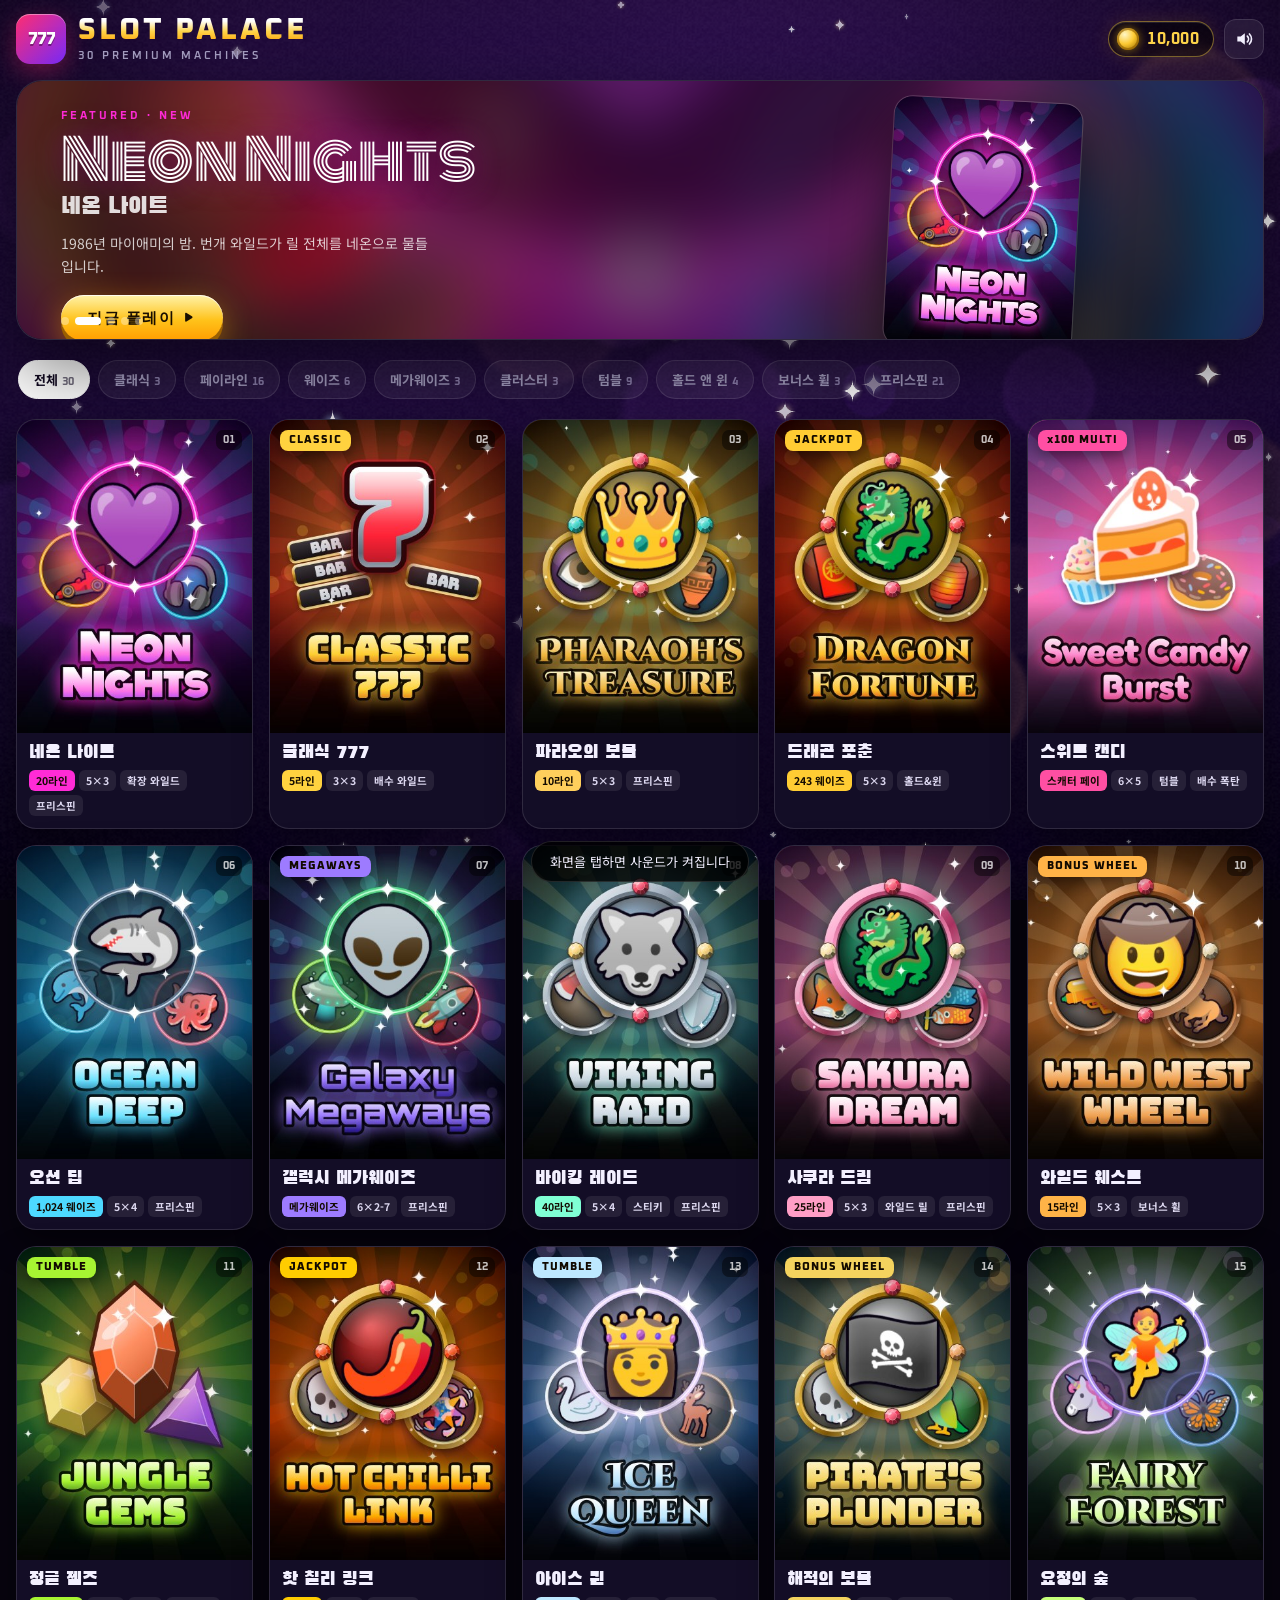
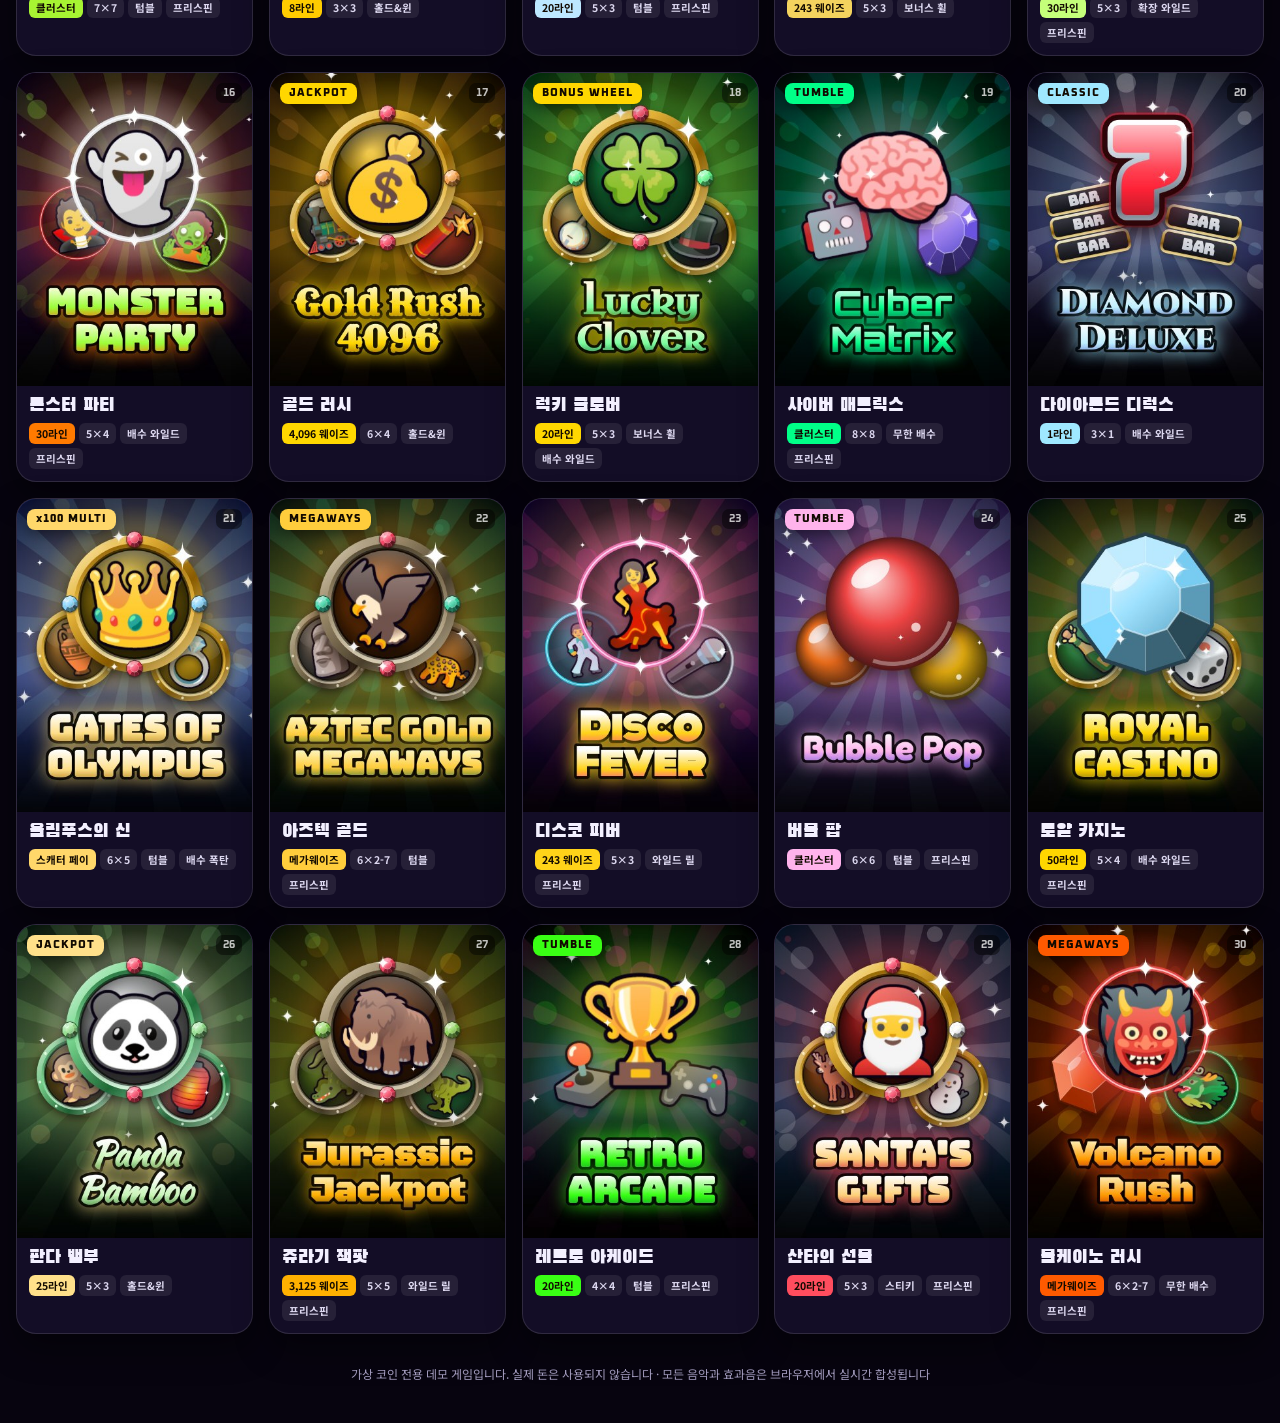
<file: index.html>
<!doctype html>
<html lang="ko">
<head>
  <meta charset="utf-8">
  <meta name="viewport" content="width=device-width, initial-scale=1, viewport-fit=cover, user-scalable=no">
  <meta name="theme-color" content="#07040f">
  <link rel="manifest" href="manifest.webmanifest">
  <link rel="icon" type="image/png" sizes="192x192" href="icons/icon-192.png">
  <link rel="apple-touch-icon" href="icons/apple-touch-icon.png">
  <meta name="apple-mobile-web-app-capable" content="yes">
  <meta name="mobile-web-app-capable" content="yes">
  <meta name="apple-mobile-web-app-status-bar-style" content="black-translucent">
  <meta name="apple-mobile-web-app-title" content="Slot Palace">
  <title>Slot Palace 30</title>
  <meta name="description" content="30종의 프리미엄 HTML5 슬롯머신 — 페이라인, 웨이즈, 메가웨이즈, 클러스터, 텀블, 홀드 앤 윈, 보너스 휠. WebGL 배경과 실시간 합성 사운드.">
  <link rel="preconnect" href="https://fonts.googleapis.com">
  <link rel="preconnect" href="https://fonts.gstatic.com" crossorigin>
  <link href="https://fonts.googleapis.com/css2?family=Bangers&family=Black+Han+Sans&family=Black+Ops+One&family=Bungee&family=Cinzel:wght@700;900&family=Cinzel+Decorative:wght@700;900&family=Creepster&family=Fredoka:wght@500;700&family=Kaushan+Script&family=Monoton&family=Mountains+of+Christmas:wght@700&family=Noto+Sans+KR:wght@400;500;700;900&family=Orbitron:wght@700;900&family=Oxanium:wght@600;700;800&family=Pirata+One&family=Playfair+Display:wght@700;900&family=Press+Start+2P&family=Righteous&family=Rye&family=Uncial+Antiqua&display=swap" rel="stylesheet">
  <link rel="stylesheet" href="css/style.css">
</head>
<body>
  <canvas id="bgl" aria-hidden="true"></canvas>
  <canvas id="amb" aria-hidden="true"></canvas>

  <!-- Lobby -->
  <main id="lobby" class="lobby">
    <header class="topbar">
      <div class="brand">
        <div class="brand-mark">777</div>
        <div class="brand-text">
          <h1>SLOT PALACE</h1>
          <p>30 PREMIUM MACHINES</p>
        </div>
      </div>
      <div class="top-right">
        <div class="wallet"><span class="coin-ico"></span><span class="js-balance">0</span></div>
        <button class="icon-btn js-sound" aria-label="사운드 설정"><svg viewBox="0 0 24 24"><path d="M4 9v6h4l5 4V5L8 9H4z"/><path class="wave" d="M16 8.5a5 5 0 0 1 0 7M18.5 6a8.5 8.5 0 0 1 0 12" fill="none" stroke-width="2" stroke-linecap="round"/></svg></button>
      </div>
    </header>
    <section class="hero" id="hero"></section>
    <nav class="filters" id="filters"></nav>
    <section class="grid" id="cards"></section>
    <footer class="lobby-foot">가상 코인 전용 데모 게임입니다. 실제 돈은 사용되지 않습니다 · 모든 음악과 효과음은 브라우저에서 실시간 합성됩니다</footer>
  </main>

  <!-- Game -->
  <section id="game" class="game hidden">
    <header class="g-top">
      <button class="icon-btn js-back" aria-label="로비로"><svg viewBox="0 0 24 24"><path d="M15 5l-7 7 7 7" fill="none" stroke-width="2.6" stroke-linecap="round" stroke-linejoin="round"/></svg></button>
      <div class="wallet"><span class="coin-ico"></span><span class="js-balance">0</span></div>
      <div class="g-right">
        <button class="icon-btn js-pay" aria-label="배당표"><svg viewBox="0 0 24 24"><circle cx="12" cy="12" r="9" fill="none" stroke-width="2"/><path d="M12 11v6" stroke-width="2.4" stroke-linecap="round"/><circle cx="12" cy="7.6" r="1.4"/></svg></button>
        <button class="icon-btn js-sound" aria-label="사운드 설정"><svg viewBox="0 0 24 24"><path d="M4 9v6h4l5 4V5L8 9H4z"/><path class="wave" d="M16 8.5a5 5 0 0 1 0 7M18.5 6a8.5 8.5 0 0 1 0 12" fill="none" stroke-width="2" stroke-linecap="round"/></svg></button>
      </div>
    </header>
    <div class="g-logo">
      <h2 class="logo js-logo"></h2>
      <div class="logo-kr js-name"></div>
    </div>
    <div class="g-info js-info"></div>
    <div class="g-stage js-stage">
      <div class="cab js-cab">
        <div class="frame js-frame">
          <div class="led led-top"></div>
          <canvas class="reels js-reels"></canvas>
          <div class="frame-glare"></div>
          <div class="win-banner js-banner" aria-live="polite">
            <div class="wb-rays"></div>
            <div class="wb-label js-wb-label">WIN</div>
            <div class="wb-amt js-wb-amt">0</div>
          </div>
          <div class="led led-bot"></div>
          <i class="bolt b1"></i><i class="bolt b2"></i><i class="bolt b3"></i><i class="bolt b4"></i>
        </div>
        <div class="lever js-lever hidden" role="button" tabindex="0" aria-label="레버를 당겨 스핀">
          <div class="lever-housing"></div>
          <div class="lever-shaft js-lever-shaft"></div>
          <div class="lever-knob js-lever-knob"></div>
          <div class="lever-pivot"></div>
        </div>
      </div>
    </div>
    <div class="g-msg js-msg"></div>
    <footer class="dock">
      <div class="dock-stat bet">
        <span class="lbl">BET</span>
        <div class="stepper">
          <button class="step js-bet-down" aria-label="베팅 감소"><svg viewBox="0 0 24 24"><path d="M6 12h12" stroke-width="3" stroke-linecap="round"/></svg></button>
          <span class="val js-bet">100</span>
          <button class="step js-bet-up" aria-label="베팅 증가"><svg viewBox="0 0 24 24"><path d="M6 12h12M12 6v12" stroke-width="3" stroke-linecap="round"/></svg></button>
        </div>
      </div>
      <div class="dock-center">
        <button class="round-btn js-auto" aria-label="자동 스핀"><svg viewBox="0 0 24 24"><path d="M8 5v14l11-7z"/></svg><small class="js-auto-label">AUTO</small></button>
        <button class="pull-hint js-pull-hint hidden" aria-label="레버 당기기"><span>PULL</span><svg viewBox="0 0 24 24"><path d="M12 4v13M6 12l6 6 6-6" fill="none" stroke-width="2.6" stroke-linecap="round" stroke-linejoin="round"/></svg></button>
        <button class="spin-btn js-spin" aria-label="스핀 (Space)">
          <span class="spin-ring"></span>
          <svg class="spin-ico" viewBox="0 0 48 48"><path d="M24 8a16 16 0 1 1-14.4 9" fill="none" stroke-width="5" stroke-linecap="round"/><path d="M4 12l6 6 6-7z"/></svg>
          <small class="js-spin-label">SPIN</small>
        </button>
        <button class="round-btn js-turbo" aria-label="터보"><svg viewBox="0 0 24 24"><path d="M13 2L4 14h6l-1 8 9-12h-6z"/></svg><small>TURBO</small></button>
      </div>
      <div class="dock-stat win">
        <span class="lbl">WIN</span>
        <span class="val js-win">0</span>
      </div>
    </footer>
    <div class="auto-menu hidden js-auto-menu">
      <button data-n="10">10</button><button data-n="25">25</button><button data-n="50">50</button><button data-n="100">100</button><button data-n="9999">∞</button>
    </div>
  </section>

  <div id="overlays"></div>
  <canvas id="fx" aria-hidden="true"></canvas>

  <div id="sound-panel" class="sound-panel hidden">
    <h3>사운드</h3>
    <div class="vol-row"><label for="snd-music">배경 음악</label><input type="range" id="snd-music" min="0" max="100" step="1" value="80"><output for="snd-music">80</output></div>
    <div class="vol-row"><label for="snd-sfx">효과음</label><input type="range" id="snd-sfx" min="0" max="100" step="1" value="100"><output for="snd-sfx">100</output></div>
    <div class="vol-row"><label for="snd-amb">카지노 분위기음</label><input type="range" id="snd-amb" min="0" max="100" step="1" value="80"><output for="snd-amb">80</output></div>
  </div>
  <div id="tap-hint" class="tap-hint">화면을 탭하면 사운드가 켜집니다</div>

  <script src="js/util.js"></script>
  <script src="js/engine.js"></script>
  <script src="js/machines.js"></script>
  <script src="js/calibration.js"></script>
  <script src="js/audio.js"></script>
  <script src="js/art.js"></script>
  <script src="js/bg.js"></script>
  <script src="js/fx.js"></script>
  <script src="js/render.js"></script>
  <script src="js/game.js"></script>
  <script src="js/app.js"></script>
</body>
</html>
</file>
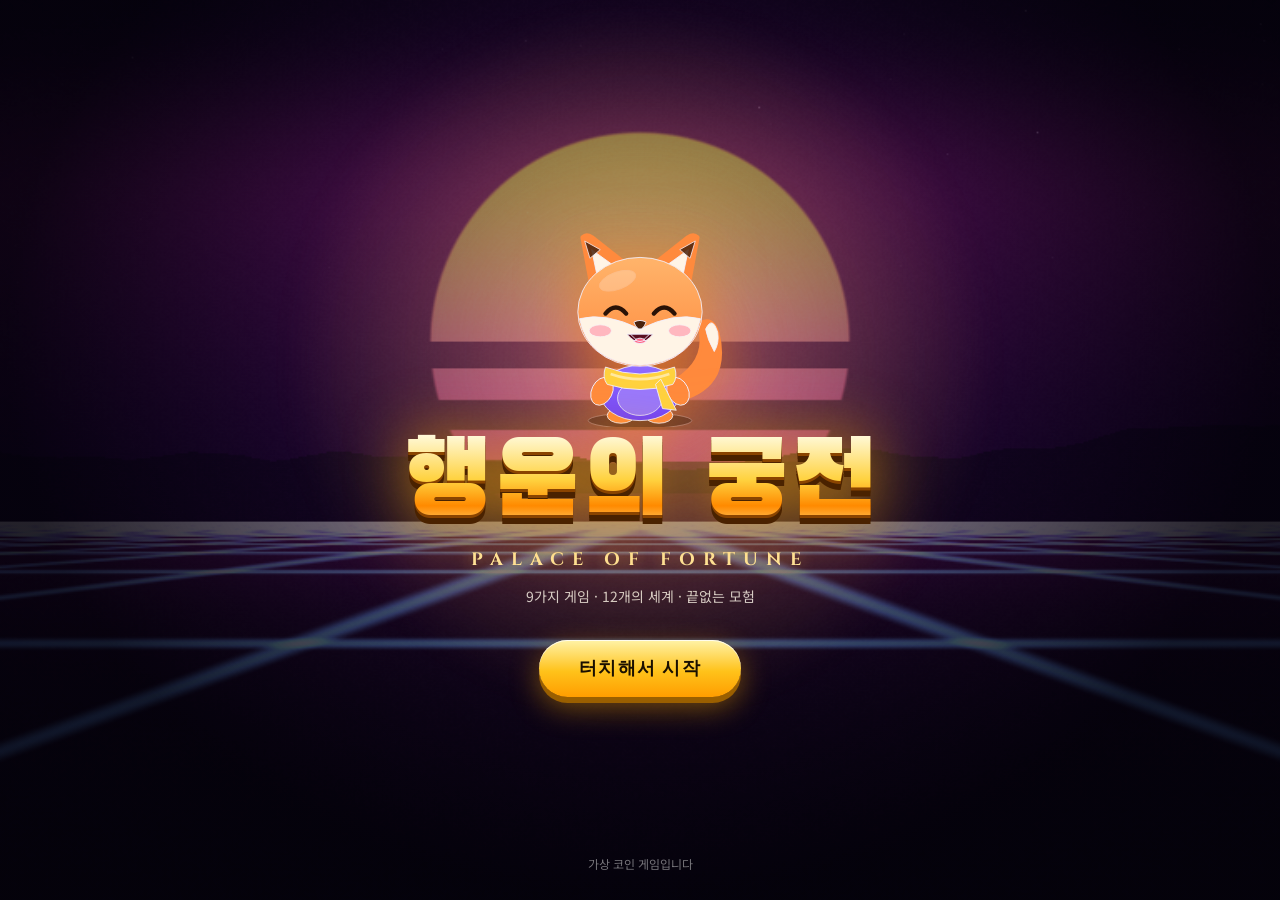
<file: quest/index.html>
<!doctype html>
<html lang="ko">
<head>
  <meta charset="utf-8">
  <meta name="viewport" content="width=device-width, initial-scale=1, viewport-fit=cover, user-scalable=no">
  <meta name="theme-color" content="#07040f">
  <link rel="manifest" href="manifest.webmanifest">
  <link rel="icon" type="image/png" sizes="192x192" href="icons/icon-192.png">
  <link rel="apple-touch-icon" href="icons/apple-touch-icon.png">
  <meta name="apple-mobile-web-app-capable" content="yes">
  <meta name="mobile-web-app-capable" content="yes">
  <meta name="apple-mobile-web-app-status-bar-style" content="black-translucent">
  <meta name="apple-mobile-web-app-title" content="행운의 궁전">
  <title>행운의 궁전</title>
  <meta name="description" content="팡팡·사천성·틀린그림·버블·벽돌깨기·블록·새총·탑쌓기·슬롯이 하나의 이야기로 이어지는 퍼즐 어드벤처">
  <link rel="preconnect" href="https://fonts.googleapis.com">
  <link rel="preconnect" href="https://fonts.gstatic.com" crossorigin>
  <link href="https://fonts.googleapis.com/css2?family=Bangers&family=Black+Han+Sans&family=Black+Ops+One&family=Bungee&family=Cinzel:wght@700;900&family=Cinzel+Decorative:wght@700;900&family=Creepster&family=Fredoka:wght@500;700&family=Kaushan+Script&family=Monoton&family=Mountains+of+Christmas:wght@700&family=Noto+Sans+KR:wght@400;500;700;900&family=Orbitron:wght@700;900&family=Oxanium:wght@600;700;800&family=Pirata+One&family=Playfair+Display:wght@700;900&family=Press+Start+2P&family=Righteous&family=Rye&family=Uncial+Antiqua&display=swap" rel="stylesheet">
  <link rel="stylesheet" href="css/slot.css">
  <link rel="stylesheet" href="css/quest.css">
</head>
<body>
  <canvas id="bgl" aria-hidden="true"></canvas>
  <canvas id="amb" aria-hidden="true"></canvas>

  <!-- title -->
  <section id="title" class="title-screen">
    <div class="ts-glow"></div>
    <div class="ts-fox js-tsfox"></div>
    <h1 class="ts-logo">행운의 궁전</h1>
    <p class="ts-sub">PALACE OF FORTUNE</p>
    <p class="ts-tag">9가지 게임 · 12개의 세계 · 끝없는 모험</p>
    <button class="cta ts-start" id="ts-start">터치해서 시작</button>
    <p class="ts-foot">가상 코인 게임입니다</p>
  </section>

  <!-- stage map -->
  <section id="map" class="map-screen hidden">
    <header class="q-top">
      <button class="icon-btn js-menu" aria-label="메뉴"><svg viewBox="0 0 24 24"><path d="M4 7h16M4 12h16M4 17h16" fill="none" stroke-width="2.4" stroke-linecap="round"/></svg></button>
      <div class="q-level js-level"><b class="js-lv">1</b><i><em class="js-xp"></em></i></div>
      <button class="wallet q-wallet js-shop"><span class="coin-ico"></span><span class="js-balance">0</span><span class="plus">+</span></button>
      <button class="q-league js-leaguebtn js-league" aria-label="주간 리그"></button>
      <button class="icon-btn js-quests" aria-label="퀘스트"><svg viewBox="0 0 24 24"><path d="M6 3h9l3 3v15H6z" fill="none" stroke-width="2"/><path d="M9 10h6M9 14h6M9 18h4" fill="none" stroke-width="2" stroke-linecap="round"/></svg><span class="dot js-qdot hidden"></span></button>
      <button class="icon-btn js-sound" aria-label="사운드 설정"><svg viewBox="0 0 24 24"><path d="M4 9v6h4l5 4V5L8 9H4z"/><path class="wave" d="M16 8.5a5 5 0 0 1 0 7M18.5 6a8.5 8.5 0 0 1 0 12" fill="none" stroke-width="2" stroke-linecap="round"/></svg></button>
    </header>
    <div class="map-host js-map"></div>
  </section>

  <!-- puzzle screen -->
  <section id="play" class="play hidden">
    <header class="q-top">
      <button class="icon-btn js-menu" aria-label="메뉴"><svg viewBox="0 0 24 24"><path d="M4 7h16M4 12h16M4 17h16" fill="none" stroke-width="2.4" stroke-linecap="round"/></svg></button>
      <div class="q-level js-level"><b class="js-lv">1</b><i><em class="js-xp"></em></i></div>
      <button class="wallet q-wallet js-shop"><span class="coin-ico"></span><span class="js-balance">0</span><span class="plus">+</span></button>
      <button class="q-league js-leaguebtn js-league" aria-label="주간 리그"></button>
      <button class="icon-btn js-quests" aria-label="퀘스트"><svg viewBox="0 0 24 24"><path d="M6 3h9l3 3v15H6z" fill="none" stroke-width="2"/><path d="M9 10h6M9 14h6M9 18h4" fill="none" stroke-width="2" stroke-linecap="round"/></svg><span class="dot js-qdot hidden"></span></button>
      <button class="icon-btn js-sound" aria-label="사운드 설정"><svg viewBox="0 0 24 24"><path d="M4 9v6h4l5 4V5L8 9H4z"/><path class="wave" d="M16 8.5a5 5 0 0 1 0 7M18.5 6a8.5 8.5 0 0 1 0 12" fill="none" stroke-width="2" stroke-linecap="round"/></svg></button>
    </header>
    <div class="q-chapter js-chapter"></div>
    <div class="mg-host js-mg"></div>
  </section>

  <!-- Game -->
  <section id="game" class="game hidden">
    <header class="g-top">
      <button class="icon-btn js-back" aria-label="로비로"><svg viewBox="0 0 24 24"><path d="M15 5l-7 7 7 7" fill="none" stroke-width="2.6" stroke-linecap="round" stroke-linejoin="round"/></svg></button>
      <div class="wallet"><span class="coin-ico"></span><span class="js-balance">0</span></div>
      <div class="g-right">
        <button class="icon-btn js-pay" aria-label="배당표"><svg viewBox="0 0 24 24"><circle cx="12" cy="12" r="9" fill="none" stroke-width="2"/><path d="M12 11v6" stroke-width="2.4" stroke-linecap="round"/><circle cx="12" cy="7.6" r="1.4"/></svg></button>
        <button class="icon-btn js-sound" aria-label="사운드 설정"><svg viewBox="0 0 24 24"><path d="M4 9v6h4l5 4V5L8 9H4z"/><path class="wave" d="M16 8.5a5 5 0 0 1 0 7M18.5 6a8.5 8.5 0 0 1 0 12" fill="none" stroke-width="2" stroke-linecap="round"/></svg></button>
      </div>
    </header>
    <div class="g-logo">
      <h2 class="logo js-logo"></h2>
      <div class="logo-kr js-name"></div>
    </div>
    <div class="g-info js-info"></div>
    <div class="g-stage js-stage">
      <div class="cab js-cab">
        <div class="frame js-frame">
          <div class="led led-top"></div>
          <canvas class="reels js-reels"></canvas>
          <div class="frame-glare"></div>
          <div class="win-banner js-banner" aria-live="polite">
            <div class="wb-rays"></div>
            <div class="wb-label js-wb-label">WIN</div>
            <div class="wb-amt js-wb-amt">0</div>
          </div>
          <div class="led led-bot"></div>
          <i class="bolt b1"></i><i class="bolt b2"></i><i class="bolt b3"></i><i class="bolt b4"></i>
        </div>
        <div class="lever js-lever hidden" role="button" tabindex="0" aria-label="레버를 당겨 스핀">
          <div class="lever-housing"></div>
          <div class="lever-shaft js-lever-shaft"></div>
          <div class="lever-knob js-lever-knob"></div>
          <div class="lever-pivot"></div>
        </div>
      </div>
    </div>
    <div class="g-msg js-msg"></div>
    <footer class="dock">
      <div class="dock-stat bet">
        <span class="lbl">BET</span>
        <div class="stepper">
          <button class="step js-bet-down" aria-label="베팅 감소"><svg viewBox="0 0 24 24"><path d="M6 12h12" stroke-width="3" stroke-linecap="round"/></svg></button>
          <span class="val js-bet">100</span>
          <button class="step js-bet-up" aria-label="베팅 증가"><svg viewBox="0 0 24 24"><path d="M6 12h12M12 6v12" stroke-width="3" stroke-linecap="round"/></svg></button>
        </div>
      </div>
      <div class="dock-center">
        <button class="round-btn js-auto" aria-label="자동 스핀"><svg viewBox="0 0 24 24"><path d="M8 5v14l11-7z"/></svg><small class="js-auto-label">AUTO</small></button>
        <button class="pull-hint js-pull-hint hidden" aria-label="레버 당기기"><span>PULL</span><svg viewBox="0 0 24 24"><path d="M12 4v13M6 12l6 6 6-6" fill="none" stroke-width="2.6" stroke-linecap="round" stroke-linejoin="round"/></svg></button>
        <button class="spin-btn js-spin" aria-label="스핀 (Space)">
          <span class="spin-ring"></span>
          <svg class="spin-ico" viewBox="0 0 48 48"><path d="M24 8a16 16 0 1 1-14.4 9" fill="none" stroke-width="5" stroke-linecap="round"/><path d="M4 12l6 6 6-7z"/></svg>
          <small class="js-spin-label">SPIN</small>
        </button>
        <button class="round-btn js-turbo" aria-label="터보"><svg viewBox="0 0 24 24"><path d="M13 2L4 14h6l-1 8 9-12h-6z"/></svg><small>TURBO</small></button>
      </div>
      <div class="dock-stat win">
        <span class="lbl">WIN</span>
        <span class="val js-win">0</span>
      </div>
    </footer>
    <div class="auto-menu hidden js-auto-menu">
      <button data-n="10">10</button><button data-n="25">25</button><button data-n="50">50</button><button data-n="100">100</button><button data-n="9999">∞</button>
    </div>
  </section>

  <div class="slot-quest js-slotq hidden"></div>

  <div id="overlays"></div>
  <canvas id="fx" aria-hidden="true"></canvas>

  <div id="sound-panel" class="sound-panel hidden">
    <h3>사운드</h3>
    <div class="vol-row"><label for="snd-music">배경 음악</label><input type="range" id="snd-music" min="0" max="100" step="1" value="80"><output for="snd-music">80</output></div>
    <div class="vol-row"><label for="snd-sfx">효과음</label><input type="range" id="snd-sfx" min="0" max="100" step="1" value="100"><output for="snd-sfx">100</output></div>
    <div class="vol-row"><label for="snd-amb">분위기음</label><input type="range" id="snd-amb" min="0" max="100" step="1" value="80"><output for="snd-amb">80</output></div>
  </div>

  <script src="js/util.js"></script>
  <script src="js/config.js"></script>
  <script src="js/engine.js"></script>
  <script src="js/machines.js"></script>
  <script src="js/calibration.js"></script>
  <script src="js/audio.js"></script>
  <script src="js/art.js"></script>
  <script src="js/bg.js"></script>
  <script src="js/fx.js"></script>
  <script src="js/render.js"></script>
  <script src="js/game.js"></script>
  <script src="js/shisen.js"></script>
  <script src="js/spotdiff.js"></script>
  <script src="js/games/common.js"></script>
  <script src="js/games/legacy.js"></script>
  <script src="js/games/match3.js"></script>
  <script src="js/games/bubble.js"></script>
  <script src="js/games/brick.js"></script>
  <script src="js/games/block.js"></script>
  <script src="js/games/sling.js"></script>
  <script src="js/games/stack.js"></script>
  <script src="js/chara.js"></script>
  <script src="js/cinema.js"></script>
  <script src="js/story.js"></script>
  <script src="js/map.js"></script>
  <script src="js/league.js"></script>
  <script src="js/challenge.js"></script>
  <script src="js/shop.js"></script>
  <script src="js/main.js"></script>
  <script>document.querySelector('.js-tsfox').innerHTML = Chara.svg('lumi', 'joy');</script>
</body>
</html>
</file>
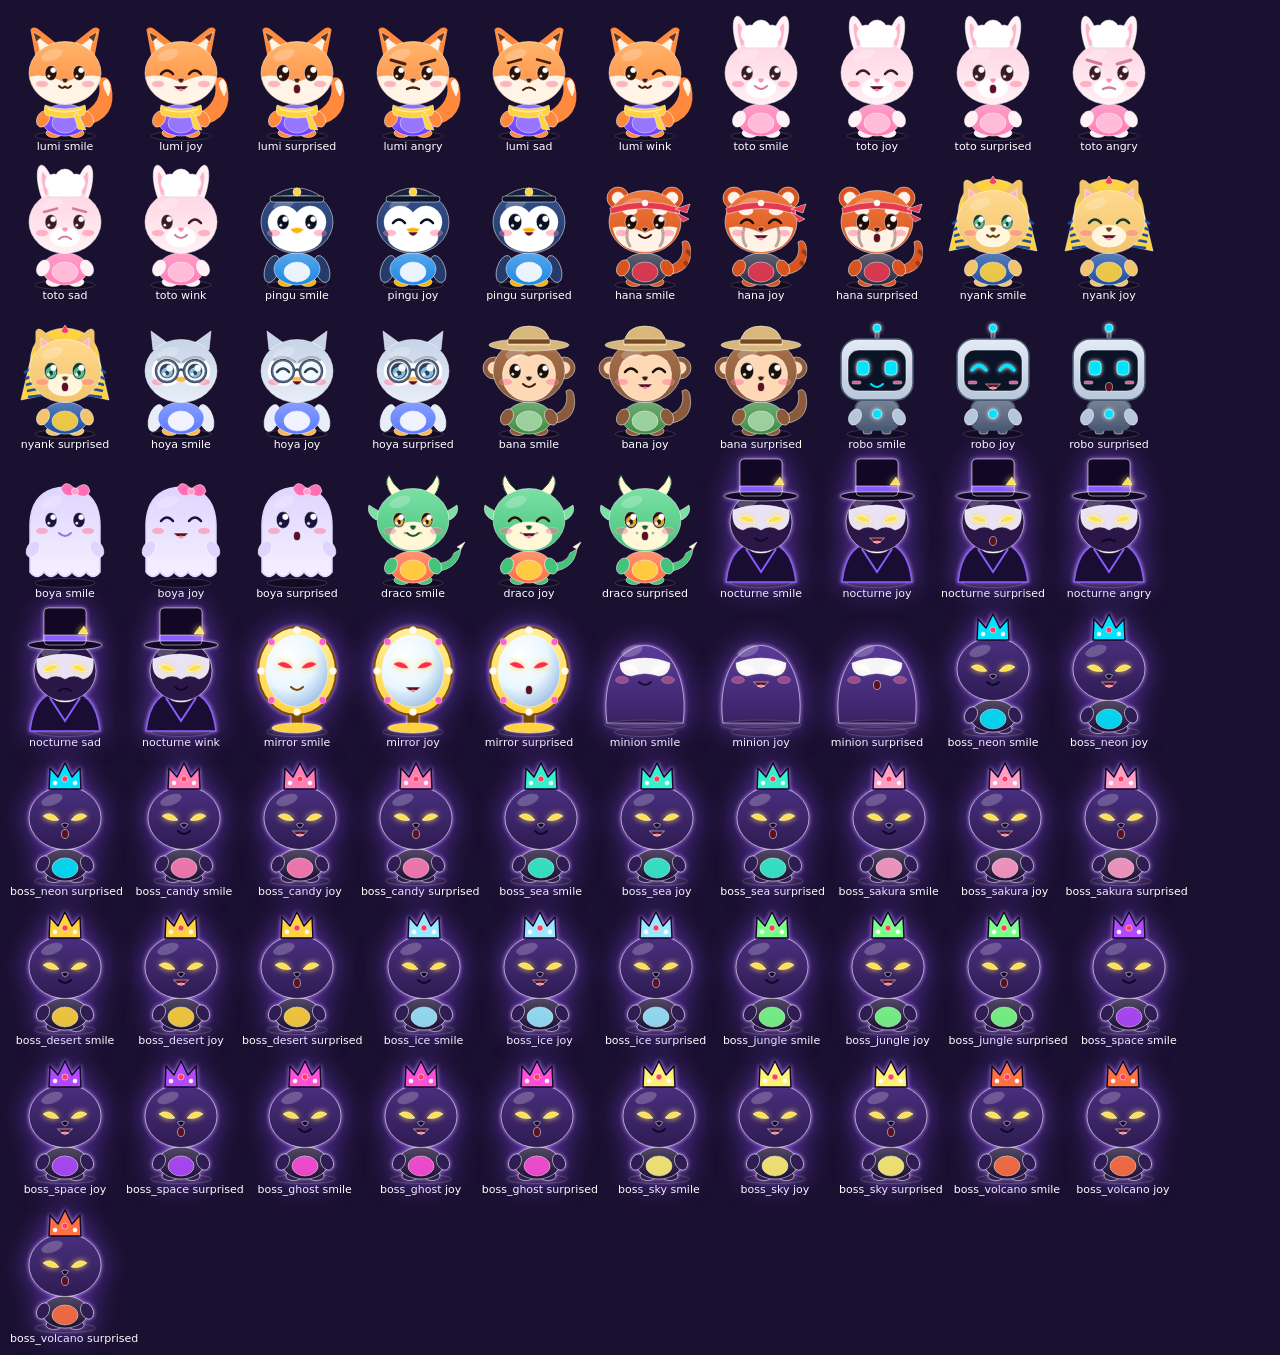
<file: quest/dev/chars.html>
<!doctype html><meta charset="utf-8"><link rel="stylesheet" href="../css/slot.css"><link rel="stylesheet" href="../css/quest.css">
<body style="background:#1a1030;overflow:auto"><div id="g" style="display:flex;flex-wrap:wrap;gap:6px;padding:10px"></div>
<script src="../js/util.js"></script><script src="../js/chara.js"></script>
<script>const g=document.getElementById('g');Object.keys(Chara.CH).forEach(id=>['smile','joy','surprised','angry','sad','wink'].forEach((e,i)=>{if(i>2&&!['lumi','nocturne','toto'].includes(id))return;const d=Chara.el(id,e);d.style.width='110px';const w=document.createElement('div');w.style.cssText='text-align:center;color:#fff;font-size:11px';w.append(d,id+' '+e);g.append(w);}));</script>
</file>
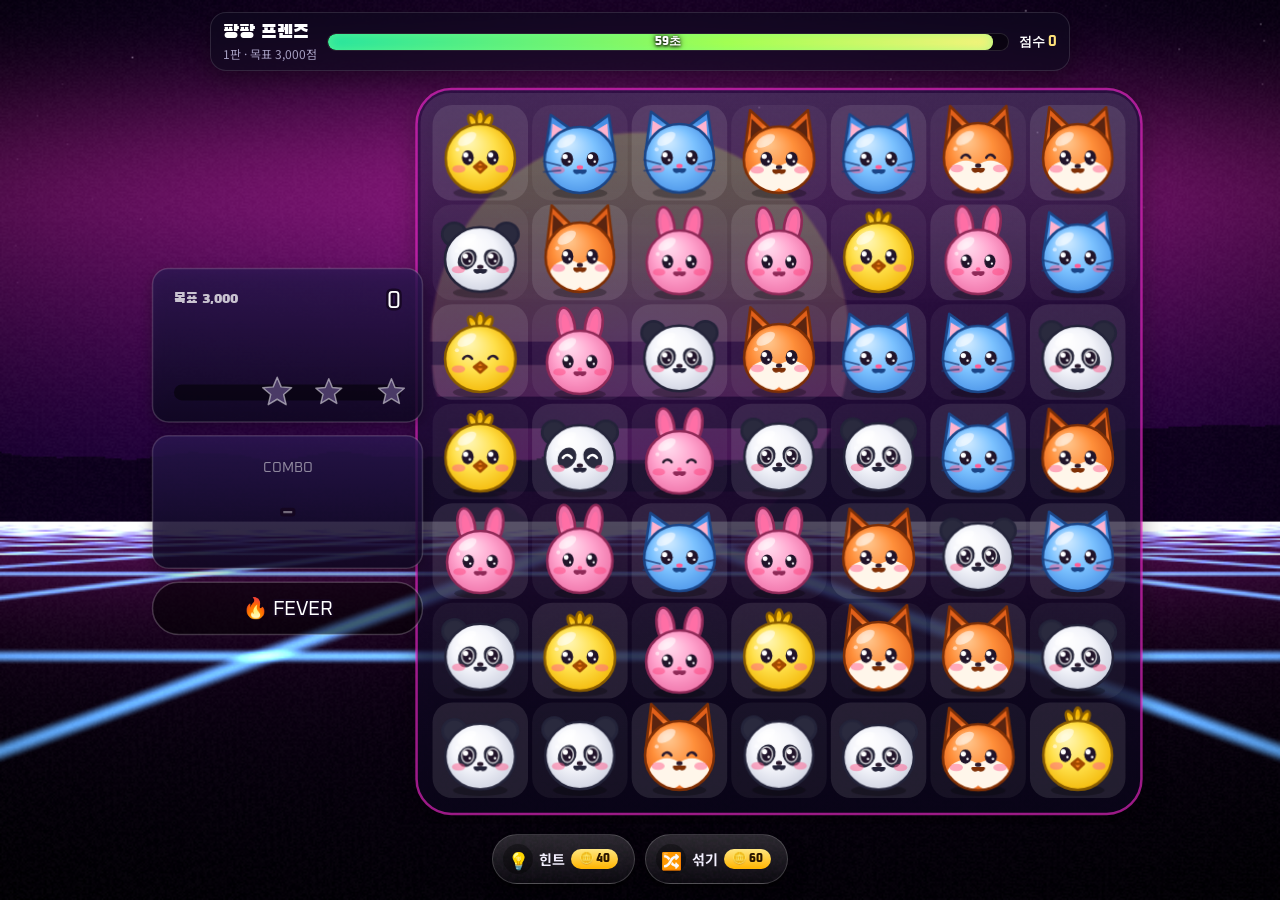
<file: quest/dev/game.html>
<!doctype html>
<html lang="ko">
<head>
  <meta charset="utf-8">
  <meta name="viewport" content="width=device-width, initial-scale=1, viewport-fit=cover, user-scalable=no">
  <title>Mini-game harness</title>
  <link href="https://fonts.googleapis.com/css2?family=Black+Han+Sans&family=Bungee&family=Noto+Sans+KR:wght@400;500;700;900&family=Oxanium:wght@600;700;800&display=swap" rel="stylesheet">
  <link rel="stylesheet" href="../css/slot.css">
  <link rel="stylesheet" href="../css/quest.css">
</head>
<body>
  <!-- Dev harness: ../dev/game.html?g=match3&stage=1&hall=0
       Mounts window.QuestGames[g] exactly like the real game does, with a fake wallet. -->
  <canvas id="bgl"></canvas><canvas id="amb"></canvas>
  <section id="play" class="play">
    <div class="mg-host js-mg"></div>
  </section>
  <div id="overlays"></div>
  <canvas id="fx"></canvas>
  <script src="../js/util.js"></script>
  <script src="../js/config.js"></script>
  <script src="../js/engine.js"></script>
  <script src="../js/machines.js"></script>
  <script src="../js/calibration.js"></script>
  <script src="../js/audio.js"></script>
  <script src="../js/art.js"></script>
  <script src="../js/bg.js"></script>
  <script src="../js/fx.js"></script>
  <script src="../js/games/common.js"></script>
  <script>
    const q = new URLSearchParams(location.search);
    const g = q.get('g') || 'match3', stage = +(q.get('stage') || 1), hall = +(q.get('hall') || 0);
    const s = document.createElement('script');
    s.src = '../js/games/' + g + '.js?' + Date.now();
    s.onload = boot;
    document.body.appendChild(s);
    function boot() {
      const M = window.MACHINES, cfg = M[hall % M.length];
      const m = SlotEngine.prepare(cfg, window.SLOT_CALIBRATION);
      const shader = new ShaderBG(document.getElementById('bgl')), amb = new SlotAmbient(document.getElementById('amb')), fx = new SlotFx(document.getElementById('fx'));
      shader.setTheme(cfg.theme); amb.setTheme(cfg.theme);
      document.documentElement.style.setProperty('--accent', cfg.theme.accent); document.documentElement.style.setProperty('--accent2', cfg.theme.accent2);
      SlotAudio.setMachine && SlotAudio.setMachine(m);
      ['pointerdown', 'keydown'].forEach((ev) => document.addEventListener(ev, () => SlotAudio.init(), { passive: true }));
      window.coins = 100000; window.events = []; window.result = null;
      const Game = window.QuestGames[g];
      const host = document.querySelector('.js-mg');
      host.className = 'mg-host js-mg ' + g;
      const params = Game.params(stage, QuestConfig);
      window.params = params;
      window.G = new Game(host, {
        params, stage, seed: U.hashStr('dev-' + g + '-' + stage), m, fx, theme: cfg.theme, machineId: cfg.id,
        spend: (c) => { if (window.coins < c) return false; window.coins -= c; return true; },
        onEvent: (type, d) => window.events.push([type, d]),
        onEnd: (r) => { window.result = r; console.log('END', JSON.stringify(r)); },
      });
      let last = performance.now();
      const frame = (t) => { const dt = Math.min(0.05, (t - last) / 1000); last = t; shader.draw(t, dt); amb.draw(t, dt); fx.draw(t, dt); requestAnimationFrame(frame); };
      requestAnimationFrame(frame);
      requestAnimationFrame(() => { G.layout(); G.start(); });
    }
  </script>
</body>
</html>
</file>
<file: css/style.css>
/* Slot Palace 30 — dark casino UI.
   Layout: one-screen game (logo / reel window / glass dock) + scrolling lobby (hero + poster grid). */
@property --ang { syntax: '<angle>'; initial-value: 0deg; inherits: false; }
:root {
  color-scheme: dark;
  --ink: #07040f;
  --panel: rgba(14, 10, 30, 0.62);
  --panel-solid: #130d26;
  --line: rgba(255, 255, 255, 0.12);
  --text: #f3f0ff;
  --muted: #a69fc2;
  --gold: #ffd54a;
  --gold-deep: #b77a00;
  --accent: #ff4fd8;
  --accent2: #00e5ff;
  --frame1: #ff4fd8;
  --frame2: #00e5ff;
  --logo1: #ffffff;
  --logo2: #ff7ae6;
  --logo3: #7a00ff;
  --title-font: 'Bungee', sans-serif;
  --ui: 'Noto Sans KR', system-ui, -apple-system, sans-serif;
  --num: 'Oxanium', 'Bungee', sans-serif;
  --kr: 'Black Han Sans', 'Noto Sans KR', sans-serif;
}
* { box-sizing: border-box; -webkit-tap-highlight-color: transparent; }
html, body { margin: 0; height: 100%; }
body { background: var(--ink); color: var(--text); font-family: var(--ui); overflow-x: hidden; user-select: none; -webkit-user-select: none; }
button { font-family: inherit; color: inherit; cursor: pointer; border: 0; background: none; padding: 0; }
button:focus-visible { outline: 2px solid var(--accent2); outline-offset: 3px; }
svg { fill: currentColor; stroke: currentColor; }
.hidden { display: none !important; }
#bgl, #amb { position: fixed; inset: 0; width: 100%; height: 100%; z-index: 0; pointer-events: none; }
#bgl { background: #0a0618; }
#fx { position: fixed; inset: 0; width: 100%; height: 100%; z-index: 60; pointer-events: none; }
#overlays { position: fixed; inset: 0; z-index: 50; pointer-events: none; }
#overlays > * { pointer-events: auto; }

/* ---------- shared ---------- */
.icon-btn {
  width: 40px; height: 40px; border-radius: 12px; display: grid; place-items: center;
  background: rgba(255, 255, 255, 0.07); border: 1px solid var(--line);
  backdrop-filter: blur(10px); -webkit-backdrop-filter: blur(10px);
  transition: background 0.2s, transform 0.15s;
}
.icon-btn svg { width: 20px; height: 20px; stroke-width: 0; }
.icon-btn svg path[fill='none'], .icon-btn svg circle[fill='none'] { stroke-width: 2; fill: none; }
.icon-btn:hover { background: rgba(255, 255, 255, 0.15); }
.icon-btn:active { transform: scale(0.92); }
.icon-btn.muted .wave { opacity: 0.2; }
.wallet {
  display: flex; align-items: center; gap: 8px; padding: 6px 14px 6px 8px; border-radius: 999px;
  background: linear-gradient(180deg, rgba(0, 0, 0, 0.6), rgba(20, 12, 0, 0.5));
  border: 1px solid rgba(255, 213, 74, 0.45);
  font: 700 16px/1 var(--num); color: var(--gold); letter-spacing: 0.5px; font-variant-numeric: tabular-nums;
  box-shadow: 0 0 20px rgba(255, 190, 0, 0.12), inset 0 1px 0 rgba(255, 255, 255, 0.1);
}
.coin-ico {
  width: 22px; height: 22px; border-radius: 50%; flex: none;
  background: radial-gradient(circle at 35% 30%, #fff7c8, #ffcc33 45%, #b8860b 80%);
  box-shadow: inset 0 0 0 2px rgba(140, 90, 0, 0.6), 0 0 10px rgba(255, 200, 0, 0.5);
}
.wallet.bump { animation: bump 0.45s; }
@keyframes bump { 40% { transform: scale(1.12); filter: brightness(1.4); } }

/* ---------- lobby ---------- */
.lobby { position: relative; z-index: 1; max-width: 1320px; margin: 0 auto; padding: 14px 16px 40px; }
.topbar { display: flex; align-items: center; justify-content: space-between; gap: 12px; margin-bottom: 16px; }
.brand { display: flex; align-items: center; gap: 12px; min-width: 0; }
.brand-mark {
  width: 50px; height: 50px; border-radius: 14px; display: grid; place-items: center; flex: none;
  font: 900 17px var(--num); color: #fff; letter-spacing: -1px;
  background: linear-gradient(135deg, #ff2d6f, #7b2bff); box-shadow: 0 8px 24px rgba(255, 45, 111, 0.35), inset 0 1px 0 rgba(255, 255, 255, 0.4);
  text-shadow: 0 2px 0 rgba(0, 0, 0, 0.35);
}
.brand-text h1 {
  margin: 0; font: 900 clamp(20px, 3.6vw, 30px)/1 var(--num); letter-spacing: 3px;
  background: linear-gradient(180deg, #fff 20%, #ffd54a 55%, #ff9d00); -webkit-background-clip: text; background-clip: text; color: transparent;
}
.brand-text p { margin: 4px 0 0; color: var(--muted); font: 600 11px var(--num); letter-spacing: 3px; }
.top-right { display: flex; gap: 10px; align-items: center; }

.hero {
  position: relative; overflow: hidden; border-radius: 26px; min-height: 260px; margin-bottom: 18px;
  border: 1px solid var(--line); background: var(--panel-solid);
  box-shadow: 0 30px 70px rgba(0, 0, 0, 0.5);
}
.hero-slide { position: absolute; inset: 0; display: grid; grid-template-columns: 1.1fr 0.9fr; align-items: center; opacity: 0; transition: opacity 0.8s; }
.hero-slide.on { opacity: 1; z-index: 1; }
.hero-bg { position: absolute; inset: -40px; background-size: cover; background-position: center; filter: blur(30px) saturate(1.4) brightness(0.5); transform: scale(1.15); }
.hero-copy { position: relative; padding: 28px clamp(18px, 4vw, 44px); min-width: 0; }
.hero-kicker { font: 700 11px var(--num); letter-spacing: 3px; color: var(--hero-accent); }
.hero-title { margin: 8px 0 4px; font-family: var(--hero-font); font-size: clamp(28px, 5vw, 56px); line-height: 1.02; color: #fff; text-shadow: 0 4px 24px rgba(0, 0, 0, 0.6), 0 0 30px var(--hero-glow); text-wrap: balance; }
.hero-kr { font: 400 clamp(17px, 2.2vw, 24px) var(--kr); color: rgba(255, 255, 255, 0.85); }
.hero-desc { margin: 10px 0 18px; max-width: 46ch; color: rgba(255, 255, 255, 0.78); font-size: 14px; line-height: 1.6; }
.hero-art { position: relative; height: 100%; display: grid; place-items: center; padding: 18px; }
.hero-art img { max-height: 250px; max-width: 100%; aspect-ratio: 3 / 4; object-fit: cover; border-radius: 18px; box-shadow: 0 20px 50px rgba(0, 0, 0, 0.6), 0 0 0 1px rgba(255, 255, 255, 0.2); transform: rotate(3deg); animation: heroFloat 5s ease-in-out infinite; }
@keyframes heroFloat { 50% { transform: rotate(1deg) translateY(-8px); } }
.hero-dots { position: absolute; z-index: 2; bottom: 14px; left: clamp(18px, 4vw, 44px); display: flex; gap: 6px; }
.hero-dots button { width: 8px; height: 8px; border-radius: 99px; background: rgba(255, 255, 255, 0.35); transition: width 0.3s, background 0.3s; }
.hero-dots button.on { width: 26px; background: #fff; }
.cta {
  display: inline-flex; align-items: center; gap: 8px; padding: 13px 26px; border-radius: 999px;
  font: 800 15px var(--num); letter-spacing: 1.5px; color: #1a0f00;
  background: linear-gradient(180deg, #fff3a8, #ffc21a 55%, #ff9d00);
  box-shadow: 0 6px 0 #9a5f00, 0 10px 30px rgba(255, 170, 0, 0.45), inset 0 1px 0 rgba(255, 255, 255, 0.8);
  position: relative; overflow: hidden; transition: transform 0.15s;
}
.cta::after { content: ''; position: absolute; inset: 0; background: linear-gradient(110deg, transparent 30%, rgba(255, 255, 255, 0.7) 50%, transparent 70%); transform: translateX(-120%); animation: sweep 2.6s infinite; }
.cta:active { transform: translateY(3px); box-shadow: 0 3px 0 #9a5f00; }
@keyframes sweep { 60%, 100% { transform: translateX(120%); } }

.filters { display: flex; gap: 8px; overflow-x: auto; padding: 2px 2px 8px; margin-bottom: 12px; scrollbar-width: none; }
.filters::-webkit-scrollbar { display: none; }
.chip {
  white-space: nowrap; padding: 9px 15px; border-radius: 999px; font-size: 13px; font-weight: 700;
  background: rgba(255, 255, 255, 0.06); border: 1px solid var(--line); color: var(--muted); transition: all 0.2s;
}
.chip .n { font: 700 11px var(--num); opacity: 0.6; margin-left: 4px; }
.chip.on { background: #fff; color: #120a22; border-color: #fff; }

.grid { display: grid; grid-template-columns: repeat(auto-fill, minmax(200px, 1fr)); gap: 16px; }
.card {
  position: relative; border-radius: 20px; overflow: hidden; text-align: left;
  background: var(--panel-solid); border: 1px solid var(--line);
  box-shadow: 0 14px 34px rgba(0, 0, 0, 0.45);
  transform: perspective(800px) rotateX(var(--rx, 0deg)) rotateY(var(--ry, 0deg));
  transition: transform 0.25s, box-shadow 0.25s, border-color 0.25s;
  animation: cardIn 0.6s both;
  display: flex; flex-direction: column; justify-content: flex-start; align-items: stretch;
}
@keyframes cardIn { from { opacity: 0; transform: translateY(24px) scale(0.96); } }
.card:hover { border-color: var(--card-accent); box-shadow: 0 24px 50px rgba(0, 0, 0, 0.55), 0 0 36px var(--card-glow); }
.card-poster { position: relative; aspect-ratio: 3 / 4; background: var(--card-bg); }
.card-poster img { position: absolute; inset: 0; width: 100%; height: 100%; object-fit: cover; }
.card-poster::after { content: ''; position: absolute; inset: 0; background: linear-gradient(110deg, transparent 35%, rgba(255, 255, 255, 0.28) 48%, transparent 60%); transform: translateX(-110%); transition: transform 0.8s; }
.card:hover .card-poster::after { transform: translateX(110%); }
.badge { position: absolute; top: 10px; left: 10px; z-index: 2; padding: 4px 9px; border-radius: 8px; font: 800 10.5px var(--num); letter-spacing: 1px; color: #120a00; background: var(--card-accent); box-shadow: 0 4px 14px rgba(0, 0, 0, 0.4); }
.card-no { position: absolute; top: 10px; right: 10px; z-index: 2; font: 700 11px var(--num); color: rgba(255, 255, 255, 0.75); background: rgba(0, 0, 0, 0.45); padding: 3px 7px; border-radius: 7px; }
.card-info { flex: 1; padding: 10px 12px 12px; display: flex; flex-direction: column; gap: 6px; }
.card-info h3 { margin: 0; font: 400 19px/1.1 var(--kr); }
.tags { display: flex; flex-wrap: wrap; gap: 4px; }
.tag { font-size: 10.5px; font-weight: 700; padding: 3px 7px; border-radius: 6px; background: rgba(255, 255, 255, 0.08); color: #ddd8f0; }
.tag.mech { background: var(--card-accent); color: #120a00; }
.lobby-foot { margin-top: 30px; text-align: center; color: var(--muted); font-size: 12px; line-height: 1.6; }

/* ---------- game ---------- */
.game {
  position: fixed; inset: 0; z-index: 2; display: flex; flex-direction: column; align-items: stretch;
  padding: env(safe-area-inset-top, 0px) env(safe-area-inset-right, 0px) env(safe-area-inset-bottom, 0px) env(safe-area-inset-left, 0px);
}
.game.shake { animation: shake 0.55s; }
@keyframes shake { 15% { transform: translate(-7px, 4px); } 30% { transform: translate(6px, -5px); } 45% { transform: translate(-5px, 3px); } 60% { transform: translate(4px, -2px); } 80% { transform: translate(-2px, 1px); } }
.g-top { display: flex; align-items: center; gap: 10px; padding: 10px 14px 0; }
.g-top .wallet { margin: 0 auto; }
.g-right { display: flex; gap: 8px; }
.g-logo { text-align: center; padding: 2px 12px 0; line-height: 1; }
.logo {
  position: relative; display: inline-block; margin: 0; font-family: var(--title-font); font-weight: 900;
  font-size: clamp(26px, 5.2vw, 56px); line-height: 1.05; letter-spacing: 1px; white-space: nowrap; max-width: 100%;
  background: linear-gradient(100deg, transparent 42%, rgba(255, 255, 255, 0.95) 50%, transparent 58%) , linear-gradient(180deg, var(--logo1) 10%, var(--logo2) 55%, var(--logo3) 100%);
  background-size: 260% 100%, 100% 100%; background-repeat: no-repeat;
  -webkit-background-clip: text; background-clip: text; color: transparent;
  animation: logoShine 5s ease-in-out infinite;
  filter: drop-shadow(0 3px 0 rgba(0, 0, 0, 0.55)) drop-shadow(0 0 18px var(--accent));
}
@keyframes logoShine { 0%, 55% { background-position: 130% 0, 0 0; } 100% { background-position: -30% 0, 0 0; } }
.logo-kr { margin-top: 2px; font: 400 clamp(13px, 1.7vw, 17px) var(--kr); color: rgba(255, 255, 255, 0.8); letter-spacing: 2px; text-shadow: 0 2px 8px rgba(0, 0, 0, 0.8); }
.g-info { min-height: 30px; display: flex; gap: 6px; flex-wrap: wrap; justify-content: center; align-items: center; padding: 6px 12px 2px; }
.pill {
  display: inline-flex; gap: 6px; align-items: center; padding: 5px 11px; border-radius: 999px;
  font: 700 11.5px var(--num); letter-spacing: 1px; color: #fff; font-variant-numeric: tabular-nums;
  background: rgba(0, 0, 0, 0.5); border: 1px solid rgba(255, 255, 255, 0.16);
  backdrop-filter: blur(8px); -webkit-backdrop-filter: blur(8px);
}
.pill.hot { background: linear-gradient(90deg, var(--accent), var(--accent2)); color: #0b0614; border-color: transparent; box-shadow: 0 0 18px color-mix(in srgb, var(--accent) 60%, transparent); }
.pill .ladder { display: inline-flex; gap: 2px; }
.pill .ladder b { padding: 1px 5px; border-radius: 6px; opacity: 0.45; }
.pill .ladder b.on { opacity: 1; background: var(--accent); color: #0b0614; box-shadow: 0 0 10px var(--accent); }
.g-stage { flex: 1; min-height: 0; display: flex; align-items: center; justify-content: center; padding: 6px 12px; }
.cab { position: relative; display: flex; align-items: center; gap: 8px; }
.cab::after { content: ''; position: absolute; left: 6%; right: 6%; bottom: -34px; height: 46px; border-radius: 50%; background: radial-gradient(ellipse at center, color-mix(in srgb, var(--accent) 55%, transparent), transparent 70%); filter: blur(10px); opacity: 0.75; pointer-events: none; z-index: -1; }
.g-stage { position: relative; }
.g-stage::before { content: ''; position: absolute; left: 50%; top: 50%; width: min(120vw, 1300px); height: 120%; transform: translate(-50%, -50%); background: radial-gradient(ellipse at center, color-mix(in srgb, var(--accent) 22%, transparent), transparent 62%); pointer-events: none; }
.frame {
  position: relative; padding: 12px; border-radius: 26px;
  background: linear-gradient(155deg, var(--frame1), color-mix(in srgb, var(--frame2) 70%, #000) 45%, var(--frame1) 75%, var(--frame2));
  box-shadow: inset 0 2px 0 rgba(255, 255, 255, 0.55), inset 0 -3px 0 rgba(0, 0, 0, 0.45), inset 0 0 0 1px rgba(255, 255, 255, 0.18), 0 34px 90px rgba(0, 0, 0, 0.8), 0 0 80px color-mix(in srgb, var(--accent) 38%, transparent);
  transition: box-shadow 0.4s;
}
.frame::before { content: ''; position: absolute; inset: 9px; border-radius: 18px; background: #000; box-shadow: 0 0 0 2px rgba(0, 0, 0, 0.55), 0 0 0 3px rgba(255, 255, 255, 0.25), inset 0 0 24px rgba(0, 0, 0, 0.9); }
.led { position: absolute; left: 34px; right: 34px; height: 4px; border-radius: 4px; z-index: 2; pointer-events: none;
  background: repeating-linear-gradient(90deg, var(--accent) 0 6px, transparent 6px 10px, var(--accent2) 10px 16px, transparent 16px 20px);
  background-size: 40px 100%; filter: drop-shadow(0 0 4px var(--accent)) drop-shadow(0 0 8px var(--accent2)); animation: led 1.2s linear infinite; opacity: 0.9; }
.led-top { top: 3px; }
.led-bot { bottom: 3px; animation-direction: reverse; }
.frame.win .led { animation-duration: 0.25s; opacity: 1; }
@keyframes led { to { background-position: 40px 0; } }
.bolt { position: absolute; width: 9px; height: 9px; border-radius: 50%; z-index: 2; background: radial-gradient(circle at 35% 30%, #fff, #b9c2cc 45%, #4a525c); box-shadow: 0 1px 2px rgba(0, 0, 0, 0.6); }
.bolt::after { content: ''; position: absolute; left: 2px; right: 2px; top: 4px; height: 1px; background: rgba(0, 0, 0, 0.5); transform: rotate(35deg); }
.b1 { left: 9px; top: 9px; } .b2 { right: 9px; top: 9px; } .b3 { left: 9px; bottom: 9px; } .b4 { right: 9px; bottom: 9px; }

/* centre win banner */
.win-banner { position: absolute; left: 50%; top: 50%; z-index: 5; transform: translate(-50%, -50%); display: none; flex-direction: column; align-items: center; pointer-events: auto; padding: 12px 48px 16px; min-width: 44%; }
.win-banner.show { display: flex; }
.win-banner::before { content: ''; position: absolute; inset: 0; border-radius: 999px; z-index: -1;
  border: 3px solid transparent;
  background: linear-gradient(180deg, rgba(14, 6, 32, 0.9), rgba(6, 2, 16, 0.78)) padding-box, linear-gradient(180deg, #fffbe0, var(--wb, #ffd23f) 35%, color-mix(in srgb, var(--wb, #ffd23f) 40%, #000) 65%, #fff3b0) border-box;
  box-shadow: 0 0 0 4px rgba(0, 0, 0, 0.35), 0 0 40px var(--wb, #ffd23f), inset 0 0 30px color-mix(in srgb, var(--wb, #ffd23f) 35%, transparent); }
.wb-rays { position: absolute; left: 50%; top: 50%; width: 260%; aspect-ratio: 1; transform: translate(-50%, -50%); z-index: -2; pointer-events: none;
  background: repeating-conic-gradient(from 0deg, color-mix(in srgb, var(--wb, #ffd23f) 45%, transparent) 0 7deg, transparent 7deg 20deg);
  -webkit-mask: radial-gradient(circle, #000 8%, transparent 60%); mask: radial-gradient(circle, #000 8%, transparent 60%); animation: wbspin 8s linear infinite; }
@keyframes wbspin { to { transform: translate(-50%, -50%) rotate(360deg); } }
.wb-label { font: 400 clamp(14px, 2.4vw, 26px)/1 'Bungee', sans-serif; letter-spacing: 3px; color: #fff; text-shadow: 0 0 12px var(--wb, #ffd23f), 0 2px 0 rgba(0, 0, 0, 0.6); }
.wb-amt { margin-top: 4px; font: 800 clamp(30px, 6.4vw, 72px)/1 var(--num); font-variant-numeric: tabular-nums; white-space: nowrap;
  background: linear-gradient(180deg, #ffffff 12%, #ffe27a 52%, #ff9d00); -webkit-background-clip: text; background-clip: text; color: transparent;
  filter: drop-shadow(0 2px 0 #7a4000) drop-shadow(0 3px 0 #3a1e00) drop-shadow(0 0 18px rgba(255, 190, 0, 0.6)); }
.win-banner.pop { animation: wbpop 0.6s cubic-bezier(0.2, 1.8, 0.4, 1); }
@keyframes wbpop { from { transform: translate(-50%, -50%) scale(0.3); opacity: 0; } }
.win-banner.t0 { --wb: #ffd23f; }
.win-banner.t1 { --wb: #3bff9a; }
.win-banner.t2 { --wb: #3bc8ff; }
.win-banner.t2 .wb-amt, .win-banner.t3 .wb-amt { font-size: clamp(36px, 7.6vw, 86px); }
.win-banner.t3 { --wb: #ff4fd8; }
.win-banner.t3 .wb-label { animation: pulse2 0.6s infinite; }
@keyframes pulse2 { 50% { transform: scale(1.08); } }

/* pull lever */
.lever { position: relative; flex: none; width: 56px; height: 260px; cursor: grab; touch-action: none; user-select: none; }
.lever.grab { cursor: grabbing; }
.lever-housing { position: absolute; left: 50%; top: 4%; bottom: 4%; width: 22px; transform: translateX(-50%); border-radius: 12px;
  background: linear-gradient(90deg, #22262c, #5a626c 40%, #1a1d22); box-shadow: inset 0 0 0 1px rgba(255, 255, 255, 0.15), inset 0 6px 10px rgba(0, 0, 0, 0.7), 0 6px 16px rgba(0, 0, 0, 0.6); }
.lever-housing::after { content: ''; position: absolute; left: 50%; top: 8px; bottom: 8px; width: 4px; transform: translateX(-50%); border-radius: 4px; background: #050608; box-shadow: inset 0 0 4px #000; }
.lever-shaft { position: absolute; left: 50%; width: 12px; transform: translateX(-50%); border-radius: 6px;
  background: linear-gradient(90deg, #6b737d, #ffffff 45%, #9aa3ad 60%, #3c434b); box-shadow: 0 0 6px rgba(0, 0, 0, 0.5); }
.lever-knob { position: absolute; left: 50%; top: 0; width: 52px; height: 52px; border-radius: 50%; z-index: 2;
  background: radial-gradient(circle at 34% 28%, #ffffff 0, color-mix(in srgb, var(--accent) 45%, #fff) 14%, var(--accent) 42%, color-mix(in srgb, var(--accent) 45%, #000) 100%);
  box-shadow: 0 8px 18px rgba(0, 0, 0, 0.55), 0 0 22px color-mix(in srgb, var(--accent) 70%, transparent), inset 0 -5px 10px rgba(0, 0, 0, 0.35); }
.lever-pivot { position: absolute; left: 50%; top: 62%; width: 30px; height: 30px; transform: translate(-50%, -50%); border-radius: 50%; z-index: 1;
  background: radial-gradient(circle at 35% 30%, #fff, #aab3bd 40%, #3a4148); box-shadow: 0 3px 8px rgba(0, 0, 0, 0.6), 0 0 0 3px rgba(0, 0, 0, 0.35); }
.lever:focus-visible { outline: 2px solid var(--accent2); outline-offset: 4px; border-radius: 12px; }
.lever:not(.grab) .lever-knob { animation: knobGlow 2.2s ease-in-out infinite; }
@keyframes knobGlow { 50% { box-shadow: 0 8px 18px rgba(0, 0, 0, 0.55), 0 0 34px var(--accent), inset 0 -5px 10px rgba(0, 0, 0, 0.35); } }
.pull-hint { display: inline-flex; align-items: center; gap: 6px; height: 64px; padding: 0 22px; border-radius: 999px; font: 800 16px var(--num); letter-spacing: 3px; color: #fff;
  background: linear-gradient(180deg, color-mix(in srgb, var(--accent) 70%, #fff), var(--accent) 50%, color-mix(in srgb, var(--accent) 55%, #000));
  box-shadow: 0 10px 26px color-mix(in srgb, var(--accent) 55%, transparent), inset 0 2px 0 rgba(255, 255, 255, 0.5); }
.pull-hint svg { width: 20px; height: 20px; animation: bob 1s ease-in-out infinite; }
@keyframes bob { 50% { transform: translateY(4px); } }

.frame::after {
  content: ''; position: absolute; inset: -2px; border-radius: 24px; padding: 2px; pointer-events: none;
  background: conic-gradient(from var(--ang), transparent 0deg 250deg, rgba(255, 255, 255, 0.95) 300deg, transparent 340deg);
  -webkit-mask: linear-gradient(#000 0 0) content-box exclude, linear-gradient(#000 0 0);
  mask: linear-gradient(#000 0 0) content-box exclude, linear-gradient(#000 0 0);
  animation: chase 4s linear infinite; opacity: 0.7;
}
.frame.win { box-shadow: inset 0 1px 0 rgba(255, 255, 255, 0.45), 0 30px 80px rgba(0, 0, 0, 0.75), 0 0 110px color-mix(in srgb, var(--accent) 80%, transparent); }
.frame.win::after { animation-duration: 0.9s; opacity: 1; }
@keyframes chase { to { --ang: 360deg; } }
.reels { position: relative; display: block; border-radius: 15px; }
.frame-glare { position: absolute; inset: 12px; border-radius: 15px; pointer-events: none; background: linear-gradient(160deg, rgba(255, 255, 255, 0.09), rgba(255, 255, 255, 0) 32%); }
.g-msg { min-height: 30px; display: flex; align-items: center; justify-content: center; padding: 0 12px; font: 700 clamp(13px, 1.9vw, 17px) var(--num); letter-spacing: 1px; text-align: center; color: #fff; text-shadow: 0 2px 8px rgba(0, 0, 0, 0.85); }
.g-msg .big { font-size: 1.35em; background: linear-gradient(180deg, #fff, var(--gold) 55%, #ff9d00); -webkit-background-clip: text; background-clip: text; color: transparent; filter: drop-shadow(0 0 10px rgba(255, 200, 0, 0.5)); }
.g-msg .sub { font: 500 0.82em var(--ui); color: rgba(255, 255, 255, 0.78); letter-spacing: 0; }

.dock {
  position: relative; display: grid; grid-template-columns: 1fr auto 1fr; align-items: center; gap: 12px;
  padding: 12px clamp(12px, 3vw, 32px) 14px; margin: 6px clamp(0px, 2vw, 24px) 10px; border-radius: 26px;
  background: linear-gradient(180deg, rgba(20, 14, 40, 0.72), rgba(8, 5, 18, 0.82));
  border: 1px solid rgba(255, 255, 255, 0.12);
  box-shadow: 0 20px 50px rgba(0, 0, 0, 0.55), inset 0 1px 0 rgba(255, 255, 255, 0.08);
  backdrop-filter: blur(16px) saturate(1.3); -webkit-backdrop-filter: blur(16px) saturate(1.3);
}
.dock-stat { display: flex; flex-direction: column; gap: 4px; min-width: 0; }
.dock-stat.win { align-items: flex-end; text-align: right; }
.dock-stat .lbl { font: 700 10.5px var(--num); letter-spacing: 2.5px; color: var(--muted); }
.dock-stat .val { font: 800 clamp(18px, 2.6vw, 26px)/1 var(--num); color: #fff; font-variant-numeric: tabular-nums; white-space: nowrap; }
.dock-stat.win .val { background: linear-gradient(180deg, #fff, var(--gold) 60%, #ffa600); -webkit-background-clip: text; background-clip: text; color: transparent; }
.dock-stat.win.hot .val { animation: bump 0.5s; filter: drop-shadow(0 0 10px rgba(255, 200, 0, 0.7)); }
.stepper { display: flex; align-items: center; gap: 10px; }
.stepper .val { min-width: 3.2em; text-align: center; }
.step { width: 34px; height: 34px; border-radius: 50%; display: grid; place-items: center; background: rgba(255, 255, 255, 0.1); border: 1px solid var(--line); transition: background 0.2s, transform 0.12s; }
.step svg { width: 16px; height: 16px; fill: none; }
.step:hover { background: rgba(255, 255, 255, 0.2); }
.step:active { transform: scale(0.88); }
.step:disabled { opacity: 0.3; }
.dock-center { display: flex; align-items: center; gap: clamp(12px, 2.6vw, 26px); }
.round-btn { width: 52px; height: 52px; border-radius: 50%; display: grid; place-content: center; justify-items: center; gap: 1px; background: rgba(255, 255, 255, 0.08); border: 1px solid var(--line); transition: all 0.2s; }
.round-btn svg { width: 18px; height: 18px; stroke-width: 0; }
.round-btn small { font: 700 8.5px var(--num); letter-spacing: 1px; opacity: 0.8; }
.round-btn.on { background: var(--accent); color: #0b0614; border-color: transparent; box-shadow: 0 0 22px var(--accent); }
.spin-btn {
  position: relative; width: 92px; height: 92px; border-radius: 50%; display: grid; place-content: center; justify-items: center;
  background: radial-gradient(circle at 50% 28%, color-mix(in srgb, var(--accent) 35%, #fff), var(--accent) 48%, color-mix(in srgb, var(--accent) 45%, #000) 100%);
  box-shadow: 0 10px 30px color-mix(in srgb, var(--accent) 55%, transparent), inset 0 -8px 16px rgba(0, 0, 0, 0.35), inset 0 3px 0 rgba(255, 255, 255, 0.45);
  color: #fff; transition: transform 0.12s;
}
.spin-ring { position: absolute; inset: -6px; border-radius: 50%; padding: 3px; background: conic-gradient(from var(--ang), var(--accent2), transparent 40%, var(--accent2) 60%, transparent); -webkit-mask: linear-gradient(#000 0 0) content-box exclude, linear-gradient(#000 0 0); mask: linear-gradient(#000 0 0) content-box exclude, linear-gradient(#000 0 0); animation: chase 3s linear infinite; opacity: 0.7; }
.spin-ico { width: 40px; height: 40px; filter: drop-shadow(0 2px 2px rgba(0, 0, 0, 0.35)); }
.spin-ico path:first-child { fill: none; }
.spin-btn small { font: 800 10px var(--num); letter-spacing: 2px; margin-top: 1px; text-shadow: 0 1px 2px rgba(0, 0, 0, 0.4); }
.spin-btn:hover { transform: scale(1.04); }
.spin-btn:active { transform: scale(0.94); }
.spin-btn.spinning .spin-ico { animation: rot 0.55s linear infinite; }
.spin-btn.spinning .spin-ring { animation-duration: 0.7s; opacity: 1; }
.spin-btn.free { background: radial-gradient(circle at 50% 28%, #fffbe0, #ffc21a 48%, #a86a00); box-shadow: 0 10px 34px rgba(255, 190, 0, 0.6), inset 0 -8px 16px rgba(0, 0, 0, 0.3), inset 0 3px 0 rgba(255, 255, 255, 0.6); color: #2a1600; }
@keyframes rot { to { transform: rotate(360deg); } }
.auto-menu { position: fixed; z-index: 30; display: flex; gap: 6px; padding: 8px; border-radius: 16px; background: rgba(14, 9, 30, 0.96); border: 1px solid var(--line); box-shadow: 0 16px 40px rgba(0, 0, 0, 0.6); }
.auto-menu button { min-width: 46px; height: 40px; border-radius: 11px; background: rgba(255, 255, 255, 0.08); font: 800 15px var(--num); }
.auto-menu button:hover { background: var(--accent); color: #0b0614; }

/* ---------- overlays ---------- */
.ov {
  position: fixed; inset: 0; display: flex; flex-direction: column; align-items: center; justify-content: center; text-align: center;
  padding: 16px; background: radial-gradient(circle at 50% 45%, rgba(10, 4, 24, 0.55), rgba(0, 0, 0, 0.92) 75%);
  animation: fadeIn 0.3s both; overflow: hidden;
}
.ov.out { animation: fadeOut 0.35s both; }
@keyframes fadeIn { from { opacity: 0; } }
@keyframes fadeOut { to { opacity: 0; } }
.ov-rays {
  position: absolute; left: 50%; top: 45%; width: 180vmax; height: 180vmax; margin: -90vmax 0 0 -90vmax; z-index: -1; opacity: 0.55;
  background: repeating-conic-gradient(from 0deg, var(--ray, rgba(255, 200, 40, 0.28)) 0 6deg, transparent 6deg 18deg);
  -webkit-mask: radial-gradient(circle, #000 0, transparent 45%); mask: radial-gradient(circle, #000 0, transparent 45%);
  animation: rot 24s linear infinite;
}
.ov-glow { position: absolute; left: 50%; top: 45%; width: 70vmin; height: 70vmin; margin: -35vmin 0 0 -35vmin; z-index: -1; border-radius: 50%; background: radial-gradient(circle, var(--glow, rgba(255, 190, 0, 0.55)), transparent 65%); filter: blur(10px); animation: breathe 2.4s ease-in-out infinite; }
@keyframes breathe { 50% { transform: scale(1.12); opacity: 0.8; } }
.title3d {
  position: relative; font: 400 clamp(46px, 12vw, 132px)/0.95 'Bungee', sans-serif; letter-spacing: 1px; white-space: nowrap; max-width: 100%;
  background: linear-gradient(180deg, var(--t1, #fffbe0) 0%, var(--t2, #ffd23f) 42%, var(--t3, #ff8a00) 62%, var(--t4, #fff0a0) 100%);
  -webkit-background-clip: text; background-clip: text; color: transparent;
  -webkit-text-stroke: 1.5px rgba(255, 255, 255, 0.35);
  filter: drop-shadow(0 2px 0 var(--t5, #8a4400)) drop-shadow(0 2px 0 var(--t5, #8a4400)) drop-shadow(0 3px 0 var(--t6, #4a2200)) drop-shadow(0 3px 0 var(--t6, #4a2200)) drop-shadow(0 14px 22px rgba(0, 0, 0, 0.7));
  animation: slam 0.7s cubic-bezier(0.2, 1.6, 0.4, 1) both;
}
.title3d.small { font-size: clamp(30px, 7vw, 70px); }
@keyframes slam { 0% { transform: scale(2.6) rotate(-4deg); opacity: 0; } 55% { opacity: 1; } }
.tier-1 { --t1: #fffbe0; --t2: #ffd23f; --t3: #ff8a00; --t4: #fff0a0; --t5: #8a4400; --t6: #4a2200; --ray: rgba(255, 200, 40, 0.3); --glow: rgba(255, 180, 0, 0.55); }
.tier-2 { --t1: #fff0ff; --t2: #ff6ef0; --t3: #b02bff; --t4: #ffd6ff; --t5: #5a0080; --t6: #2e0044; --ray: rgba(255, 90, 230, 0.3); --glow: rgba(220, 60, 255, 0.55); }
.tier-3 { --t1: #effeff; --t2: #5ef0ff; --t3: #2a6bff; --t4: #d6fbff; --t5: #00306e; --t6: #001a40; --ray: rgba(60, 220, 255, 0.3); --glow: rgba(40, 170, 255, 0.6); }
.tier-4 { --t1: #ffffff; --t2: #ffe14d; --t3: #ff3b7a; --t4: #7af0ff; --t5: #4a0060; --t6: #200030; --ray: rgba(255, 255, 255, 0.3); --glow: rgba(255, 120, 200, 0.6); }
.tier-4 .title3d { background-image: linear-gradient(90deg, #ff5a5a, #ffd23f, #5aff8a, #5ad8ff, #c55aff, #ff5a5a); background-size: 200% 100%; animation: slam 0.7s cubic-bezier(0.2, 1.6, 0.4, 1) both, rainbow 2s linear infinite; }
@keyframes rainbow { to { background-position: 200% 0; } }
.amount3d {
  position: relative; margin-top: 14px; font: 800 clamp(40px, 10vw, 104px)/1 var(--num); font-variant-numeric: tabular-nums;
  background: linear-gradient(180deg, #ffffff 15%, #ffe27a 55%, #ffae00); -webkit-background-clip: text; background-clip: text; color: transparent;
  filter: drop-shadow(0 2px 0 #7a4000) drop-shadow(0 3px 0 #3a1e00) drop-shadow(0 3px 0 #3a1e00) drop-shadow(0 12px 20px rgba(0, 0, 0, 0.75));
}
.ov-kicker { font: 700 13px var(--num); letter-spacing: 5px; color: rgba(255, 255, 255, 0.75); margin-bottom: 6px; }
.ov-sub { margin-top: 10px; font: 400 clamp(18px, 3.6vw, 28px) var(--kr); color: #fff; text-shadow: 0 2px 10px rgba(0, 0, 0, 0.7); }
.ov-desc { margin-top: 10px; max-width: 520px; color: rgba(255, 255, 255, 0.82); font-size: 14.5px; line-height: 1.65; }
.ov-chips { margin-top: 12px; display: flex; flex-wrap: wrap; gap: 6px; justify-content: center; }
.ov .cta { margin-top: 22px; }
.ov-hint { position: absolute; bottom: calc(22px + env(safe-area-inset-bottom, 0px)); color: rgba(255, 255, 255, 0.55); font: 600 12px var(--num); letter-spacing: 2px; }
.shock { position: absolute; left: 50%; top: 45%; width: 20px; height: 20px; margin: -10px; border-radius: 50%; border: 4px solid rgba(255, 255, 255, 0.9); animation: shock 0.7s ease-out forwards; z-index: -1; }
@keyframes shock { to { transform: scale(60); opacity: 0; border-width: 0.5px; } }

.wheel-wrap { position: relative; width: min(84vw, 62vh, 500px); aspect-ratio: 1; max-width: 100%; margin-top: 10px; }
.wheel-wrap canvas { width: 100%; height: 100%; display: block; filter: drop-shadow(0 20px 40px rgba(0, 0, 0, 0.6)); }
.wheel-pointer { position: absolute; top: -10px; left: 50%; transform: translateX(-50%); width: 0; height: 0; border-left: 20px solid transparent; border-right: 20px solid transparent; border-top: 44px solid #fff; filter: drop-shadow(0 4px 6px rgba(0, 0, 0, 0.6)) drop-shadow(0 0 10px var(--accent)); z-index: 2; }

.modal { background: rgba(0, 0, 0, 0.72); backdrop-filter: blur(6px); -webkit-backdrop-filter: blur(6px); }
.modal-box {
  width: min(760px, 100%); max-height: 88vh; overflow: auto; text-align: left; padding: 22px;
  background: linear-gradient(180deg, rgba(28, 18, 52, 0.98), rgba(12, 8, 26, 0.98)); border: 1px solid var(--line); border-radius: 22px;
  box-shadow: 0 30px 80px rgba(0, 0, 0, 0.7);
}
.modal-head { display: flex; justify-content: space-between; align-items: flex-start; gap: 12px; }
.modal-box h3 { margin: 0; font: 400 26px var(--kr); }
.modal-box .en { color: var(--accent2); font: 700 13px var(--num); letter-spacing: 2px; }
.modal-box h4 { margin: 22px 0 10px; color: var(--muted); font: 700 12px var(--num); letter-spacing: 3px; }
.modal-box p, .modal-box li { color: #ddd8f0; font-size: 14px; line-height: 1.65; }
.modal-box ul { padding-left: 18px; margin: 0; }
.sig { margin: 12px 0 0; padding: 12px 14px; border-radius: 14px; background: color-mix(in srgb, var(--accent) 14%, transparent); border: 1px solid color-mix(in srgb, var(--accent) 40%, transparent); font-size: 14px; line-height: 1.6; }
.pay-grid { display: grid; grid-template-columns: repeat(auto-fill, minmax(160px, 1fr)); gap: 8px; }
.pay-item { display: flex; align-items: center; gap: 10px; padding: 8px 10px; border-radius: 14px; background: rgba(255, 255, 255, 0.05); border: 1px solid rgba(255, 255, 255, 0.06); }
.pay-item img { width: 54px; height: 54px; flex: none; }
.pay-item .p { font: 700 12.5px/1.55 var(--num); color: var(--gold); font-variant-numeric: tabular-nums; }
.pay-item .p i { color: var(--muted); font-style: normal; display: inline-block; min-width: 3em; }
.lines-grid { display: grid; grid-template-columns: repeat(auto-fill, minmax(62px, 1fr)); gap: 6px; }
.mini-line { background: rgba(255, 255, 255, 0.05); border-radius: 8px; padding: 4px; text-align: center; font: 600 10px var(--num); color: var(--muted); }
.mini-line svg { width: 100%; display: block; stroke: none; }

.sound-panel {
  position: fixed; z-index: 70; right: 14px; top: 64px; padding: 14px 16px; border-radius: 16px; min-width: 200px;
  background: rgba(16, 10, 34, 0.97); border: 1px solid var(--line); box-shadow: 0 16px 40px rgba(0, 0, 0, 0.6);
  display: flex; flex-direction: column; gap: 10px; font-size: 14px;
}
.sound-panel h3 { margin: 0; font: 700 11px var(--num); letter-spacing: 3px; color: var(--muted); }
.sound-panel { min-width: 250px; }
.vol-row { display: grid; grid-template-columns: 1fr 2.6em; grid-template-areas: 'l o' 'r r'; gap: 4px 8px; align-items: center; }
.vol-row label { grid-area: l; font-size: 13.5px; }
.vol-row output { grid-area: o; text-align: right; font: 700 13px var(--num); color: var(--gold); font-variant-numeric: tabular-nums; }
.vol-row input[type=range] { grid-area: r; width: 100%; height: 28px; margin: 0; background: none; -webkit-appearance: none; appearance: none; cursor: pointer; touch-action: pan-x; }
.vol-row input[type=range]::-webkit-slider-runnable-track { height: 8px; border-radius: 8px; background: linear-gradient(90deg, var(--accent), var(--accent2)) 0 0 / var(--p, 80%) 100% no-repeat, rgba(255, 255, 255, 0.14); }
.vol-row input[type=range]::-moz-range-track { height: 8px; border-radius: 8px; background: rgba(255, 255, 255, 0.14); }
.vol-row input[type=range]::-moz-range-progress { height: 8px; border-radius: 8px; background: linear-gradient(90deg, var(--accent), var(--accent2)); }
.vol-row input[type=range]::-webkit-slider-thumb { -webkit-appearance: none; width: 24px; height: 24px; margin-top: -8px; border-radius: 50%; background: radial-gradient(circle at 35% 30%, #fff, #e8e2ff 45%, #9a8fc4); box-shadow: 0 2px 8px rgba(0, 0, 0, 0.5), 0 0 0 3px rgba(255, 255, 255, 0.15); }
.vol-row input[type=range]::-moz-range-thumb { width: 22px; height: 22px; border: 0; border-radius: 50%; background: radial-gradient(circle at 35% 30%, #fff, #e8e2ff 45%, #9a8fc4); box-shadow: 0 2px 8px rgba(0, 0, 0, 0.5); }
.tap-hint {
  position: fixed; z-index: 80; left: 50%; bottom: calc(18px + env(safe-area-inset-bottom, 0px)); transform: translateX(-50%);
  padding: 10px 18px; border-radius: 999px; background: rgba(0, 0, 0, 0.78); border: 1px solid var(--line);
  font-size: 13px; pointer-events: none; animation: pulse 1.6s infinite; white-space: nowrap;
}
@keyframes pulse { 50% { transform: translateX(-50%) scale(1.05); } }
.toast {
  position: fixed; left: 50%; top: 24%; z-index: 55; pointer-events: none; white-space: nowrap;
  font: 800 clamp(24px, 5.5vw, 46px) var(--num); letter-spacing: 1px;
  background: linear-gradient(180deg, #fff, var(--gold) 60%, #ff9d00); -webkit-background-clip: text; background-clip: text; color: transparent;
  filter: drop-shadow(0 3px 0 rgba(0, 0, 0, 0.7)) drop-shadow(0 0 20px var(--accent));
  animation: toast 1.9s both;
}
@keyframes toast { 0% { opacity: 0; transform: translate(-50%, 24px) scale(0.5); } 14% { opacity: 1; transform: translate(-50%, 0) scale(1.12); } 24% { transform: translate(-50%, 0) scale(1); } 80% { opacity: 1; } 100% { opacity: 0; transform: translate(-50%, -34px); } }
.flash { position: fixed; inset: 0; z-index: 58; pointer-events: none; background: #fff; animation: flash 0.5s ease-out forwards; }
@keyframes flash { from { opacity: 0.75; } to { opacity: 0; } }

@media (max-width: 700px) {
  .grid { grid-template-columns: repeat(2, minmax(0, 1fr)); gap: 10px; }
  .hero { min-height: 0; }
  .hero-slide { position: absolute; grid-template-columns: 1fr; }
  .hero-slide.on { position: relative; }
  .hero-art { display: none; }
  .hero-copy { padding: 22px 18px 40px; }
  .card-info h3 { font-size: 16px; }
  .tag { font-size: 9.5px; padding: 2px 5px; }
  .brand-text p { display: none; }
  .wallet { font-size: 14px; padding: 5px 12px 5px 6px; }
  .g-top { padding: 8px 10px 0; gap: 6px; }
  .icon-btn { width: 36px; height: 36px; }
  .dock { grid-template-columns: 1fr 1fr; grid-template-areas: 'bet win' 'center center'; gap: 8px 10px; margin: 4px 8px 8px; padding: 10px 14px 12px; border-radius: 22px; }
  .dock-stat.bet { grid-area: bet; }
  .dock-stat.win { grid-area: win; }
  .dock-center { grid-area: center; justify-content: center; }
  .spin-btn { width: 78px; height: 78px; }
  .round-btn { width: 46px; height: 46px; }
  .frame { padding: 9px; border-radius: 20px; }
  .frame::before { inset: 7px; border-radius: 14px; }
  .frame-glare { inset: 9px; }
  .led { left: 22px; right: 22px; height: 3px; top: 2px; }
  .led-bot { top: auto; bottom: 2px; }
  .bolt { width: 7px; height: 7px; }
  .b1 { left: 6px; top: 6px; } .b2 { right: 6px; top: 6px; } .b3 { left: 6px; bottom: 6px; } .b4 { right: 6px; bottom: 6px; }
  .lever-knob { width: 36px; height: 36px; }
  .pull-hint { height: 56px; padding: 0 18px; font-size: 14px; }
}
@media (max-height: 620px) and (orientation: landscape) {
  .g-logo .logo-kr { display: none; }
  .logo { font-size: 24px; }
  .dock { margin-bottom: 4px; padding: 6px 14px; }
  .spin-btn { width: 64px; height: 64px; }
  .round-btn { width: 42px; height: 42px; }
}
@media (prefers-reduced-motion: reduce) {
  *, *::before, *::after { animation-duration: 0.01ms !important; animation-iteration-count: 1 !important; transition-duration: 0.01ms !important; }
}
</file>
<file: quest/css/slot.css>
/* Slot Palace 30 — dark casino UI.
   Layout: one-screen game (logo / reel window / glass dock) + scrolling lobby (hero + poster grid). */
@property --ang { syntax: '<angle>'; initial-value: 0deg; inherits: false; }
:root {
  color-scheme: dark;
  --ink: #07040f;
  --panel: rgba(14, 10, 30, 0.62);
  --panel-solid: #130d26;
  --line: rgba(255, 255, 255, 0.12);
  --text: #f3f0ff;
  --muted: #a69fc2;
  --gold: #ffd54a;
  --gold-deep: #b77a00;
  --accent: #ff4fd8;
  --accent2: #00e5ff;
  --frame1: #ff4fd8;
  --frame2: #00e5ff;
  --logo1: #ffffff;
  --logo2: #ff7ae6;
  --logo3: #7a00ff;
  --title-font: 'Bungee', sans-serif;
  --ui: 'Noto Sans KR', system-ui, -apple-system, sans-serif;
  --num: 'Oxanium', 'Bungee', sans-serif;
  --kr: 'Black Han Sans', 'Noto Sans KR', sans-serif;
}
* { box-sizing: border-box; -webkit-tap-highlight-color: transparent; }
html, body { margin: 0; height: 100%; }
body { background: var(--ink); color: var(--text); font-family: var(--ui); overflow-x: hidden; user-select: none; -webkit-user-select: none; }
button { font-family: inherit; color: inherit; cursor: pointer; border: 0; background: none; padding: 0; }
button:focus-visible { outline: 2px solid var(--accent2); outline-offset: 3px; }
svg { fill: currentColor; stroke: currentColor; }
.hidden { display: none !important; }
#bgl, #amb { position: fixed; inset: 0; width: 100%; height: 100%; z-index: 0; pointer-events: none; }
#bgl { background: #0a0618; }
#fx { position: fixed; inset: 0; width: 100%; height: 100%; z-index: 60; pointer-events: none; }
#overlays { position: fixed; inset: 0; z-index: 50; pointer-events: none; }
#overlays > * { pointer-events: auto; }

/* ---------- shared ---------- */
.icon-btn {
  width: 40px; height: 40px; border-radius: 12px; display: grid; place-items: center;
  background: rgba(255, 255, 255, 0.07); border: 1px solid var(--line);
  backdrop-filter: blur(10px); -webkit-backdrop-filter: blur(10px);
  transition: background 0.2s, transform 0.15s;
}
.icon-btn svg { width: 20px; height: 20px; stroke-width: 0; }
.icon-btn svg path[fill='none'], .icon-btn svg circle[fill='none'] { stroke-width: 2; fill: none; }
.icon-btn:hover { background: rgba(255, 255, 255, 0.15); }
.icon-btn:active { transform: scale(0.92); }
.icon-btn.muted .wave { opacity: 0.2; }
.wallet {
  display: flex; align-items: center; gap: 8px; padding: 6px 14px 6px 8px; border-radius: 999px;
  background: linear-gradient(180deg, rgba(0, 0, 0, 0.6), rgba(20, 12, 0, 0.5));
  border: 1px solid rgba(255, 213, 74, 0.45);
  font: 700 16px/1 var(--num); color: var(--gold); letter-spacing: 0.5px; font-variant-numeric: tabular-nums;
  box-shadow: 0 0 20px rgba(255, 190, 0, 0.12), inset 0 1px 0 rgba(255, 255, 255, 0.1);
}
.coin-ico {
  width: 22px; height: 22px; border-radius: 50%; flex: none;
  background: radial-gradient(circle at 35% 30%, #fff7c8, #ffcc33 45%, #b8860b 80%);
  box-shadow: inset 0 0 0 2px rgba(140, 90, 0, 0.6), 0 0 10px rgba(255, 200, 0, 0.5);
}
.wallet.bump { animation: bump 0.45s; }
@keyframes bump { 40% { transform: scale(1.12); filter: brightness(1.4); } }

/* ---------- lobby ---------- */
.lobby { position: relative; z-index: 1; max-width: 1320px; margin: 0 auto; padding: 14px 16px 40px; }
.topbar { display: flex; align-items: center; justify-content: space-between; gap: 12px; margin-bottom: 16px; }
.brand { display: flex; align-items: center; gap: 12px; min-width: 0; }
.brand-mark {
  width: 50px; height: 50px; border-radius: 14px; display: grid; place-items: center; flex: none;
  font: 900 17px var(--num); color: #fff; letter-spacing: -1px;
  background: linear-gradient(135deg, #ff2d6f, #7b2bff); box-shadow: 0 8px 24px rgba(255, 45, 111, 0.35), inset 0 1px 0 rgba(255, 255, 255, 0.4);
  text-shadow: 0 2px 0 rgba(0, 0, 0, 0.35);
}
.brand-text h1 {
  margin: 0; font: 900 clamp(20px, 3.6vw, 30px)/1 var(--num); letter-spacing: 3px;
  background: linear-gradient(180deg, #fff 20%, #ffd54a 55%, #ff9d00); -webkit-background-clip: text; background-clip: text; color: transparent;
}
.brand-text p { margin: 4px 0 0; color: var(--muted); font: 600 11px var(--num); letter-spacing: 3px; }
.top-right { display: flex; gap: 10px; align-items: center; }

.hero {
  position: relative; overflow: hidden; border-radius: 26px; min-height: 260px; margin-bottom: 18px;
  border: 1px solid var(--line); background: var(--panel-solid);
  box-shadow: 0 30px 70px rgba(0, 0, 0, 0.5);
}
.hero-slide { position: absolute; inset: 0; display: grid; grid-template-columns: 1.1fr 0.9fr; align-items: center; opacity: 0; transition: opacity 0.8s; }
.hero-slide.on { opacity: 1; z-index: 1; }
.hero-bg { position: absolute; inset: -40px; background-size: cover; background-position: center; filter: blur(30px) saturate(1.4) brightness(0.5); transform: scale(1.15); }
.hero-copy { position: relative; padding: 28px clamp(18px, 4vw, 44px); min-width: 0; }
.hero-kicker { font: 700 11px var(--num); letter-spacing: 3px; color: var(--hero-accent); }
.hero-title { margin: 8px 0 4px; font-family: var(--hero-font); font-size: clamp(28px, 5vw, 56px); line-height: 1.02; color: #fff; text-shadow: 0 4px 24px rgba(0, 0, 0, 0.6), 0 0 30px var(--hero-glow); text-wrap: balance; }
.hero-kr { font: 400 clamp(17px, 2.2vw, 24px) var(--kr); color: rgba(255, 255, 255, 0.85); }
.hero-desc { margin: 10px 0 18px; max-width: 46ch; color: rgba(255, 255, 255, 0.78); font-size: 14px; line-height: 1.6; }
.hero-art { position: relative; height: 100%; display: grid; place-items: center; padding: 18px; }
.hero-art img { max-height: 250px; max-width: 100%; aspect-ratio: 3 / 4; object-fit: cover; border-radius: 18px; box-shadow: 0 20px 50px rgba(0, 0, 0, 0.6), 0 0 0 1px rgba(255, 255, 255, 0.2); transform: rotate(3deg); animation: heroFloat 5s ease-in-out infinite; }
@keyframes heroFloat { 50% { transform: rotate(1deg) translateY(-8px); } }
.hero-dots { position: absolute; z-index: 2; bottom: 14px; left: clamp(18px, 4vw, 44px); display: flex; gap: 6px; }
.hero-dots button { width: 8px; height: 8px; border-radius: 99px; background: rgba(255, 255, 255, 0.35); transition: width 0.3s, background 0.3s; }
.hero-dots button.on { width: 26px; background: #fff; }
.cta {
  display: inline-flex; align-items: center; gap: 8px; padding: 13px 26px; border-radius: 999px;
  font: 800 15px var(--num); letter-spacing: 1.5px; color: #1a0f00;
  background: linear-gradient(180deg, #fff3a8, #ffc21a 55%, #ff9d00);
  box-shadow: 0 6px 0 #9a5f00, 0 10px 30px rgba(255, 170, 0, 0.45), inset 0 1px 0 rgba(255, 255, 255, 0.8);
  position: relative; overflow: hidden; transition: transform 0.15s;
}
.cta::after { content: ''; position: absolute; inset: 0; background: linear-gradient(110deg, transparent 30%, rgba(255, 255, 255, 0.7) 50%, transparent 70%); transform: translateX(-120%); animation: sweep 2.6s infinite; }
.cta:active { transform: translateY(3px); box-shadow: 0 3px 0 #9a5f00; }
@keyframes sweep { 60%, 100% { transform: translateX(120%); } }

.filters { display: flex; gap: 8px; overflow-x: auto; padding: 2px 2px 8px; margin-bottom: 12px; scrollbar-width: none; }
.filters::-webkit-scrollbar { display: none; }
.chip {
  white-space: nowrap; padding: 9px 15px; border-radius: 999px; font-size: 13px; font-weight: 700;
  background: rgba(255, 255, 255, 0.06); border: 1px solid var(--line); color: var(--muted); transition: all 0.2s;
}
.chip .n { font: 700 11px var(--num); opacity: 0.6; margin-left: 4px; }
.chip.on { background: #fff; color: #120a22; border-color: #fff; }

.grid { display: grid; grid-template-columns: repeat(auto-fill, minmax(200px, 1fr)); gap: 16px; }
.card {
  position: relative; border-radius: 20px; overflow: hidden; text-align: left;
  background: var(--panel-solid); border: 1px solid var(--line);
  box-shadow: 0 14px 34px rgba(0, 0, 0, 0.45);
  transform: perspective(800px) rotateX(var(--rx, 0deg)) rotateY(var(--ry, 0deg));
  transition: transform 0.25s, box-shadow 0.25s, border-color 0.25s;
  animation: cardIn 0.6s both;
  display: flex; flex-direction: column; justify-content: flex-start; align-items: stretch;
}
@keyframes cardIn { from { opacity: 0; transform: translateY(24px) scale(0.96); } }
.card:hover { border-color: var(--card-accent); box-shadow: 0 24px 50px rgba(0, 0, 0, 0.55), 0 0 36px var(--card-glow); }
.card-poster { position: relative; aspect-ratio: 3 / 4; background: var(--card-bg); }
.card-poster img { position: absolute; inset: 0; width: 100%; height: 100%; object-fit: cover; }
.card-poster::after { content: ''; position: absolute; inset: 0; background: linear-gradient(110deg, transparent 35%, rgba(255, 255, 255, 0.28) 48%, transparent 60%); transform: translateX(-110%); transition: transform 0.8s; }
.card:hover .card-poster::after { transform: translateX(110%); }
.badge { position: absolute; top: 10px; left: 10px; z-index: 2; padding: 4px 9px; border-radius: 8px; font: 800 10.5px var(--num); letter-spacing: 1px; color: #120a00; background: var(--card-accent); box-shadow: 0 4px 14px rgba(0, 0, 0, 0.4); }
.card-no { position: absolute; top: 10px; right: 10px; z-index: 2; font: 700 11px var(--num); color: rgba(255, 255, 255, 0.75); background: rgba(0, 0, 0, 0.45); padding: 3px 7px; border-radius: 7px; }
.card-info { flex: 1; padding: 10px 12px 12px; display: flex; flex-direction: column; gap: 6px; }
.card-info h3 { margin: 0; font: 400 19px/1.1 var(--kr); }
.tags { display: flex; flex-wrap: wrap; gap: 4px; }
.tag { font-size: 10.5px; font-weight: 700; padding: 3px 7px; border-radius: 6px; background: rgba(255, 255, 255, 0.08); color: #ddd8f0; }
.tag.mech { background: var(--card-accent); color: #120a00; }
.lobby-foot { margin-top: 30px; text-align: center; color: var(--muted); font-size: 12px; line-height: 1.6; }

/* ---------- game ---------- */
.game {
  position: fixed; inset: 0; z-index: 2; display: flex; flex-direction: column; align-items: stretch;
  padding: env(safe-area-inset-top, 0px) env(safe-area-inset-right, 0px) env(safe-area-inset-bottom, 0px) env(safe-area-inset-left, 0px);
}
.game.shake { animation: shake 0.55s; }
@keyframes shake { 15% { transform: translate(-7px, 4px); } 30% { transform: translate(6px, -5px); } 45% { transform: translate(-5px, 3px); } 60% { transform: translate(4px, -2px); } 80% { transform: translate(-2px, 1px); } }
.g-top { display: flex; align-items: center; gap: 10px; padding: 10px 14px 0; }
.g-top .wallet { margin: 0 auto; }
.g-right { display: flex; gap: 8px; }
.g-logo { text-align: center; padding: 2px 12px 0; line-height: 1; }
.logo {
  position: relative; display: inline-block; margin: 0; font-family: var(--title-font); font-weight: 900;
  font-size: clamp(26px, 5.2vw, 56px); line-height: 1.05; letter-spacing: 1px; white-space: nowrap; max-width: 100%;
  background: linear-gradient(100deg, transparent 42%, rgba(255, 255, 255, 0.95) 50%, transparent 58%) , linear-gradient(180deg, var(--logo1) 10%, var(--logo2) 55%, var(--logo3) 100%);
  background-size: 260% 100%, 100% 100%; background-repeat: no-repeat;
  -webkit-background-clip: text; background-clip: text; color: transparent;
  animation: logoShine 5s ease-in-out infinite;
  filter: drop-shadow(0 3px 0 rgba(0, 0, 0, 0.55)) drop-shadow(0 0 18px var(--accent));
}
@keyframes logoShine { 0%, 55% { background-position: 130% 0, 0 0; } 100% { background-position: -30% 0, 0 0; } }
.logo-kr { margin-top: 2px; font: 400 clamp(13px, 1.7vw, 17px) var(--kr); color: rgba(255, 255, 255, 0.8); letter-spacing: 2px; text-shadow: 0 2px 8px rgba(0, 0, 0, 0.8); }
.g-info { min-height: 30px; display: flex; gap: 6px; flex-wrap: wrap; justify-content: center; align-items: center; padding: 6px 12px 2px; }
.pill {
  display: inline-flex; gap: 6px; align-items: center; padding: 5px 11px; border-radius: 999px;
  font: 700 11.5px var(--num); letter-spacing: 1px; color: #fff; font-variant-numeric: tabular-nums;
  background: rgba(0, 0, 0, 0.5); border: 1px solid rgba(255, 255, 255, 0.16);
  backdrop-filter: blur(8px); -webkit-backdrop-filter: blur(8px);
}
.pill.hot { background: linear-gradient(90deg, var(--accent), var(--accent2)); color: #0b0614; border-color: transparent; box-shadow: 0 0 18px color-mix(in srgb, var(--accent) 60%, transparent); }
.pill .ladder { display: inline-flex; gap: 2px; }
.pill .ladder b { padding: 1px 5px; border-radius: 6px; opacity: 0.45; }
.pill .ladder b.on { opacity: 1; background: var(--accent); color: #0b0614; box-shadow: 0 0 10px var(--accent); }
.g-stage { flex: 1; min-height: 0; display: flex; align-items: center; justify-content: center; padding: 6px 12px; }
.cab { position: relative; display: flex; align-items: center; gap: 8px; }
.cab::after { content: ''; position: absolute; left: 6%; right: 6%; bottom: -34px; height: 46px; border-radius: 50%; background: radial-gradient(ellipse at center, color-mix(in srgb, var(--accent) 55%, transparent), transparent 70%); filter: blur(10px); opacity: 0.75; pointer-events: none; z-index: -1; }
.g-stage { position: relative; }
.g-stage::before { content: ''; position: absolute; left: 50%; top: 50%; width: min(120vw, 1300px); height: 120%; transform: translate(-50%, -50%); background: radial-gradient(ellipse at center, color-mix(in srgb, var(--accent) 22%, transparent), transparent 62%); pointer-events: none; }
.frame {
  position: relative; padding: 12px; border-radius: 26px;
  background: linear-gradient(155deg, var(--frame1), color-mix(in srgb, var(--frame2) 70%, #000) 45%, var(--frame1) 75%, var(--frame2));
  box-shadow: inset 0 2px 0 rgba(255, 255, 255, 0.55), inset 0 -3px 0 rgba(0, 0, 0, 0.45), inset 0 0 0 1px rgba(255, 255, 255, 0.18), 0 34px 90px rgba(0, 0, 0, 0.8), 0 0 80px color-mix(in srgb, var(--accent) 38%, transparent);
  transition: box-shadow 0.4s;
}
.frame::before { content: ''; position: absolute; inset: 9px; border-radius: 18px; background: #000; box-shadow: 0 0 0 2px rgba(0, 0, 0, 0.55), 0 0 0 3px rgba(255, 255, 255, 0.25), inset 0 0 24px rgba(0, 0, 0, 0.9); }
.led { position: absolute; left: 34px; right: 34px; height: 4px; border-radius: 4px; z-index: 2; pointer-events: none;
  background: repeating-linear-gradient(90deg, var(--accent) 0 6px, transparent 6px 10px, var(--accent2) 10px 16px, transparent 16px 20px);
  background-size: 40px 100%; filter: drop-shadow(0 0 4px var(--accent)) drop-shadow(0 0 8px var(--accent2)); animation: led 1.2s linear infinite; opacity: 0.9; }
.led-top { top: 3px; }
.led-bot { bottom: 3px; animation-direction: reverse; }
.frame.win .led { animation-duration: 0.25s; opacity: 1; }
@keyframes led { to { background-position: 40px 0; } }
.bolt { position: absolute; width: 9px; height: 9px; border-radius: 50%; z-index: 2; background: radial-gradient(circle at 35% 30%, #fff, #b9c2cc 45%, #4a525c); box-shadow: 0 1px 2px rgba(0, 0, 0, 0.6); }
.bolt::after { content: ''; position: absolute; left: 2px; right: 2px; top: 4px; height: 1px; background: rgba(0, 0, 0, 0.5); transform: rotate(35deg); }
.b1 { left: 9px; top: 9px; } .b2 { right: 9px; top: 9px; } .b3 { left: 9px; bottom: 9px; } .b4 { right: 9px; bottom: 9px; }

/* centre win banner */
.win-banner { position: absolute; left: 50%; top: 50%; z-index: 5; transform: translate(-50%, -50%); display: none; flex-direction: column; align-items: center; pointer-events: auto; padding: 12px 48px 16px; min-width: 44%; }
.win-banner.show { display: flex; }
.win-banner::before { content: ''; position: absolute; inset: 0; border-radius: 999px; z-index: -1;
  border: 3px solid transparent;
  background: linear-gradient(180deg, rgba(14, 6, 32, 0.9), rgba(6, 2, 16, 0.78)) padding-box, linear-gradient(180deg, #fffbe0, var(--wb, #ffd23f) 35%, color-mix(in srgb, var(--wb, #ffd23f) 40%, #000) 65%, #fff3b0) border-box;
  box-shadow: 0 0 0 4px rgba(0, 0, 0, 0.35), 0 0 40px var(--wb, #ffd23f), inset 0 0 30px color-mix(in srgb, var(--wb, #ffd23f) 35%, transparent); }
.wb-rays { position: absolute; left: 50%; top: 50%; width: 260%; aspect-ratio: 1; transform: translate(-50%, -50%); z-index: -2; pointer-events: none;
  background: repeating-conic-gradient(from 0deg, color-mix(in srgb, var(--wb, #ffd23f) 45%, transparent) 0 7deg, transparent 7deg 20deg);
  -webkit-mask: radial-gradient(circle, #000 8%, transparent 60%); mask: radial-gradient(circle, #000 8%, transparent 60%); animation: wbspin 8s linear infinite; }
@keyframes wbspin { to { transform: translate(-50%, -50%) rotate(360deg); } }
.wb-label { font: 400 clamp(14px, 2.4vw, 26px)/1 'Bungee', sans-serif; letter-spacing: 3px; color: #fff; text-shadow: 0 0 12px var(--wb, #ffd23f), 0 2px 0 rgba(0, 0, 0, 0.6); }
.wb-amt { margin-top: 4px; font: 800 clamp(30px, 6.4vw, 72px)/1 var(--num); font-variant-numeric: tabular-nums; white-space: nowrap;
  background: linear-gradient(180deg, #ffffff 12%, #ffe27a 52%, #ff9d00); -webkit-background-clip: text; background-clip: text; color: transparent;
  filter: drop-shadow(0 2px 0 #7a4000) drop-shadow(0 3px 0 #3a1e00) drop-shadow(0 0 18px rgba(255, 190, 0, 0.6)); }
.win-banner.pop { animation: wbpop 0.6s cubic-bezier(0.2, 1.8, 0.4, 1); }
@keyframes wbpop { from { transform: translate(-50%, -50%) scale(0.3); opacity: 0; } }
.win-banner.t0 { --wb: #ffd23f; }
.win-banner.t1 { --wb: #3bff9a; }
.win-banner.t2 { --wb: #3bc8ff; }
.win-banner.t2 .wb-amt, .win-banner.t3 .wb-amt { font-size: clamp(36px, 7.6vw, 86px); }
.win-banner.t3 { --wb: #ff4fd8; }
.win-banner.t3 .wb-label { animation: pulse2 0.6s infinite; }
@keyframes pulse2 { 50% { transform: scale(1.08); } }

/* pull lever */
.lever { position: relative; flex: none; width: 56px; height: 260px; cursor: grab; touch-action: none; user-select: none; }
.lever.grab { cursor: grabbing; }
.lever-housing { position: absolute; left: 50%; top: 4%; bottom: 4%; width: 22px; transform: translateX(-50%); border-radius: 12px;
  background: linear-gradient(90deg, #22262c, #5a626c 40%, #1a1d22); box-shadow: inset 0 0 0 1px rgba(255, 255, 255, 0.15), inset 0 6px 10px rgba(0, 0, 0, 0.7), 0 6px 16px rgba(0, 0, 0, 0.6); }
.lever-housing::after { content: ''; position: absolute; left: 50%; top: 8px; bottom: 8px; width: 4px; transform: translateX(-50%); border-radius: 4px; background: #050608; box-shadow: inset 0 0 4px #000; }
.lever-shaft { position: absolute; left: 50%; width: 12px; transform: translateX(-50%); border-radius: 6px;
  background: linear-gradient(90deg, #6b737d, #ffffff 45%, #9aa3ad 60%, #3c434b); box-shadow: 0 0 6px rgba(0, 0, 0, 0.5); }
.lever-knob { position: absolute; left: 50%; top: 0; width: 52px; height: 52px; border-radius: 50%; z-index: 2;
  background: radial-gradient(circle at 34% 28%, #ffffff 0, color-mix(in srgb, var(--accent) 45%, #fff) 14%, var(--accent) 42%, color-mix(in srgb, var(--accent) 45%, #000) 100%);
  box-shadow: 0 8px 18px rgba(0, 0, 0, 0.55), 0 0 22px color-mix(in srgb, var(--accent) 70%, transparent), inset 0 -5px 10px rgba(0, 0, 0, 0.35); }
.lever-pivot { position: absolute; left: 50%; top: 62%; width: 30px; height: 30px; transform: translate(-50%, -50%); border-radius: 50%; z-index: 1;
  background: radial-gradient(circle at 35% 30%, #fff, #aab3bd 40%, #3a4148); box-shadow: 0 3px 8px rgba(0, 0, 0, 0.6), 0 0 0 3px rgba(0, 0, 0, 0.35); }
.lever:focus-visible { outline: 2px solid var(--accent2); outline-offset: 4px; border-radius: 12px; }
.lever:not(.grab) .lever-knob { animation: knobGlow 2.2s ease-in-out infinite; }
@keyframes knobGlow { 50% { box-shadow: 0 8px 18px rgba(0, 0, 0, 0.55), 0 0 34px var(--accent), inset 0 -5px 10px rgba(0, 0, 0, 0.35); } }
.pull-hint { display: inline-flex; align-items: center; gap: 6px; height: 64px; padding: 0 22px; border-radius: 999px; font: 800 16px var(--num); letter-spacing: 3px; color: #fff;
  background: linear-gradient(180deg, color-mix(in srgb, var(--accent) 70%, #fff), var(--accent) 50%, color-mix(in srgb, var(--accent) 55%, #000));
  box-shadow: 0 10px 26px color-mix(in srgb, var(--accent) 55%, transparent), inset 0 2px 0 rgba(255, 255, 255, 0.5); }
.pull-hint svg { width: 20px; height: 20px; animation: bob 1s ease-in-out infinite; }
@keyframes bob { 50% { transform: translateY(4px); } }

.frame::after {
  content: ''; position: absolute; inset: -2px; border-radius: 24px; padding: 2px; pointer-events: none;
  background: conic-gradient(from var(--ang), transparent 0deg 250deg, rgba(255, 255, 255, 0.95) 300deg, transparent 340deg);
  -webkit-mask: linear-gradient(#000 0 0) content-box exclude, linear-gradient(#000 0 0);
  mask: linear-gradient(#000 0 0) content-box exclude, linear-gradient(#000 0 0);
  animation: chase 4s linear infinite; opacity: 0.7;
}
.frame.win { box-shadow: inset 0 1px 0 rgba(255, 255, 255, 0.45), 0 30px 80px rgba(0, 0, 0, 0.75), 0 0 110px color-mix(in srgb, var(--accent) 80%, transparent); }
.frame.win::after { animation-duration: 0.9s; opacity: 1; }
@keyframes chase { to { --ang: 360deg; } }
.reels { position: relative; display: block; border-radius: 15px; }
.frame-glare { position: absolute; inset: 12px; border-radius: 15px; pointer-events: none; background: linear-gradient(160deg, rgba(255, 255, 255, 0.09), rgba(255, 255, 255, 0) 32%); }
.g-msg { min-height: 30px; display: flex; align-items: center; justify-content: center; padding: 0 12px; font: 700 clamp(13px, 1.9vw, 17px) var(--num); letter-spacing: 1px; text-align: center; color: #fff; text-shadow: 0 2px 8px rgba(0, 0, 0, 0.85); }
.g-msg .big { font-size: 1.35em; background: linear-gradient(180deg, #fff, var(--gold) 55%, #ff9d00); -webkit-background-clip: text; background-clip: text; color: transparent; filter: drop-shadow(0 0 10px rgba(255, 200, 0, 0.5)); }
.g-msg .sub { font: 500 0.82em var(--ui); color: rgba(255, 255, 255, 0.78); letter-spacing: 0; }

.dock {
  position: relative; display: grid; grid-template-columns: 1fr auto 1fr; align-items: center; gap: 12px;
  padding: 12px clamp(12px, 3vw, 32px) 14px; margin: 6px clamp(0px, 2vw, 24px) 10px; border-radius: 26px;
  background: linear-gradient(180deg, rgba(20, 14, 40, 0.72), rgba(8, 5, 18, 0.82));
  border: 1px solid rgba(255, 255, 255, 0.12);
  box-shadow: 0 20px 50px rgba(0, 0, 0, 0.55), inset 0 1px 0 rgba(255, 255, 255, 0.08);
  backdrop-filter: blur(16px) saturate(1.3); -webkit-backdrop-filter: blur(16px) saturate(1.3);
}
.dock-stat { display: flex; flex-direction: column; gap: 4px; min-width: 0; }
.dock-stat.win { align-items: flex-end; text-align: right; }
.dock-stat .lbl { font: 700 10.5px var(--num); letter-spacing: 2.5px; color: var(--muted); }
.dock-stat .val { font: 800 clamp(18px, 2.6vw, 26px)/1 var(--num); color: #fff; font-variant-numeric: tabular-nums; white-space: nowrap; }
.dock-stat.win .val { background: linear-gradient(180deg, #fff, var(--gold) 60%, #ffa600); -webkit-background-clip: text; background-clip: text; color: transparent; }
.dock-stat.win.hot .val { animation: bump 0.5s; filter: drop-shadow(0 0 10px rgba(255, 200, 0, 0.7)); }
.stepper { display: flex; align-items: center; gap: 10px; }
.stepper .val { min-width: 3.2em; text-align: center; }
.step { width: 34px; height: 34px; border-radius: 50%; display: grid; place-items: center; background: rgba(255, 255, 255, 0.1); border: 1px solid var(--line); transition: background 0.2s, transform 0.12s; }
.step svg { width: 16px; height: 16px; fill: none; }
.step:hover { background: rgba(255, 255, 255, 0.2); }
.step:active { transform: scale(0.88); }
.step:disabled { opacity: 0.3; }
.dock-center { display: flex; align-items: center; gap: clamp(12px, 2.6vw, 26px); }
.round-btn { width: 52px; height: 52px; border-radius: 50%; display: grid; place-content: center; justify-items: center; gap: 1px; background: rgba(255, 255, 255, 0.08); border: 1px solid var(--line); transition: all 0.2s; }
.round-btn svg { width: 18px; height: 18px; stroke-width: 0; }
.round-btn small { font: 700 8.5px var(--num); letter-spacing: 1px; opacity: 0.8; }
.round-btn.on { background: var(--accent); color: #0b0614; border-color: transparent; box-shadow: 0 0 22px var(--accent); }
.spin-btn {
  position: relative; width: 92px; height: 92px; border-radius: 50%; display: grid; place-content: center; justify-items: center;
  background: radial-gradient(circle at 50% 28%, color-mix(in srgb, var(--accent) 35%, #fff), var(--accent) 48%, color-mix(in srgb, var(--accent) 45%, #000) 100%);
  box-shadow: 0 10px 30px color-mix(in srgb, var(--accent) 55%, transparent), inset 0 -8px 16px rgba(0, 0, 0, 0.35), inset 0 3px 0 rgba(255, 255, 255, 0.45);
  color: #fff; transition: transform 0.12s;
}
.spin-ring { position: absolute; inset: -6px; border-radius: 50%; padding: 3px; background: conic-gradient(from var(--ang), var(--accent2), transparent 40%, var(--accent2) 60%, transparent); -webkit-mask: linear-gradient(#000 0 0) content-box exclude, linear-gradient(#000 0 0); mask: linear-gradient(#000 0 0) content-box exclude, linear-gradient(#000 0 0); animation: chase 3s linear infinite; opacity: 0.7; }
.spin-ico { width: 40px; height: 40px; filter: drop-shadow(0 2px 2px rgba(0, 0, 0, 0.35)); }
.spin-ico path:first-child { fill: none; }
.spin-btn small { font: 800 10px var(--num); letter-spacing: 2px; margin-top: 1px; text-shadow: 0 1px 2px rgba(0, 0, 0, 0.4); }
.spin-btn:hover { transform: scale(1.04); }
.spin-btn:active { transform: scale(0.94); }
.spin-btn.spinning .spin-ico { animation: rot 0.55s linear infinite; }
.spin-btn.spinning .spin-ring { animation-duration: 0.7s; opacity: 1; }
.spin-btn.free { background: radial-gradient(circle at 50% 28%, #fffbe0, #ffc21a 48%, #a86a00); box-shadow: 0 10px 34px rgba(255, 190, 0, 0.6), inset 0 -8px 16px rgba(0, 0, 0, 0.3), inset 0 3px 0 rgba(255, 255, 255, 0.6); color: #2a1600; }
@keyframes rot { to { transform: rotate(360deg); } }
.auto-menu { position: fixed; z-index: 30; display: flex; gap: 6px; padding: 8px; border-radius: 16px; background: rgba(14, 9, 30, 0.96); border: 1px solid var(--line); box-shadow: 0 16px 40px rgba(0, 0, 0, 0.6); }
.auto-menu button { min-width: 46px; height: 40px; border-radius: 11px; background: rgba(255, 255, 255, 0.08); font: 800 15px var(--num); }
.auto-menu button:hover { background: var(--accent); color: #0b0614; }

/* ---------- overlays ---------- */
.ov {
  position: fixed; inset: 0; display: flex; flex-direction: column; align-items: center; justify-content: center; text-align: center;
  padding: 16px; background: radial-gradient(circle at 50% 45%, rgba(10, 4, 24, 0.55), rgba(0, 0, 0, 0.92) 75%);
  animation: fadeIn 0.3s both; overflow: hidden;
}
.ov.out { animation: fadeOut 0.35s both; }
@keyframes fadeIn { from { opacity: 0; } }
@keyframes fadeOut { to { opacity: 0; } }
.ov-rays {
  position: absolute; left: 50%; top: 45%; width: 180vmax; height: 180vmax; margin: -90vmax 0 0 -90vmax; z-index: -1; opacity: 0.55;
  background: repeating-conic-gradient(from 0deg, var(--ray, rgba(255, 200, 40, 0.28)) 0 6deg, transparent 6deg 18deg);
  -webkit-mask: radial-gradient(circle, #000 0, transparent 45%); mask: radial-gradient(circle, #000 0, transparent 45%);
  animation: rot 24s linear infinite;
}
.ov-glow { position: absolute; left: 50%; top: 45%; width: 70vmin; height: 70vmin; margin: -35vmin 0 0 -35vmin; z-index: -1; border-radius: 50%; background: radial-gradient(circle, var(--glow, rgba(255, 190, 0, 0.55)), transparent 65%); filter: blur(10px); animation: breathe 2.4s ease-in-out infinite; }
@keyframes breathe { 50% { transform: scale(1.12); opacity: 0.8; } }
.title3d {
  position: relative; font: 400 clamp(46px, 12vw, 132px)/0.95 'Bungee', sans-serif; letter-spacing: 1px; white-space: nowrap; max-width: 100%;
  background: linear-gradient(180deg, var(--t1, #fffbe0) 0%, var(--t2, #ffd23f) 42%, var(--t3, #ff8a00) 62%, var(--t4, #fff0a0) 100%);
  -webkit-background-clip: text; background-clip: text; color: transparent;
  -webkit-text-stroke: 1.5px rgba(255, 255, 255, 0.35);
  filter: drop-shadow(0 2px 0 var(--t5, #8a4400)) drop-shadow(0 2px 0 var(--t5, #8a4400)) drop-shadow(0 3px 0 var(--t6, #4a2200)) drop-shadow(0 3px 0 var(--t6, #4a2200)) drop-shadow(0 14px 22px rgba(0, 0, 0, 0.7));
  animation: slam 0.7s cubic-bezier(0.2, 1.6, 0.4, 1) both;
}
.title3d.small { font-size: clamp(30px, 7vw, 70px); }
@keyframes slam { 0% { transform: scale(2.6) rotate(-4deg); opacity: 0; } 55% { opacity: 1; } }
.tier-1 { --t1: #fffbe0; --t2: #ffd23f; --t3: #ff8a00; --t4: #fff0a0; --t5: #8a4400; --t6: #4a2200; --ray: rgba(255, 200, 40, 0.3); --glow: rgba(255, 180, 0, 0.55); }
.tier-2 { --t1: #fff0ff; --t2: #ff6ef0; --t3: #b02bff; --t4: #ffd6ff; --t5: #5a0080; --t6: #2e0044; --ray: rgba(255, 90, 230, 0.3); --glow: rgba(220, 60, 255, 0.55); }
.tier-3 { --t1: #effeff; --t2: #5ef0ff; --t3: #2a6bff; --t4: #d6fbff; --t5: #00306e; --t6: #001a40; --ray: rgba(60, 220, 255, 0.3); --glow: rgba(40, 170, 255, 0.6); }
.tier-4 { --t1: #ffffff; --t2: #ffe14d; --t3: #ff3b7a; --t4: #7af0ff; --t5: #4a0060; --t6: #200030; --ray: rgba(255, 255, 255, 0.3); --glow: rgba(255, 120, 200, 0.6); }
.tier-4 .title3d { background-image: linear-gradient(90deg, #ff5a5a, #ffd23f, #5aff8a, #5ad8ff, #c55aff, #ff5a5a); background-size: 200% 100%; animation: slam 0.7s cubic-bezier(0.2, 1.6, 0.4, 1) both, rainbow 2s linear infinite; }
@keyframes rainbow { to { background-position: 200% 0; } }
.amount3d {
  position: relative; margin-top: 14px; font: 800 clamp(40px, 10vw, 104px)/1 var(--num); font-variant-numeric: tabular-nums;
  background: linear-gradient(180deg, #ffffff 15%, #ffe27a 55%, #ffae00); -webkit-background-clip: text; background-clip: text; color: transparent;
  filter: drop-shadow(0 2px 0 #7a4000) drop-shadow(0 3px 0 #3a1e00) drop-shadow(0 3px 0 #3a1e00) drop-shadow(0 12px 20px rgba(0, 0, 0, 0.75));
}
.ov-kicker { font: 700 13px var(--num); letter-spacing: 5px; color: rgba(255, 255, 255, 0.75); margin-bottom: 6px; }
.ov-sub { margin-top: 10px; font: 400 clamp(18px, 3.6vw, 28px) var(--kr); color: #fff; text-shadow: 0 2px 10px rgba(0, 0, 0, 0.7); }
.ov-desc { margin-top: 10px; max-width: 520px; color: rgba(255, 255, 255, 0.82); font-size: 14.5px; line-height: 1.65; }
.ov-chips { margin-top: 12px; display: flex; flex-wrap: wrap; gap: 6px; justify-content: center; }
.ov .cta { margin-top: 22px; }
.ov-hint { position: absolute; bottom: calc(22px + env(safe-area-inset-bottom, 0px)); color: rgba(255, 255, 255, 0.55); font: 600 12px var(--num); letter-spacing: 2px; }
.shock { position: absolute; left: 50%; top: 45%; width: 20px; height: 20px; margin: -10px; border-radius: 50%; border: 4px solid rgba(255, 255, 255, 0.9); animation: shock 0.7s ease-out forwards; z-index: -1; }
@keyframes shock { to { transform: scale(60); opacity: 0; border-width: 0.5px; } }

.wheel-wrap { position: relative; width: min(84vw, 62vh, 500px); aspect-ratio: 1; max-width: 100%; margin-top: 10px; }
.wheel-wrap canvas { width: 100%; height: 100%; display: block; filter: drop-shadow(0 20px 40px rgba(0, 0, 0, 0.6)); }
.wheel-pointer { position: absolute; top: -10px; left: 50%; transform: translateX(-50%); width: 0; height: 0; border-left: 20px solid transparent; border-right: 20px solid transparent; border-top: 44px solid #fff; filter: drop-shadow(0 4px 6px rgba(0, 0, 0, 0.6)) drop-shadow(0 0 10px var(--accent)); z-index: 2; }

.modal { background: rgba(0, 0, 0, 0.72); backdrop-filter: blur(6px); -webkit-backdrop-filter: blur(6px); }
.modal-box {
  width: min(760px, 100%); max-height: 88vh; overflow: auto; text-align: left; padding: 22px;
  background: linear-gradient(180deg, rgba(28, 18, 52, 0.98), rgba(12, 8, 26, 0.98)); border: 1px solid var(--line); border-radius: 22px;
  box-shadow: 0 30px 80px rgba(0, 0, 0, 0.7);
}
.modal-head { display: flex; justify-content: space-between; align-items: flex-start; gap: 12px; }
.modal-box h3 { margin: 0; font: 400 26px var(--kr); }
.modal-box .en { color: var(--accent2); font: 700 13px var(--num); letter-spacing: 2px; }
.modal-box h4 { margin: 22px 0 10px; color: var(--muted); font: 700 12px var(--num); letter-spacing: 3px; }
.modal-box p, .modal-box li { color: #ddd8f0; font-size: 14px; line-height: 1.65; }
.modal-box ul { padding-left: 18px; margin: 0; }
.sig { margin: 12px 0 0; padding: 12px 14px; border-radius: 14px; background: color-mix(in srgb, var(--accent) 14%, transparent); border: 1px solid color-mix(in srgb, var(--accent) 40%, transparent); font-size: 14px; line-height: 1.6; }
.pay-grid { display: grid; grid-template-columns: repeat(auto-fill, minmax(160px, 1fr)); gap: 8px; }
.pay-item { display: flex; align-items: center; gap: 10px; padding: 8px 10px; border-radius: 14px; background: rgba(255, 255, 255, 0.05); border: 1px solid rgba(255, 255, 255, 0.06); }
.pay-item img { width: 54px; height: 54px; flex: none; }
.pay-item .p { font: 700 12.5px/1.55 var(--num); color: var(--gold); font-variant-numeric: tabular-nums; }
.pay-item .p i { color: var(--muted); font-style: normal; display: inline-block; min-width: 3em; }
.lines-grid { display: grid; grid-template-columns: repeat(auto-fill, minmax(62px, 1fr)); gap: 6px; }
.mini-line { background: rgba(255, 255, 255, 0.05); border-radius: 8px; padding: 4px; text-align: center; font: 600 10px var(--num); color: var(--muted); }
.mini-line svg { width: 100%; display: block; stroke: none; }

.sound-panel {
  position: fixed; z-index: 70; right: 14px; top: 64px; padding: 14px 16px; border-radius: 16px; min-width: 200px;
  background: rgba(16, 10, 34, 0.97); border: 1px solid var(--line); box-shadow: 0 16px 40px rgba(0, 0, 0, 0.6);
  display: flex; flex-direction: column; gap: 10px; font-size: 14px;
}
.sound-panel h3 { margin: 0; font: 700 11px var(--num); letter-spacing: 3px; color: var(--muted); }
.sound-panel { min-width: 250px; }
.vol-row { display: grid; grid-template-columns: 1fr 2.6em; grid-template-areas: 'l o' 'r r'; gap: 4px 8px; align-items: center; }
.vol-row label { grid-area: l; font-size: 13.5px; }
.vol-row output { grid-area: o; text-align: right; font: 700 13px var(--num); color: var(--gold); font-variant-numeric: tabular-nums; }
.vol-row input[type=range] { grid-area: r; width: 100%; height: 28px; margin: 0; background: none; -webkit-appearance: none; appearance: none; cursor: pointer; touch-action: pan-x; }
.vol-row input[type=range]::-webkit-slider-runnable-track { height: 8px; border-radius: 8px; background: linear-gradient(90deg, var(--accent), var(--accent2)) 0 0 / var(--p, 80%) 100% no-repeat, rgba(255, 255, 255, 0.14); }
.vol-row input[type=range]::-moz-range-track { height: 8px; border-radius: 8px; background: rgba(255, 255, 255, 0.14); }
.vol-row input[type=range]::-moz-range-progress { height: 8px; border-radius: 8px; background: linear-gradient(90deg, var(--accent), var(--accent2)); }
.vol-row input[type=range]::-webkit-slider-thumb { -webkit-appearance: none; width: 24px; height: 24px; margin-top: -8px; border-radius: 50%; background: radial-gradient(circle at 35% 30%, #fff, #e8e2ff 45%, #9a8fc4); box-shadow: 0 2px 8px rgba(0, 0, 0, 0.5), 0 0 0 3px rgba(255, 255, 255, 0.15); }
.vol-row input[type=range]::-moz-range-thumb { width: 22px; height: 22px; border: 0; border-radius: 50%; background: radial-gradient(circle at 35% 30%, #fff, #e8e2ff 45%, #9a8fc4); box-shadow: 0 2px 8px rgba(0, 0, 0, 0.5); }
.tap-hint {
  position: fixed; z-index: 80; left: 50%; bottom: calc(18px + env(safe-area-inset-bottom, 0px)); transform: translateX(-50%);
  padding: 10px 18px; border-radius: 999px; background: rgba(0, 0, 0, 0.78); border: 1px solid var(--line);
  font-size: 13px; pointer-events: none; animation: pulse 1.6s infinite; white-space: nowrap;
}
@keyframes pulse { 50% { transform: translateX(-50%) scale(1.05); } }
.toast {
  position: fixed; left: 50%; top: 24%; z-index: 55; pointer-events: none; white-space: nowrap;
  font: 800 clamp(24px, 5.5vw, 46px) var(--num); letter-spacing: 1px;
  background: linear-gradient(180deg, #fff, var(--gold) 60%, #ff9d00); -webkit-background-clip: text; background-clip: text; color: transparent;
  filter: drop-shadow(0 3px 0 rgba(0, 0, 0, 0.7)) drop-shadow(0 0 20px var(--accent));
  animation: toast 1.9s both;
}
@keyframes toast { 0% { opacity: 0; transform: translate(-50%, 24px) scale(0.5); } 14% { opacity: 1; transform: translate(-50%, 0) scale(1.12); } 24% { transform: translate(-50%, 0) scale(1); } 80% { opacity: 1; } 100% { opacity: 0; transform: translate(-50%, -34px); } }
.flash { position: fixed; inset: 0; z-index: 58; pointer-events: none; background: #fff; animation: flash 0.5s ease-out forwards; }
@keyframes flash { from { opacity: 0.75; } to { opacity: 0; } }

@media (max-width: 700px) {
  .grid { grid-template-columns: repeat(2, minmax(0, 1fr)); gap: 10px; }
  .hero { min-height: 0; }
  .hero-slide { position: absolute; grid-template-columns: 1fr; }
  .hero-slide.on { position: relative; }
  .hero-art { display: none; }
  .hero-copy { padding: 22px 18px 40px; }
  .card-info h3 { font-size: 16px; }
  .tag { font-size: 9.5px; padding: 2px 5px; }
  .brand-text p { display: none; }
  .wallet { font-size: 14px; padding: 5px 12px 5px 6px; }
  .g-top { padding: 8px 10px 0; gap: 6px; }
  .icon-btn { width: 36px; height: 36px; }
  .dock { grid-template-columns: 1fr 1fr; grid-template-areas: 'bet win' 'center center'; gap: 8px 10px; margin: 4px 8px 8px; padding: 10px 14px 12px; border-radius: 22px; }
  .dock-stat.bet { grid-area: bet; }
  .dock-stat.win { grid-area: win; }
  .dock-center { grid-area: center; justify-content: center; }
  .spin-btn { width: 78px; height: 78px; }
  .round-btn { width: 46px; height: 46px; }
  .frame { padding: 9px; border-radius: 20px; }
  .frame::before { inset: 7px; border-radius: 14px; }
  .frame-glare { inset: 9px; }
  .led { left: 22px; right: 22px; height: 3px; top: 2px; }
  .led-bot { top: auto; bottom: 2px; }
  .bolt { width: 7px; height: 7px; }
  .b1 { left: 6px; top: 6px; } .b2 { right: 6px; top: 6px; } .b3 { left: 6px; bottom: 6px; } .b4 { right: 6px; bottom: 6px; }
  .lever-knob { width: 36px; height: 36px; }
  .pull-hint { height: 56px; padding: 0 18px; font-size: 14px; }
}
@media (max-height: 620px) and (orientation: landscape) {
  .g-logo .logo-kr { display: none; }
  .logo { font-size: 24px; }
  .dock { margin-bottom: 4px; padding: 6px 14px; }
  .spin-btn { width: 64px; height: 64px; }
  .round-btn { width: 42px; height: 42px; }
}
@media (prefers-reduced-motion: reduce) {
  *, *::before, *::after { animation-duration: 0.01ms !important; animation-iteration-count: 1 !important; transition-duration: 0.01ms !important; }
}
</file>
<file: quest/css/quest.css>
/* 행운의 궁전 — quest layer on top of slot.css.
   Title screen, puzzle screen (HUD + board + tools), stage cards, results, travel map, Lumi dialog, shop, quests. */

body { word-break: keep-all; overflow-wrap: anywhere; }

/* ---------- title ---------- */
.title-screen {
  position: fixed; inset: 0; z-index: 40; display: flex; flex-direction: column; align-items: center; justify-content: center; text-align: center;
  padding: 24px; background: radial-gradient(ellipse at 50% 38%, rgba(60, 20, 90, 0.35), rgba(5, 2, 12, 0.88) 70%);
  transition: opacity 0.6s, transform 0.6s;
}
.title-screen.out { opacity: 0; transform: scale(1.08); pointer-events: none; }
.ts-glow { position: absolute; left: 50%; top: 40%; width: 90vmin; height: 90vmin; margin: -45vmin 0 0 -45vmin; border-radius: 50%; background: radial-gradient(circle, rgba(255, 190, 60, 0.38), transparent 62%); filter: blur(14px); animation: breathe 3s ease-in-out infinite; pointer-events: none; }
.ts-fox { font-size: clamp(64px, 16vmin, 120px); filter: drop-shadow(0 10px 30px rgba(255, 140, 0, 0.55)); animation: foxBob 2.6s ease-in-out infinite; }
@keyframes foxBob { 50% { transform: translateY(-10px) rotate(-4deg); } }
.ts-logo {
  margin: 6px 0 0; font: 400 clamp(46px, 12vw, 104px)/1 var(--kr); letter-spacing: 2px;
  background: linear-gradient(180deg, #fffbe0 0%, #ffd23f 45%, #ff8a00 70%, #fff0a0 100%); -webkit-background-clip: text; background-clip: text; color: transparent;
  filter: drop-shadow(0 3px 0 #8a4400) drop-shadow(0 6px 0 #4a2200) drop-shadow(0 0 30px rgba(255, 170, 0, 0.6));
  animation: slam 0.8s cubic-bezier(.2, 1.6, .4, 1) both;
}
.ts-sub { margin: 10px 0 0; font: 700 clamp(13px, 2.8vw, 18px) 'Cinzel', serif; letter-spacing: 8px; color: #ffe9a8; text-shadow: 0 0 16px rgba(255, 200, 80, 0.7); }
.ts-tag { margin: 14px 0 0; color: rgba(255, 255, 255, 0.8); font-size: 14px; }
.ts-start { margin-top: 34px; font-size: 18px; padding: 16px 40px; animation: pulseBtn 1.6s ease-in-out infinite; }
@keyframes pulseBtn { 50% { transform: scale(1.06); } }
.ts-foot { position: absolute; bottom: calc(16px + env(safe-area-inset-bottom, 0px)); color: rgba(255, 255, 255, 0.45); font-size: 12px; }

/* ---------- puzzle screen ---------- */
.play {
  position: fixed; inset: 0; z-index: 2; display: flex; flex-direction: column;
  padding: env(safe-area-inset-top, 0px) env(safe-area-inset-right, 0px) env(safe-area-inset-bottom, 0px) env(safe-area-inset-left, 0px);
}
.q-top { display: flex; align-items: center; gap: 8px; padding: 10px 12px 0; }
.q-level {
  display: flex; align-items: center; gap: 6px; padding: 4px 10px 4px 4px; border-radius: 999px;
  background: var(--panel); border: 1px solid var(--line); backdrop-filter: blur(8px); -webkit-backdrop-filter: blur(8px);
}
.q-level b { display: grid; place-items: center; width: 28px; height: 28px; border-radius: 50%; font: 800 13px var(--num); color: #2a1600; background: radial-gradient(circle at 35% 30%, #fff6c0, #ffc21a 55%, #c07800); box-shadow: 0 0 10px rgba(255, 200, 40, 0.5); }
.q-level i { display: block; width: 54px; height: 6px; border-radius: 6px; background: rgba(255, 255, 255, 0.12); overflow: hidden; }
.q-level em { display: block; height: 100%; width: 0; background: linear-gradient(90deg, var(--accent2), #7fffd4); box-shadow: 0 0 8px var(--accent2); transition: width 0.6s; }
.q-wallet { margin-left: auto; margin-right: auto; }
.q-wallet .plus { display: grid; place-items: center; width: 22px; height: 22px; margin-left: 4px; border-radius: 50%; background: linear-gradient(180deg, #5dff9a, #10a050); color: #002a10; font: 900 16px/1 var(--num); box-shadow: 0 2px 0 #06602e; }
.icon-btn { position: relative; }
.dot { position: absolute; top: 4px; right: 4px; width: 10px; height: 10px; border-radius: 50%; background: #ff3b5c; box-shadow: 0 0 8px #ff3b5c; animation: breathe 1.2s infinite; }

.q-chapter { display: flex; align-items: center; justify-content: center; flex-wrap: wrap; gap: 6px 10px; padding: 8px 12px 0; font-size: 12px; }
.ch-season { font: 800 10.5px var(--num); letter-spacing: 2px; color: #2a1600; background: linear-gradient(180deg, #ffe680, #ffb400); padding: 3px 8px; border-radius: 6px; }
.ch-hall { font: 400 15px var(--kr); color: #fff; text-shadow: 0 0 12px var(--accent); }
.ch-steps { display: flex; align-items: center; gap: 4px; }
.ch-steps i { font-style: normal; padding: 3px 9px; border-radius: 999px; background: rgba(255, 255, 255, 0.07); color: var(--muted); border: 1px solid transparent; font-weight: 700; font-size: 11.5px; }
.ch-steps i.on { color: #fff; background: color-mix(in srgb, var(--accent) 35%, transparent); border-color: var(--accent); box-shadow: 0 0 12px color-mix(in srgb, var(--accent) 60%, transparent); }
.ch-steps i.done { color: #9dffbe; }
.ch-steps i.done::before { content: '✓ '; }
.ch-steps b { color: rgba(255, 255, 255, 0.35); font-weight: 400; }

.mg-host { position: relative; flex: 1; min-height: 0; display: flex; flex-direction: column; padding: 8px 10px 10px; }
.mg-hud {
  display: grid; grid-template-columns: auto 1fr auto; align-items: center; gap: 10px; padding: 8px 12px; border-radius: 16px;
  background: var(--panel); border: 1px solid var(--line); backdrop-filter: blur(10px); -webkit-backdrop-filter: blur(10px);
  box-shadow: 0 8px 26px rgba(0, 0, 0, 0.35);
}
.mg-stage { font-size: 12px; color: var(--muted); white-space: nowrap; }
.mg-stage b { display: block; font: 400 17px var(--kr); color: #fff; }
.mg-timer { position: relative; height: 18px; border-radius: 999px; background: rgba(0, 0, 0, 0.45); border: 1px solid rgba(255, 255, 255, 0.12); overflow: hidden; }
.mg-timer-fill {
  position: absolute; inset: 0; transform-origin: left; border-radius: inherit;
  background: linear-gradient(90deg, #22e3a0, #a6ff4d 60%, #fff27a); box-shadow: 0 0 12px rgba(120, 255, 140, 0.6) inset;
  transition: background 0.4s;
}
.mg-timer-fill.warn { background: linear-gradient(90deg, #ff2a4f, #ff7a2a); animation: warnBlink 0.5s steps(2) infinite; }
@keyframes warnBlink { 50% { filter: brightness(1.5); } }
.mg-timer span { position: absolute; inset: 0; display: grid; place-items: center; font: 800 11.5px var(--num); color: #fff; text-shadow: 0 1px 3px #000, 0 0 6px #000; }
.mg-info { display: flex; align-items: center; gap: 8px; font: 700 12.5px var(--num); color: #fff; white-space: nowrap; }
.mg-combo { color: var(--gold); text-shadow: 0 0 10px rgba(255, 200, 40, 0.8); font-size: 15px; }
.mg-combo:empty { display: none; }
.mg-combo.pop { animation: comboPop 0.45s cubic-bezier(.2, 1.8, .4, 1); }
@keyframes comboPop { 0% { transform: scale(2); } }

.mg-board { position: relative; flex: 1; min-height: 0; margin-top: 8px; touch-action: manipulation; }
.mg-board canvas { position: absolute; left: 0; top: 0; display: block; }

.mg-banner {
  position: absolute; left: 50%; top: 50%; z-index: 5; transform: translate(-50%, -50%) scale(0.5); opacity: 0; pointer-events: none; white-space: nowrap;
  padding: 10px 26px; border-radius: 18px; font: 400 clamp(24px, 6vw, 46px) var(--kr); color: #fff;
  background: linear-gradient(180deg, rgba(30, 16, 60, 0.85), rgba(10, 6, 24, 0.85)); border: 2px solid var(--accent);
  box-shadow: 0 0 30px color-mix(in srgb, var(--accent) 70%, transparent), 0 14px 40px rgba(0, 0, 0, 0.5);
  text-shadow: 0 0 16px var(--accent);
}
.mg-banner.show { animation: banner 1.25s cubic-bezier(.2, 1.4, .4, 1) both; }
@keyframes banner { 0% { opacity: 0; transform: translate(-50%, -50%) scale(0.4); } 18% { opacity: 1; transform: translate(-50%, -50%) scale(1.08); } 30% { transform: translate(-50%, -50%) scale(1); } 80% { opacity: 1; } 100% { opacity: 0; transform: translate(-50%, -62%) scale(1); } }
.mg-banner.good { border-color: #ffd54a; color: #fff6c0; text-shadow: 0 0 18px #ffb400; box-shadow: 0 0 40px rgba(255, 190, 0, 0.7), 0 14px 40px rgba(0, 0, 0, 0.5); }
.mg-banner.bad { border-color: #ff3b5c; text-shadow: 0 0 16px #ff3b5c; box-shadow: 0 0 30px rgba(255, 50, 80, 0.6); }
.mg-banner.info { border-color: var(--accent2); text-shadow: 0 0 16px var(--accent2); box-shadow: 0 0 30px color-mix(in srgb, var(--accent2) 60%, transparent); }

.mg-tools { display: flex; justify-content: center; gap: 10px; padding-top: 8px; }
.mg-tool {
  display: flex; align-items: center; gap: 6px; padding: 9px 16px 9px 10px; border-radius: 999px; font-weight: 700; font-size: 14px;
  background: linear-gradient(180deg, rgba(255, 255, 255, 0.16), rgba(255, 255, 255, 0.04)); border: 1px solid rgba(255, 255, 255, 0.18);
  box-shadow: 0 4px 0 rgba(0, 0, 0, 0.35), 0 8px 20px rgba(0, 0, 0, 0.3); transition: transform 0.1s;
}
.mg-tool:active { transform: translateY(3px); box-shadow: 0 1px 0 rgba(0, 0, 0, 0.35); }
.mg-tool .ico { display: grid; place-items: center; width: 30px; height: 30px; border-radius: 50%; background: rgba(0, 0, 0, 0.35); font-size: 17px; }
.mg-tool em { font: 800 12px var(--num); font-style: normal; color: #2a1600; background: linear-gradient(180deg, #ffe680, #ffb400); padding: 2px 8px; border-radius: 999px; }
.mg-tool em::before { content: '🪙'; margin-right: 2px; }
.mg-tool:disabled { opacity: 0.45; }

/* spot the difference */
.sd-area { position: relative; flex: 1; min-height: 0; margin-top: 8px; display: flex; align-items: center; justify-content: center; gap: 10px; }
.sd-area.stack { flex-direction: column; }
.sd-pic { position: relative; line-height: 0; border-radius: 14px; box-shadow: 0 0 0 3px rgba(255, 255, 255, 0.85), 0 0 0 6px color-mix(in srgb, var(--accent) 60%, #000), 0 16px 40px rgba(0, 0, 0, 0.55); overflow: hidden; touch-action: manipulation; }
.sd-pic canvas { display: block; cursor: crosshair; }
.sd-pic.shake { animation: shake 0.4s; }
.sd-tag { position: absolute; left: 8px; top: 8px; z-index: 2; line-height: 1; padding: 5px 10px; border-radius: 999px; font-weight: 800; font-size: 11.5px; color: #fff; background: rgba(0, 0, 0, 0.55); backdrop-filter: blur(4px); -webkit-backdrop-filter: blur(4px); pointer-events: none; }
.sd-tag.mirror { background: color-mix(in srgb, var(--accent) 70%, rgba(0, 0, 0, 0.4)); box-shadow: 0 0 12px var(--accent); }
.sd-dots { display: flex; align-items: center; gap: 4px; }
.sd-dots i { width: 11px; height: 11px; border-radius: 50%; border: 2px solid rgba(255, 255, 255, 0.4); }
.sd-dots i.on { border-color: #ffd54a; background: radial-gradient(circle, #fff6c0, #ffb400); box-shadow: 0 0 8px #ffb400; animation: comboPop 0.4s; }
.sd-dots b { margin-left: 4px; }

/* slot quest chip (sits under the slot logo) */
.slot-quest {
  position: relative; z-index: 8; align-self: center; margin: 4px auto 0;
  display: flex; align-items: center; gap: 8px; padding: 6px 12px; border-radius: 999px; white-space: nowrap; font-size: 12.5px;
  background: rgba(10, 6, 24, 0.75); border: 1px solid color-mix(in srgb, var(--accent) 60%, transparent);
  box-shadow: 0 0 16px color-mix(in srgb, var(--accent) 40%, transparent); backdrop-filter: blur(8px); -webkit-backdrop-filter: blur(8px);
  pointer-events: none;
}
.slot-quest .sq-ico { font-size: 16px; }
.slot-quest b { color: var(--gold); font-family: var(--num); }
.slot-quest i { display: block; width: 70px; height: 6px; border-radius: 6px; background: rgba(255, 255, 255, 0.14); overflow: hidden; }
.slot-quest i em { display: block; height: 100%; background: linear-gradient(90deg, var(--accent), var(--gold)); transition: width 0.4s; }
.slot-quest .sq-next { color: var(--muted); font-size: 11px; }
@media (max-width: 420px) { .slot-quest .sq-next { display: none; } }

/* ---------- overlays ---------- */
.intro-card { background: radial-gradient(circle at 50% 45%, rgba(10, 4, 24, 0.35), rgba(0, 0, 0, 0.8) 80%); }
.ic-band {
  position: relative; width: 140vw; padding: 26px 20px 22px; text-align: center;
  background: linear-gradient(90deg, transparent, color-mix(in srgb, var(--accent) 45%, rgba(10, 6, 24, 0.9)) 25%, color-mix(in srgb, var(--accent) 45%, rgba(10, 6, 24, 0.9)) 75%, transparent);
  border-top: 2px solid color-mix(in srgb, var(--gold) 80%, transparent); border-bottom: 2px solid color-mix(in srgb, var(--gold) 80%, transparent);
  animation: bandIn 0.55s cubic-bezier(.2, 1.2, .4, 1) both; transform: skewY(-3deg);
}
.ic-band > * { transform: skewY(3deg); }
@keyframes bandIn { from { transform: skewY(-3deg) translateX(-100%); } }
.ic-kicker { font: 700 11.5px var(--num); letter-spacing: 3px; color: rgba(255, 255, 255, 0.75); }
.ic-title {
  margin-top: 6px; font: 400 clamp(30px, 8vw, 58px)/1.1 var(--kr); color: #fff;
  text-shadow: 0 3px 0 rgba(0, 0, 0, 0.5), 0 0 26px var(--accent);
  animation: slam 0.6s 0.15s cubic-bezier(.2, 1.6, .4, 1) both;
}
.ic-sub { margin-top: 6px; font: 800 18px var(--num); color: var(--gold); letter-spacing: 2px; }
.ic-foot { display: inline-block; margin-top: 10px; padding: 4px 14px; border-radius: 999px; background: rgba(0, 0, 0, 0.45); font-weight: 700; font-size: 13px; }

.lumi-mini { display: flex; align-items: flex-end; gap: 10px; max-width: min(520px, 92vw); margin-top: 22px; text-align: left; animation: fadeUp 0.5s 0.3s both; }
.lumi-mini > span { font-size: 44px; filter: drop-shadow(0 4px 12px rgba(255, 140, 0, 0.5)); animation: foxBob 2.4s ease-in-out infinite; }
.lumi-mini p { position: relative; margin: 0; padding: 11px 15px; border-radius: 18px 18px 18px 4px; background: rgba(255, 255, 255, 0.95); color: #2a1838; font-size: 14px; line-height: 1.55; font-weight: 500; box-shadow: 0 10px 30px rgba(0, 0, 0, 0.4); }
@keyframes fadeUp { from { opacity: 0; transform: translateY(16px); } }

.lumi-ov { justify-content: flex-end; padding-bottom: calc(40px + env(safe-area-inset-bottom, 0px)); background: linear-gradient(180deg, rgba(0, 0, 0, 0.2), rgba(0, 0, 0, 0.85)); }
.lumi-big { display: flex; align-items: flex-end; gap: 12px; width: min(640px, 100%); animation: fadeUp 0.5s both; }
.lb-fox { font-size: clamp(80px, 22vmin, 140px); line-height: 1; filter: drop-shadow(0 10px 30px rgba(255, 140, 0, 0.6)); animation: foxBob 2.4s ease-in-out infinite; }
.lb-bubble {
  flex: 1; text-align: left; padding: 16px 18px 12px; border-radius: 22px 22px 22px 6px; color: #2a1838;
  background: linear-gradient(180deg, #fffdf4, #ffeccc); border: 3px solid #ffb400; box-shadow: 0 0 30px rgba(255, 180, 0, 0.45), 0 16px 40px rgba(0, 0, 0, 0.5);
}
.lb-bubble b { display: inline-block; margin-bottom: 6px; padding: 2px 12px; border-radius: 999px; background: linear-gradient(180deg, #ff9a3c, #ff5f00); color: #fff; font: 400 15px var(--kr); }
.lb-bubble p { margin: 0; min-height: 3.2em; font-size: 15.5px; line-height: 1.6; font-weight: 500; }
.lb-bubble small { display: block; text-align: right; color: #a07a4a; font-size: 11px; animation: breathe 1.4s infinite; }

/* result */
.result .title3d { margin-top: 2px; }
.res-stars { display: flex; gap: 6px; align-items: flex-end; }
.res-stars span { font-size: clamp(44px, 11vmin, 76px); line-height: 1; color: rgba(255, 255, 255, 0.15); animation: starIn 0.5s cubic-bezier(.2, 1.8, .4, 1) both; }
.res-stars span:nth-child(2) { font-size: clamp(58px, 14vmin, 98px); }
.res-stars span.on { color: #ffd23f; text-shadow: 0 0 24px #ffb400, 0 4px 0 #b06000; }
@keyframes starIn { from { opacity: 0; transform: scale(3) rotate(-40deg); } }
.res-rows { margin-top: 14px; width: min(380px, 90vw); }
.res-rows div { display: flex; justify-content: space-between; gap: 10px; padding: 7px 4px; border-bottom: 1px dashed rgba(255, 255, 255, 0.18); font-size: 14px; animation: fadeUp 0.4s both; }
.res-rows b { font-family: var(--num); color: var(--gold); }
.result .amount3d { margin-top: 10px; }
.res-next { display: flex; align-items: center; gap: 10px; margin-top: 20px; padding: 8px 16px 8px 8px; border-radius: 999px; background: rgba(0, 0, 0, 0.45); border: 1px solid var(--line); font-size: 13.5px; }
.res-next svg { width: 34px; height: 34px; transform: rotate(-90deg); }
.res-next circle { fill: none; stroke: rgba(255, 255, 255, 0.15); stroke-width: 4; }
.res-next circle.prog { stroke: var(--gold); stroke-linecap: round; stroke-dasharray: 107; stroke-dashoffset: 107; animation: ring linear forwards; }
@keyframes ring { to { stroke-dashoffset: 0; } }
.res-next b { color: #fff; }

/* fail */
.title3d.fail { --t1: #ffe0e6; --t2: #ff4f6d; --t3: #b0002a; --t4: #ffc0cc; --t5: #5a0012; --t6: #2a0008; }
.fail-ov .lumi-mini { margin-top: 14px; }
.cta.big { font-size: 17px; padding: 15px 28px; }
.price { display: inline-block; margin-left: 8px; padding: 2px 10px; border-radius: 999px; background: rgba(0, 0, 0, 0.25); font: 800 13px var(--num); }
.ghost-btn { margin-top: 14px; padding: 11px 22px; border-radius: 999px; border: 1px solid rgba(255, 255, 255, 0.3); background: rgba(255, 255, 255, 0.06); font-weight: 700; font-size: 14px; }
.ghost-btn:active { background: rgba(255, 255, 255, 0.14); }

/* travel map */
.travel { background: radial-gradient(circle at 50% 50%, rgba(20, 10, 40, 0.75), rgba(0, 0, 0, 0.94) 80%); }
.tr-head { font: 700 12px var(--num); letter-spacing: 4px; color: var(--gold); }
.tr-map { width: 100vw; overflow-x: auto; overflow-y: hidden; margin: 14px 0 6px; scrollbar-width: none; scroll-behavior: smooth; -webkit-mask: linear-gradient(90deg, transparent, #000 12%, #000 88%, transparent); mask: linear-gradient(90deg, transparent, #000 12%, #000 88%, transparent); }
.tr-map::-webkit-scrollbar { display: none; }
.tr-track { position: relative; display: flex; gap: 18px; padding: 52px 50vw 14px; width: max-content; }
.tr-track::before { content: ''; position: absolute; left: 50vw; right: 50vw; top: 84px; height: 4px; border-radius: 4px; background: repeating-linear-gradient(90deg, rgba(255, 220, 120, 0.6) 0 10px, transparent 10px 18px); }
.tr-node { position: relative; display: flex; flex-direction: column; align-items: center; gap: 4px; width: 64px; opacity: 0.4; filter: grayscale(1); transition: all 0.5s; }
.tr-node img { width: 64px; height: 64px; border-radius: 50%; background: radial-gradient(circle, #2a1a48, #0a0618); border: 3px solid rgba(255, 255, 255, 0.25); }
.tr-node span { font: 800 12px var(--num); color: var(--muted); }
.tr-node.open { opacity: 0.9; filter: none; }
.tr-node.open img { border-color: var(--c); box-shadow: 0 0 12px var(--c); }
.tr-node.next { opacity: 1; filter: none; }
.tr-node.next img { border-color: #fff; animation: breathe 1.2s infinite; }
.tr-node.arrive img { border-color: var(--gold); box-shadow: 0 0 0 4px rgba(255, 210, 60, 0.35), 0 0 30px var(--gold); transform: scale(1.18); }
.tr-node.arrive span { color: var(--gold); }
.tr-fox { position: absolute; top: 4px; font-size: 40px; transform: translateX(-50%); transition: left 0.9s cubic-bezier(.5, 0, .3, 1); filter: drop-shadow(0 6px 10px rgba(0, 0, 0, 0.6)); animation: foxHop 0.45s ease-in-out infinite alternate; }
@keyframes foxHop { to { margin-top: -8px; } }

/* attendance */
.att-row { display: grid; grid-template-columns: repeat(7, 1fr); gap: 6px; width: min(520px, 94vw); margin-top: 18px; }
.att-row div { display: flex; flex-direction: column; align-items: center; gap: 2px; padding: 8px 2px; border-radius: 12px; background: rgba(255, 255, 255, 0.06); border: 1px solid var(--line); font-size: 11px; }
.att-row b { font-size: 22px; font-weight: 400; }
.att-row em { font: 800 10.5px var(--num); font-style: normal; color: var(--gold); }
.att-row .got { opacity: 0.5; }
.att-row .got b { filter: grayscale(1); }
.att-row .got::after { content: '✓'; color: #6dff9e; font-weight: 900; }
.att-row .today { background: linear-gradient(180deg, rgba(255, 210, 60, 0.35), rgba(255, 140, 0, 0.15)); border-color: var(--gold); box-shadow: 0 0 20px rgba(255, 190, 0, 0.5); animation: pulseBtn 1.2s infinite; }

/* panels */
.q-panel { max-width: 560px; }
.q-panel h4 { margin-top: 18px; }
.shop-reason { margin: 12px 0 0; padding: 10px 14px; border-radius: 12px; background: rgba(255, 60, 90, 0.16); border: 1px solid rgba(255, 60, 90, 0.5); color: #ffd0d8 !important; font-weight: 700; }
.shop-grid { display: grid; grid-template-columns: repeat(auto-fill, minmax(150px, 1fr)); gap: 10px; margin-top: 16px; }
.shop-item {
  position: relative; display: flex; flex-direction: column; align-items: center; gap: 6px; padding: 18px 10px 12px; border-radius: 18px;
  background: linear-gradient(180deg, rgba(255, 220, 120, 0.14), rgba(255, 255, 255, 0.03)); border: 1px solid rgba(255, 210, 100, 0.35);
  animation: fadeUp 0.4s both; animation-delay: calc(var(--n) * 0.06s); transition: transform 0.15s, box-shadow 0.15s;
}
.shop-item:hover { transform: translateY(-3px); box-shadow: 0 0 24px rgba(255, 200, 60, 0.35); }
.shop-item:active { transform: scale(0.97); }
.shop-item b { font: 800 22px var(--num); color: #fff; text-shadow: 0 0 12px rgba(255, 200, 60, 0.6); }
.shop-pile { font-size: 22px; letter-spacing: -8px; padding-right: 8px; filter: drop-shadow(0 3px 6px rgba(0, 0, 0, 0.5)); }
.shop-price { display: block; width: 100%; padding: 7px 0; border-radius: 12px; background: linear-gradient(180deg, #5dff9a, #10a050); color: #002a10; font-weight: 900; font-size: 14px; box-shadow: 0 3px 0 #06602e; }
.shop-tag { position: absolute; top: -9px; left: 50%; transform: translateX(-50%); padding: 2px 10px; border-radius: 999px; background: linear-gradient(180deg, #ff6b8a, #e0103c); color: #fff; font-weight: 900; font-size: 11px; white-space: nowrap; box-shadow: 0 0 12px rgba(255, 50, 90, 0.6); }
.shop-tag.best { background: linear-gradient(180deg, #b48cff, #6a2cff); box-shadow: 0 0 12px rgba(140, 80, 255, 0.7); }
.shop-note { margin-top: 14px !important; color: var(--muted) !important; font-size: 12px !important; }

.q-row { display: flex; align-items: center; justify-content: space-between; gap: 12px; padding: 10px 12px; margin-bottom: 6px; border-radius: 14px; background: rgba(255, 255, 255, 0.05); border: 1px solid rgba(255, 255, 255, 0.06); }
.q-row > div { flex: 1; min-width: 0; }
.q-row b { display: block; font-size: 14px; font-weight: 700; }
.q-row b small { color: var(--gold); font-weight: 800; margin-left: 4px; }
.q-row > span { font: 700 12px var(--num); color: var(--muted); white-space: nowrap; }
.q-row.done { background: rgba(80, 255, 150, 0.08); border-color: rgba(80, 255, 150, 0.35); }
.q-row.done > span { color: #6dff9e; }
.qbar { display: block; height: 6px; margin-top: 6px; border-radius: 6px; background: rgba(255, 255, 255, 0.1); overflow: hidden; }
.qbar em { display: block; height: 100%; background: linear-gradient(90deg, var(--accent), var(--gold)); }

.menu-list { display: grid; gap: 8px; margin-top: 16px; }
.menu-list button { padding: 14px 16px; border-radius: 14px; text-align: left; font-weight: 700; font-size: 15px; background: rgba(255, 255, 255, 0.06); border: 1px solid rgba(255, 255, 255, 0.08); }
.menu-list button:active { background: rgba(255, 255, 255, 0.14); }
.menu-list button.danger { color: #ff8da0; border-color: rgba(255, 60, 90, 0.3); }
.menu-info { margin-top: 14px !important; font-size: 11.5px !important; color: var(--muted) !important; }

.q-toast {
  position: fixed; z-index: 70; left: 50%; top: calc(64px + env(safe-area-inset-top, 0px)); transform: translateX(-50%);
  max-width: 92vw; padding: 10px 18px; border-radius: 999px; font-weight: 700; font-size: 14px; text-align: center;
  background: linear-gradient(180deg, rgba(40, 24, 80, 0.96), rgba(16, 10, 34, 0.96)); border: 1px solid var(--gold);
  box-shadow: 0 0 24px rgba(255, 190, 0, 0.45), 0 10px 30px rgba(0, 0, 0, 0.5);
  animation: toast 3.2s both; pointer-events: none;
}
.q-toast + .q-toast { top: calc(112px + env(safe-area-inset-top, 0px)); }
@keyframes toast { 0% { opacity: 0; transform: translate(-50%, -20px); } 10%, 85% { opacity: 1; transform: translate(-50%, 0); } 100% { opacity: 0; transform: translate(-50%, -10px); } }

/* sound panel must float above the puzzle screen too */
.sound-panel { z-index: 65; }

/* wide screens: keep the HUD compact and centred */
.mg-hud { width: 100%; max-width: 860px; margin: 0 auto; }
@media (min-width: 900px) { .mg-host { padding: 12px 24px 16px; } .mg-stage b { font-size: 19px; } }

/* shared mini-game helpers */
.mg-shake { animation: shake 0.45s; }
.mg-meter .mg-timer-fill { background: linear-gradient(90deg, var(--accent), var(--gold)); box-shadow: 0 0 12px color-mix(in srgb, var(--accent) 60%, transparent) inset; }

/* ---------- characters (js/chara.js) ---------- */
.chara { position: relative; width: 120px; aspect-ratio: 220 / 260; flex: none; }
.chara .ch-svg { width: 100%; height: 100%; overflow: visible; display: block; }
.chara .ch-root { transform-box: view-box; transform-origin: 100px 218px; animation: chBob 2.6s ease-in-out infinite; }
.chara .ch-head { transform-box: view-box; transform-origin: 100px 150px; animation: chTilt 5.2s ease-in-out infinite; }
.chara .ch-eyes { transform-box: view-box; transform-origin: 100px 92px; animation: chBlink 4.4s infinite; }
.chara .ch-mouth-open { opacity: 0; }
.chara.talking .ch-mouth-open { animation: chTalk 0.24s steps(2, jump-none) infinite; }
.chara.talking .ch-mouth { animation: chTalk 0.24s steps(2, jump-none) infinite reverse; }
.chara .ch-glow { filter: drop-shadow(0 0 4px currentColor); }
.chara.villain .ch-glow { filter: drop-shadow(0 0 6px #ffe14d); }
.chara.villain .ch-root { animation: chFloat 3s ease-in-out infinite; }
.chara.hop .ch-root { animation: chHop 0.5s cubic-bezier(.3, 0, .4, 1) 2, chBob 2.6s 1s ease-in-out infinite; }
.chara.shiver .ch-root { animation: chShiver 0.12s linear 6; }
@keyframes chBob { 50% { transform: translateY(4px) scale(1.02, 0.98); } }
@keyframes chFloat { 50% { transform: translateY(-10px); } }
@keyframes chTilt { 0%, 100% { transform: rotate(0); } 30% { transform: rotate(-3deg); } 60% { transform: rotate(2deg); } }
@keyframes chBlink { 0%, 92%, 100% { transform: scaleY(1); } 95% { transform: scaleY(0.1); } }
@keyframes chTalk { 0% { opacity: 1; } 100% { opacity: 0; } }
@keyframes chHop { 40% { transform: translateY(-26px) scale(0.95, 1.06); } 80% { transform: translateY(0) scale(1.08, 0.92); } }
@keyframes chShiver { 25% { transform: translateX(-3px); } 75% { transform: translateX(3px); } }
.chara.villain .ch-svg { filter: drop-shadow(0 0 2px rgba(200, 150, 255, 0.9)) drop-shadow(0 0 14px rgba(140, 80, 255, 0.6)); }

/* ---------- cutscenes (js/cinema.js) ---------- */
.cine { position: fixed; inset: 0; z-index: 3; overflow: hidden; background: #05020c; animation: fadeIn 0.4s both; cursor: pointer; }
.cine.out { animation: fadeOut 0.45s both; }
.cine-stage { position: absolute; inset: 0; transform: scale(var(--zoom, 1)); transition: transform 2.4s cubic-bezier(.3, 0, .2, 1); }
.cine-sky { position: absolute; inset: -10%; background: radial-gradient(ellipse at 50% 30%, color-mix(in srgb, var(--c3) 45%, transparent), transparent 55%), linear-gradient(180deg, var(--c1), var(--c2) 70%, var(--c1)); animation: skyDrift 18s ease-in-out infinite alternate; }
@keyframes skyDrift { to { transform: translate(-3%, 2%) scale(1.06); } }
.cine-rays { position: absolute; left: 50%; top: 30%; width: 200vmax; height: 200vmax; margin: -100vmax 0 0 -100vmax; opacity: 0.25; background: repeating-conic-gradient(from 0deg, rgba(255, 255, 255, 0.35) 0 4deg, transparent 4deg 16deg); -webkit-mask: radial-gradient(circle, #000, transparent 40%); mask: radial-gradient(circle, #000, transparent 40%); animation: rot 60s linear infinite; }
.cine-sparks i { position: absolute; left: var(--x); bottom: -10px; width: 6px; height: 6px; border-radius: 50%; background: #fff; box-shadow: 0 0 10px var(--c3), 0 0 4px #fff; opacity: 0; transform: scale(var(--s)); animation: spark 7s linear infinite; animation-delay: var(--d); }
@keyframes spark { 10% { opacity: 0.9; } 90% { opacity: 0.6; } 100% { transform: translate(30px, -100vh) scale(var(--s)); opacity: 0; } }
.cine-floor { position: absolute; left: -10%; right: -10%; bottom: 0; height: 34%; background: radial-gradient(ellipse at 50% 0%, color-mix(in srgb, var(--c3) 35%, transparent), transparent 60%), linear-gradient(180deg, transparent, rgba(0, 0, 0, 0.55)); }
.cine-cast { position: absolute; left: 0; right: 0; bottom: calc(24% + env(safe-area-inset-bottom, 0px)); height: 60%; }
.cine-actor { position: absolute; bottom: 0; left: var(--x); width: min(40vw, 270px, 40vh); transform: translateX(-50%); transition: left 0.6s cubic-bezier(.3, 1.3, .5, 1), transform 0.6s cubic-bezier(.3, 1.4, .5, 1), opacity 0.4s, filter 0.3s; filter: drop-shadow(0 18px 24px rgba(0, 0, 0, 0.5)); }
.cine-actor.enter-left { transform: translateX(-160%); opacity: 0; }
.cine-actor.enter-right { transform: translateX(80%); opacity: 0; }
.cine-actor.enter-bottom { transform: translate(-50%, 70%); opacity: 0; }
.cine-actor.enter-top { transform: translate(-50%, -120%); opacity: 0; }
.cine-actor.enter-fade { transform: translate(-50%, 10px) scale(0.9); opacity: 0; }
.cine-actor.in { transform: translateX(-50%); opacity: 1; }
.cine-actor.gone { opacity: 0; transform: translate(-50%, 20px) scale(0.9); }
.cine-actor.dim { filter: brightness(0.55) saturate(0.7) drop-shadow(0 18px 24px rgba(0, 0, 0, 0.5)); }
.cine-actor.speak.in { transform: translateX(-50%) scale(1.06); }
.cine-vig { position: absolute; inset: 0; pointer-events: none; background: radial-gradient(ellipse at 50% 45%, transparent 45%, rgba(0, 0, 0, 0.75)); transition: background 0.6s; }
.cine.dark .cine-vig { background: radial-gradient(ellipse at 50% 45%, rgba(60, 0, 120, 0.15) 30%, rgba(20, 0, 40, 0.9)); animation: darkPulse 2s ease-in-out infinite; }
@keyframes darkPulse { 50% { opacity: 0.8; } }
.cine-flash { position: absolute; inset: 0; background: #fff; opacity: 0; pointer-events: none; }
.cine-flash.go { animation: flash 0.5s ease-out; }
@keyframes flash { 0% { opacity: 0.95; } 100% { opacity: 0; } }
.cine-bolt { position: absolute; left: 58%; top: 0; width: 90px; height: 60%; opacity: 0; pointer-events: none; background: linear-gradient(180deg, #fff, #c9b8ff); clip-path: polygon(40% 0, 70% 0, 52% 38%, 78% 38%, 30% 100%, 44% 52%, 20% 52%); filter: drop-shadow(0 0 18px #b48cff); }
.cine-bolt.go { animation: bolt 0.6s ease-out; }
@keyframes bolt { 0%, 30% { opacity: 1; } 15% { opacity: 0.3; } 100% { opacity: 0; } }
.cine-stage.shake { animation: shake 0.5s; }
.cine-bar { position: absolute; left: 0; right: 0; height: 0; background: #000; transition: height 0.5s cubic-bezier(.3, 0, .2, 1); z-index: 2; }
.cine-bar.top { top: 0; } .cine-bar.bot { bottom: 0; }
.cine.rolling .cine-bar { height: 7vh; }
.cine-box {
  position: absolute; z-index: 3; left: 50%; bottom: calc(5vh + env(safe-area-inset-bottom, 0px)); transform: translateX(-50%); width: min(720px, calc(100% - 24px));
  padding: 22px 20px 16px; border-radius: 22px; background: linear-gradient(180deg, rgba(255, 253, 244, 0.97), rgba(255, 236, 204, 0.97)); color: #2a1838;
  border: 3px solid #ffd23f; box-shadow: 0 0 0 4px rgba(0, 0, 0, 0.25), 0 0 40px rgba(255, 190, 0, 0.35), 0 20px 50px rgba(0, 0, 0, 0.6);
}
.cine-box.pop { animation: boxPop 0.35s cubic-bezier(.2, 1.5, .4, 1); }
@keyframes boxPop { from { transform: translateX(-50%) scale(0.92); } }
.cine-name { position: absolute; top: -17px; left: 18px; padding: 4px 16px; border-radius: 999px; background: var(--nc, #ff8a3d); color: #fff; font: 400 17px var(--kr); box-shadow: 0 4px 0 rgba(0, 0, 0, 0.25), 0 0 16px var(--nc); text-shadow: 0 1px 2px rgba(0, 0, 0, 0.4); }
.cine-text { margin: 0; min-height: 3.1em; font-size: clamp(15px, 3.9vw, 19px); line-height: 1.6; font-weight: 700; }
.cine-next { position: absolute; right: 16px; bottom: 8px; font-style: normal; color: #e08a00; animation: bob 0.8s ease-in-out infinite; }
.cine-narr { position: absolute; z-index: 3; left: 50%; top: 42%; transform: translate(-50%, -50%); width: min(640px, 88vw); text-align: center; font: 400 clamp(20px, 5vw, 32px)/1.5 var(--kr); color: #fff; text-shadow: 0 0 20px var(--c3), 0 3px 10px #000; }
.cine-narr.show { animation: narrIn 1.2s ease-out both; }
@keyframes narrIn { from { opacity: 0; letter-spacing: 8px; filter: blur(6px); } }
.cine-skip { position: absolute; z-index: 4; top: calc(7vh + 10px + env(safe-area-inset-top, 0px)); right: 14px; padding: 7px 14px; border-radius: 999px; background: rgba(0, 0, 0, 0.45); border: 1px solid rgba(255, 255, 255, 0.25); color: rgba(255, 255, 255, 0.85); font-weight: 700; font-size: 12.5px; }
.cine-card { position: absolute; z-index: 5; inset: 0; display: flex; flex-direction: column; align-items: center; justify-content: center; background: radial-gradient(circle, rgba(20, 8, 50, 0.6), rgba(0, 0, 0, 0.92) 70%); animation: fadeIn 0.4s both; text-align: center; padding: 20px; }
.cine-card.out { animation: fadeOut 0.5s both; }
.cine-clock { width: min(150px, 34vw); filter: drop-shadow(0 0 24px rgba(255, 200, 60, 0.55)); animation: clockIn 0.8s cubic-bezier(.2, 1.4, .4, 1) both; }
.cine-clock .cc-on { transform-box: fill-box; transform-origin: center; animation: starOn 0.5s both; animation-delay: calc(0.5s + var(--d)); }
.cine-clock .cc-hand { transform-origin: 60px 60px; animation: hand 1.6s 0.4s cubic-bezier(.3, 1.4, .5, 1) both; }
@keyframes clockIn { from { transform: scale(0.3) rotate(-90deg); opacity: 0; } }
@keyframes starOn { from { transform: scale(0); } }
@keyframes hand { from { transform: rotate(0); } to { transform: rotate(var(--a)); } }
.cc-kicker { margin-top: 16px; font: 800 13px var(--num); letter-spacing: 6px; color: #ffe27a; animation: fadeUp 0.6s 0.3s both; }
.cc-title { margin-top: 6px; font: 400 clamp(34px, 9vw, 72px)/1.1 var(--kr); color: #fff; text-shadow: 0 4px 0 rgba(0, 0, 0, 0.4), 0 0 30px var(--c3), 0 0 60px var(--c3); animation: slam 0.7s 0.45s cubic-bezier(.2, 1.6, .4, 1) both; }
.cc-sub { margin-top: 10px; font: 700 14px var(--num); letter-spacing: 4px; color: rgba(255, 255, 255, 0.7); animation: fadeUp 0.6s 0.8s both; }

/* ---------- stage map (js/map.js) ---------- */
.map-screen { position: fixed; inset: 0; z-index: 2; display: flex; flex-direction: column; padding: env(safe-area-inset-top, 0px) env(safe-area-inset-right, 0px) 0 env(safe-area-inset-left, 0px); }
.map-host { position: relative; flex: 1; min-height: 0; }
.map-scroll { position: absolute; inset: 0; overflow-y: auto; overflow-x: hidden; scrollbar-width: none; -webkit-overflow-scrolling: touch; }
.map-scroll::-webkit-scrollbar { display: none; }
.map-world { position: relative; margin: 0 auto; }
.map-path { position: absolute; left: 0; top: 0; overflow: visible; pointer-events: none; }
.map-path path { fill: none; stroke-linecap: round; }
.mp-base { stroke: rgba(0, 0, 0, 0.35); stroke-width: 30; }
.mp-dash { stroke: rgba(255, 255, 255, 0.28); stroke-width: 6; stroke-dasharray: 2 16; }
.mp-done { stroke: #ffd23f; stroke-width: 8; filter: drop-shadow(0 0 8px rgba(255, 200, 60, 0.9)); stroke-dasharray: 14 10; animation: dashRun 1.2s linear infinite; }
@keyframes dashRun { to { stroke-dashoffset: -24; } }
.map-deco { position: absolute; transform: translate(-50%, -50%); opacity: 0.55; font-style: normal; filter: drop-shadow(0 4px 8px rgba(0, 0, 0, 0.4)); animation: decoFloat 4.5s ease-in-out infinite; animation-delay: var(--d); pointer-events: none; }
@keyframes decoFloat { 50% { transform: translate(-50%, -62%) rotate(6deg); } }
.map-goal { position: absolute; left: 50%; transform: translateX(-50%); text-align: center; pointer-events: none; }
.map-goal .mg-star { font-size: 64px; filter: drop-shadow(0 0 24px rgba(255, 220, 80, 0.9)); animation: breathe 2s ease-in-out infinite; }
.map-goal span { display: block; font: 400 15px var(--kr); color: #fff3c0; text-shadow: 0 0 12px #ffb400; }

.map-node { position: absolute; width: 74px; height: 74px; margin: -37px 0 0 -37px; display: block; }
.mn-disc {
  position: absolute; inset: 0; display: grid; place-items: center; border-radius: 50%;
  background: radial-gradient(circle at 35% 28%, #fff 0, color-mix(in srgb, var(--c) 70%, #fff) 18%, var(--c) 55%, color-mix(in srgb, var(--c) 60%, #000) 100%);
  border: 4px solid #fff; box-shadow: 0 6px 0 color-mix(in srgb, var(--c) 40%, #000), 0 10px 24px rgba(0, 0, 0, 0.5), inset 0 -6px 12px rgba(0, 0, 0, 0.25);
  transition: transform 0.2s;
}
.map-node:active .mn-disc { transform: translateY(4px); }
.mn-ico { font-size: 32px; filter: drop-shadow(0 2px 2px rgba(0, 0, 0, 0.35)); }
.mn-no { position: absolute; left: -6px; top: -8px; min-width: 26px; height: 26px; padding: 0 6px; border-radius: 13px; display: grid; place-items: center; background: #1b1036; border: 2px solid #fff; font: 800 12px var(--num); color: #fff; }
.mn-stars { position: absolute; left: 50%; bottom: -20px; transform: translateX(-50%); display: flex; gap: 1px; white-space: nowrap; }
.mn-stars em { font-style: normal; font-size: 17px; color: rgba(0, 0, 0, 0.45); -webkit-text-stroke: 1px rgba(255, 255, 255, 0.35); }
.mn-stars em:nth-child(2) { transform: translateY(4px); }
.mn-stars em.on { color: #ffd23f; -webkit-text-stroke: 1px #a35b00; text-shadow: 0 0 8px rgba(255, 200, 0, 0.8); }
.map-node.lock .mn-disc { filter: grayscale(0.85) brightness(0.55); }
.map-node.lock .mn-stars { display: none; }
.map-node.cur .mn-disc { animation: nodePulse 1.2s ease-in-out infinite; }
@keyframes nodePulse { 50% { box-shadow: 0 6px 0 color-mix(in srgb, var(--c) 40%, #000), 0 0 0 10px rgba(255, 255, 255, 0.18), 0 0 30px var(--c); } }
.map-node.sel .mn-disc { border-color: #ffd23f; }
.map-node.slot .mn-disc { border-color: #ffd23f; background: radial-gradient(circle at 35% 28%, #fffbe0, #ffd23f 45%, #b77a00); }
.map-node.boss { width: 104px; height: 104px; margin: -52px 0 0 -52px; }
.map-node.boss .mn-disc { background: radial-gradient(circle at 35% 28%, #b18cff, #4a2a90 55%, #1a0d33); border-color: #ff4f6d; box-shadow: 0 6px 0 #3a0010, 0 0 30px rgba(255, 60, 100, 0.6); overflow: hidden; }
.mn-boss { width: 92%; margin-top: 10%; }
.mn-boss svg { width: 100%; height: auto; display: block; }
.map-node.nope { animation: shake 0.35s; }
.map-fox { position: absolute; width: 74px; margin-left: -37px; margin-top: -70px; transition: left 0.9s cubic-bezier(.4, 0, .3, 1), top 0.9s cubic-bezier(.4, 0, .3, 1); pointer-events: none; z-index: 3; }
.map-fox .chara { width: 74px; }
.map-fox.hop .chara { animation: foxHop2 0.3s ease-in-out 3 alternate; }
@keyframes foxHop2 { to { transform: translateY(-18px); } }

.map-head { position: absolute; left: 0; right: 0; top: 0; display: flex; align-items: center; justify-content: space-between; gap: 8px; padding: 8px 12px; pointer-events: none; }
.map-head > * { pointer-events: auto; }
.map-ep { text-align: left; padding: 7px 14px; border-radius: 16px; background: rgba(10, 6, 24, 0.7); border: 1px solid color-mix(in srgb, var(--accent) 60%, transparent); backdrop-filter: blur(8px); -webkit-backdrop-filter: blur(8px); box-shadow: 0 0 16px color-mix(in srgb, var(--accent) 35%, transparent); }
.map-ep small { display: block; font: 800 10.5px var(--num); letter-spacing: 2px; color: var(--gold); }
.map-ep b { display: block; font: 400 17px var(--kr); }
.map-ep b::after { content: ' ▾'; font-size: 12px; color: var(--muted); }
.map-starsum { padding: 8px 14px; border-radius: 999px; background: rgba(10, 6, 24, 0.7); border: 1px solid rgba(255, 210, 63, 0.5); font: 800 16px var(--num); color: #ffd23f; text-shadow: 0 0 10px rgba(255, 200, 0, 0.6); }
.map-starsum small { color: var(--muted); font-size: 12px; }
.map-panel { position: absolute; left: 0; right: 0; bottom: 0; padding: 10px 12px calc(12px + env(safe-area-inset-bottom, 0px)); pointer-events: none; }
.mp-card {
  pointer-events: auto; display: flex; align-items: center; gap: 12px; max-width: 560px; margin: 0 auto; padding: 12px 12px 12px 14px; border-radius: 22px;
  background: linear-gradient(180deg, rgba(36, 22, 70, 0.95), rgba(14, 8, 30, 0.95)); border: 1px solid rgba(255, 255, 255, 0.14);
  box-shadow: 0 -4px 30px rgba(0, 0, 0, 0.5), 0 0 0 1px color-mix(in srgb, var(--accent) 30%, transparent); animation: fadeUp 0.35s both;
}
.mp-card.boss { border-color: #ff4f6d; box-shadow: 0 0 30px rgba(255, 60, 100, 0.4); }
.mp-ico { flex: none; display: grid; place-items: center; width: 58px; height: 58px; border-radius: 18px; font-size: 32px; background: radial-gradient(circle at 35% 30%, color-mix(in srgb, var(--c) 60%, #fff), var(--c)); box-shadow: inset 0 -4px 8px rgba(0, 0, 0, 0.25); overflow: hidden; }
.mp-ico svg { width: 100%; height: 100%; }
.mp-txt { flex: 1; min-width: 0; }
.mp-txt small { display: block; font: 800 11px var(--num); letter-spacing: 2px; color: var(--accent2); }
.mp-txt b { display: block; font: 400 18px var(--kr); white-space: nowrap; overflow: hidden; text-overflow: ellipsis; }
.mp-txt span { display: block; font-size: 12.5px; color: var(--muted); white-space: nowrap; overflow: hidden; text-overflow: ellipsis; }
.mp-txt em { font-style: normal; color: #ffd23f; font-size: 13px; }
.mp-go { position: relative; flex: none; width: 66px; height: 66px; border-radius: 50%; background: radial-gradient(circle at 35% 30%, #fff6b0, #ffc400 50%, #e08a00); box-shadow: 0 5px 0 #9a5f00, 0 0 24px rgba(255, 190, 0, 0.6); font-size: 26px; color: #4a2200; }
.mp-go span { position: relative; z-index: 1; margin-left: 4px; }
.mp-go:active { transform: translateY(3px); box-shadow: 0 2px 0 #9a5f00; }
.mp-go svg { position: absolute; inset: -6px; width: calc(100% + 12px); height: calc(100% + 12px); transform: rotate(-90deg); }
.mp-ring { fill: none; stroke: #fff; stroke-width: 3; stroke-linecap: round; stroke-dasharray: 113; stroke-dashoffset: 113; opacity: 0; }
.mp-go.auto .mp-ring { opacity: 1; animation: ring var(--t, 3s) linear forwards; }
.mp-go:not(.auto) { animation: pulseBtn 1.6s ease-in-out infinite; }

/* map top bar reuse */
.map-screen .q-top { position: relative; z-index: 3; }
.map-screen .map-head { top: 0; }

/* episode list */
.ep-list { display: grid; gap: 8px; margin-top: 14px; }
.ep-item { display: flex; align-items: center; gap: 12px; padding: 10px 12px; border-radius: 16px; text-align: left; background: rgba(255, 255, 255, 0.06); border: 1px solid rgba(255, 255, 255, 0.08); }
.ep-item.cur { border-color: var(--gold); box-shadow: 0 0 16px rgba(255, 200, 60, 0.3); }
.ep-item.lock { opacity: 0.45; }
.ep-item .chara { width: 52px; }
.ep-item b { display: block; font: 400 16px var(--kr); }
.ep-item small { color: var(--muted); font-size: 12px; }
.ep-item em { margin-left: auto; font-style: normal; color: #ffd23f; font: 800 13px var(--num); white-space: nowrap; }

/* ---------- campaign UI ---------- */
.ts-fox { width: clamp(110px, 26vmin, 190px); font-size: 0; }
.ts-fox .ch-svg { width: 100%; height: auto; display: block; }
.ts-fox .ch-root { transform-box: view-box; transform-origin: 100px 218px; animation: chBob 2.6s ease-in-out infinite; }
.lumi-mini .chara { width: 70px; flex: none; filter: drop-shadow(0 6px 12px rgba(255, 140, 0, 0.35)); }
.lb-fox .chara { width: clamp(110px, 30vmin, 170px); }
.q-league { display: flex; align-items: center; gap: 4px; padding: 5px 10px; border-radius: 999px; background: var(--panel); border: 1px solid var(--line); font: 800 12.5px var(--num); white-space: nowrap; }
.q-league i { font-style: normal; filter: drop-shadow(0 0 6px var(--tc)); }
.q-league b { color: #fff; }
@media (max-width: 380px) { .q-level i { display: none; } .q-league { padding: 5px 7px; } }
.ch-ep { color: var(--muted); font-size: 11.5px; }
.ch-boss { color: #ff4f6d; text-shadow: 0 0 8px #ff4f6d; }
.ic-ico { margin-right: 8px; font-size: 0.85em; }
.ic-band.boss { background: linear-gradient(90deg, transparent, rgba(160, 0, 40, 0.85) 25%, rgba(160, 0, 40, 0.85) 75%, transparent); border-color: #ff4f6d; }
.howto .ht-ico { display: grid; place-items: center; width: 96px; height: 96px; margin: 8px 0 4px; border-radius: 28px; font-size: 54px; background: radial-gradient(circle at 35% 30%, color-mix(in srgb, var(--c) 55%, #fff), var(--c)); box-shadow: 0 8px 0 color-mix(in srgb, var(--c) 45%, #000), 0 0 40px var(--c); animation: slam 0.6s cubic-bezier(.2, 1.6, .4, 1) both; }
.ht-list { margin: 16px 0 0; padding: 0; list-style: none; counter-reset: ht; width: min(440px, 92vw); text-align: left; }
.ht-list li { counter-increment: ht; position: relative; margin-bottom: 8px; padding: 10px 14px 10px 46px; border-radius: 14px; background: rgba(255, 255, 255, 0.08); border: 1px solid rgba(255, 255, 255, 0.1); font-size: 14.5px; line-height: 1.5; animation: fadeUp 0.45s both; }
.ht-list li::before { content: counter(ht); position: absolute; left: 12px; top: 50%; transform: translateY(-50%); width: 24px; height: 24px; border-radius: 50%; display: grid; place-items: center; background: var(--gold); color: #3a2000; font: 900 13px var(--num); }
.howto .lumi-mini { margin-top: 10px; }
.res-league { display: flex; align-items: center; gap: 8px; margin-top: 12px; padding: 7px 14px; border-radius: 999px; background: rgba(0, 0, 0, 0.4); border: 1px solid rgba(255, 210, 63, 0.4); font: 700 13.5px var(--num); animation: fadeUp 0.5s 1.4s both; }
.res-league i { font-style: normal; }
.res-league span { color: var(--muted); }
.res-league b { color: #7fffd4; }
.result .js-vs { margin-top: 12px; animation: fadeUp 0.5s 1.6s both; }
.vs-row { display: flex; align-items: center; gap: 16px; margin-top: 16px; }
.vs-p { min-width: 120px; padding: 12px 16px; border-radius: 18px; background: rgba(0, 0, 0, 0.45); border: 2px solid rgba(255, 255, 255, 0.2); }
.vs-p.me { border-color: var(--gold); box-shadow: 0 0 20px rgba(255, 200, 60, 0.4); }
.vs-p small { display: block; color: var(--muted); font-weight: 700; }
.vs-p b { font: 800 26px var(--num); }
.vs-x { font: 400 34px 'Bangers', var(--kr); color: #ff4f6d; text-shadow: 0 0 16px #ff4f6d; }
.vs-text, .q-input { width: 100%; margin-top: 8px; padding: 12px 14px; border-radius: 12px; border: 1px solid var(--line); background: rgba(0, 0, 0, 0.35); color: #fff; font: 600 15px var(--ui); }
.vs-text { min-height: 120px; resize: none; font-size: 13px; user-select: text; -webkit-user-select: text; }
.ep-lock { width: 52px; text-align: center; font-size: 30px; }

/* league panel */
.lg-head { display: flex; align-items: center; gap: 12px; margin-top: 14px; padding: 12px 14px; border-radius: 16px; background: linear-gradient(90deg, color-mix(in srgb, var(--tc) 30%, transparent), transparent); border: 1px solid color-mix(in srgb, var(--tc) 60%, transparent); }
.lg-badge { font-size: 38px; filter: drop-shadow(0 0 12px var(--tc)); }
.lg-head b { display: block; font: 400 21px var(--kr); color: var(--tc); }
.lg-head small { color: var(--muted); font-size: 12px; }
.lg-tiers { display: flex; gap: 4px; margin: 12px 0 6px; }
.lg-tiers i { flex: 1; height: 26px; border-radius: 8px; background: rgba(255, 255, 255, 0.06); display: grid; place-items: center; font-style: normal; }
.lg-tiers i span { font-size: 10px; font-weight: 800; color: var(--muted); }
.lg-tiers i.past { background: color-mix(in srgb, var(--tc) 25%, transparent); }
.lg-tiers i.on { background: var(--tc); box-shadow: 0 0 12px var(--tc); }
.lg-tiers i.on span { color: #1a0d2e; }
.lg-list { max-height: 46vh; overflow-y: auto; margin-top: 8px; padding-right: 2px; }
.lg-row { display: flex; align-items: center; gap: 10px; padding: 5px 10px; margin-bottom: 4px; border-radius: 12px; background: rgba(255, 255, 255, 0.04); }
.lg-row .chara { width: 34px; }
.lg-row .chara .ch-root, .lg-row .chara .ch-head, .ep-item .chara .ch-head { animation: none; }
.lg-rank { width: 26px; text-align: center; font: 800 14px var(--num); color: var(--muted); }
.lg-row:nth-child(-n+3) .lg-rank { color: #ffd23f; }
.lg-row b { flex: 1; font-size: 14px; font-weight: 700; white-space: nowrap; overflow: hidden; text-overflow: ellipsis; }
.lg-row em { font: 800 13px var(--num); font-style: normal; color: #ffe27a; }
.lg-row.me { background: linear-gradient(90deg, rgba(255, 138, 61, 0.35), rgba(255, 138, 61, 0.1)); border: 1px solid #ff8a3d; }
.lg-line { margin: 6px 0; text-align: center; font: 800 11px var(--num); letter-spacing: 2px; }
.lg-line.up { color: #6dff9e; border-top: 1px dashed rgba(109, 255, 158, 0.5); padding-top: 4px; }
.lg-line.down { color: #ff8da0; border-top: 1px dashed rgba(255, 100, 130, 0.5); padding-top: 4px; }
.cine-deco i { position: absolute; left: var(--x); top: var(--y); font-style: normal; font-size: calc(46px * var(--s)); opacity: 0.5; filter: blur(calc((1.3 - var(--s)) * 3px)) drop-shadow(0 6px 14px rgba(0, 0, 0, 0.5)); animation: decoFloat 5s ease-in-out infinite, cineDrift 14s linear infinite alternate; animation-delay: var(--d), 0s; }
@keyframes cineDrift { to { translate: calc(var(--s) * -40px) 0; } }
@media (max-width: 480px) { .mg-tools { gap: 6px; } .mg-tool { padding: 7px 10px 7px 7px; font-size: 12.5px; gap: 4px; } .mg-tool .ico { width: 26px; height: 26px; font-size: 15px; } }
.q-top .wallet { white-space: nowrap; flex-shrink: 0; }
.q-top { gap: 6px; }
@media (max-width: 420px) { .q-top .icon-btn { width: 38px; height: 38px; } .q-top .wallet { padding-left: 6px; padding-right: 6px; font-size: 14px; } }
.ic-sub { max-width: min(560px, 90vw); margin-left: auto; margin-right: auto; font: 700 clamp(13px, 3.4vw, 16px)/1.45 var(--ui); letter-spacing: 0; color: #ffe9a8; }

/* ---------- free play (arcade) ---------- */
.map-right { display: flex; align-items: center; gap: 6px; }
.map-free { padding: 8px 12px; border-radius: 999px; background: linear-gradient(180deg, #7b61ff, #4a2cc9); border: 1px solid rgba(255, 255, 255, 0.35); font-weight: 800; font-size: 13px; box-shadow: 0 3px 0 #2a1680, 0 0 16px rgba(123, 97, 255, 0.5); white-space: nowrap; }
.map-free:active { transform: translateY(2px); box-shadow: 0 1px 0 #2a1680; }
@media (max-width: 400px) { .map-free { padding: 7px 9px; font-size: 12px; } .map-ep b { font-size: 15px; } }
.ch-back { margin-left: 6px; padding: 3px 10px; border-radius: 999px; background: rgba(255, 255, 255, 0.1); border: 1px solid rgba(255, 255, 255, 0.2); font-weight: 700; font-size: 11.5px; }
.ar-grid { display: grid; grid-template-columns: repeat(auto-fill, minmax(140px, 1fr)); gap: 10px; margin-top: 14px; }
.ar-card { display: flex; flex-direction: column; align-items: center; gap: 4px; padding: 14px 8px 12px; border-radius: 18px; text-align: center; background: linear-gradient(180deg, color-mix(in srgb, var(--c) 28%, transparent), rgba(255, 255, 255, 0.03)); border: 1px solid color-mix(in srgb, var(--c) 55%, transparent); transition: transform 0.15s; animation: fadeUp 0.35s both; }
.ar-card:active { transform: scale(0.96); }
.ar-card b { font: 400 16px var(--kr); }
.ar-card small { color: var(--muted); font-size: 11.5px; }
.ar-ico { display: grid; place-items: center; width: 58px; height: 58px; border-radius: 18px; font-size: 32px; background: radial-gradient(circle at 35% 30%, color-mix(in srgb, var(--c) 55%, #fff), var(--c)); box-shadow: 0 5px 0 color-mix(in srgb, var(--c) 45%, #000), 0 0 18px color-mix(in srgb, var(--c) 60%, transparent); }
.ar-ico.big { width: 70px; height: 70px; font-size: 40px; flex: none; }
.ar-detail { margin-top: 12px; display: flex; flex-direction: column; align-items: stretch; gap: 12px; animation: fadeUp 0.3s both; }
.ar-detail .ar-back { align-self: flex-start; margin: 0; padding: 7px 14px; font-size: 13px; }
.ar-head { display: flex; align-items: center; gap: 14px; }
.ar-head b { display: block; font: 400 22px var(--kr); }
.ar-head small { color: var(--muted); font-size: 13px; }
.ar-stage { display: flex; align-items: center; justify-content: center; gap: 8px; }
.ar-step { min-width: 46px; height: 46px; border-radius: 14px; background: rgba(255, 255, 255, 0.08); border: 1px solid rgba(255, 255, 255, 0.15); font: 800 16px var(--num); }
.ar-step:active { background: rgba(255, 255, 255, 0.18); }
.ar-num { min-width: 120px; text-align: center; }
.ar-num b { display: block; font: 800 30px var(--num); color: #ffe27a; text-shadow: 0 0 14px rgba(255, 200, 60, 0.6); }
.ar-num small { font-weight: 800; color: var(--accent2); letter-spacing: 2px; }
.ar-range { width: 100%; accent-color: #ffd23f; }
.ar-presets { display: grid; grid-template-columns: repeat(5, 1fr); gap: 6px; }
.ar-presets button { padding: 8px 2px; border-radius: 12px; background: rgba(255, 255, 255, 0.06); border: 1px solid rgba(255, 255, 255, 0.1); font-weight: 800; font-size: 13px; }
.ar-presets small { display: block; color: var(--muted); font: 700 10.5px var(--num); }
.ar-info { text-align: center; color: #ddd8f0; font-size: 13px; }
.ar-info b { color: #6dff9e; }
.ar-detail .cta { align-self: center; margin-top: 2px; }
.ar-slots { display: grid; grid-template-columns: repeat(auto-fill, minmax(96px, 1fr)); gap: 8px; max-height: 52vh; overflow-y: auto; }
.ar-slot { display: flex; flex-direction: column; align-items: center; gap: 4px; padding: 8px 4px; border-radius: 14px; background: rgba(255, 255, 255, 0.05); border: 1px solid color-mix(in srgb, var(--c) 50%, transparent); }
.ar-slot img { width: 48px; height: 48px; }
.ar-slot b { font-size: 11.5px; font-weight: 700; }
.ar-row { display: flex; flex-wrap: wrap; gap: 8px; justify-content: center; }
.ar-row .ghost-btn { margin-top: 10px; }
</file>
